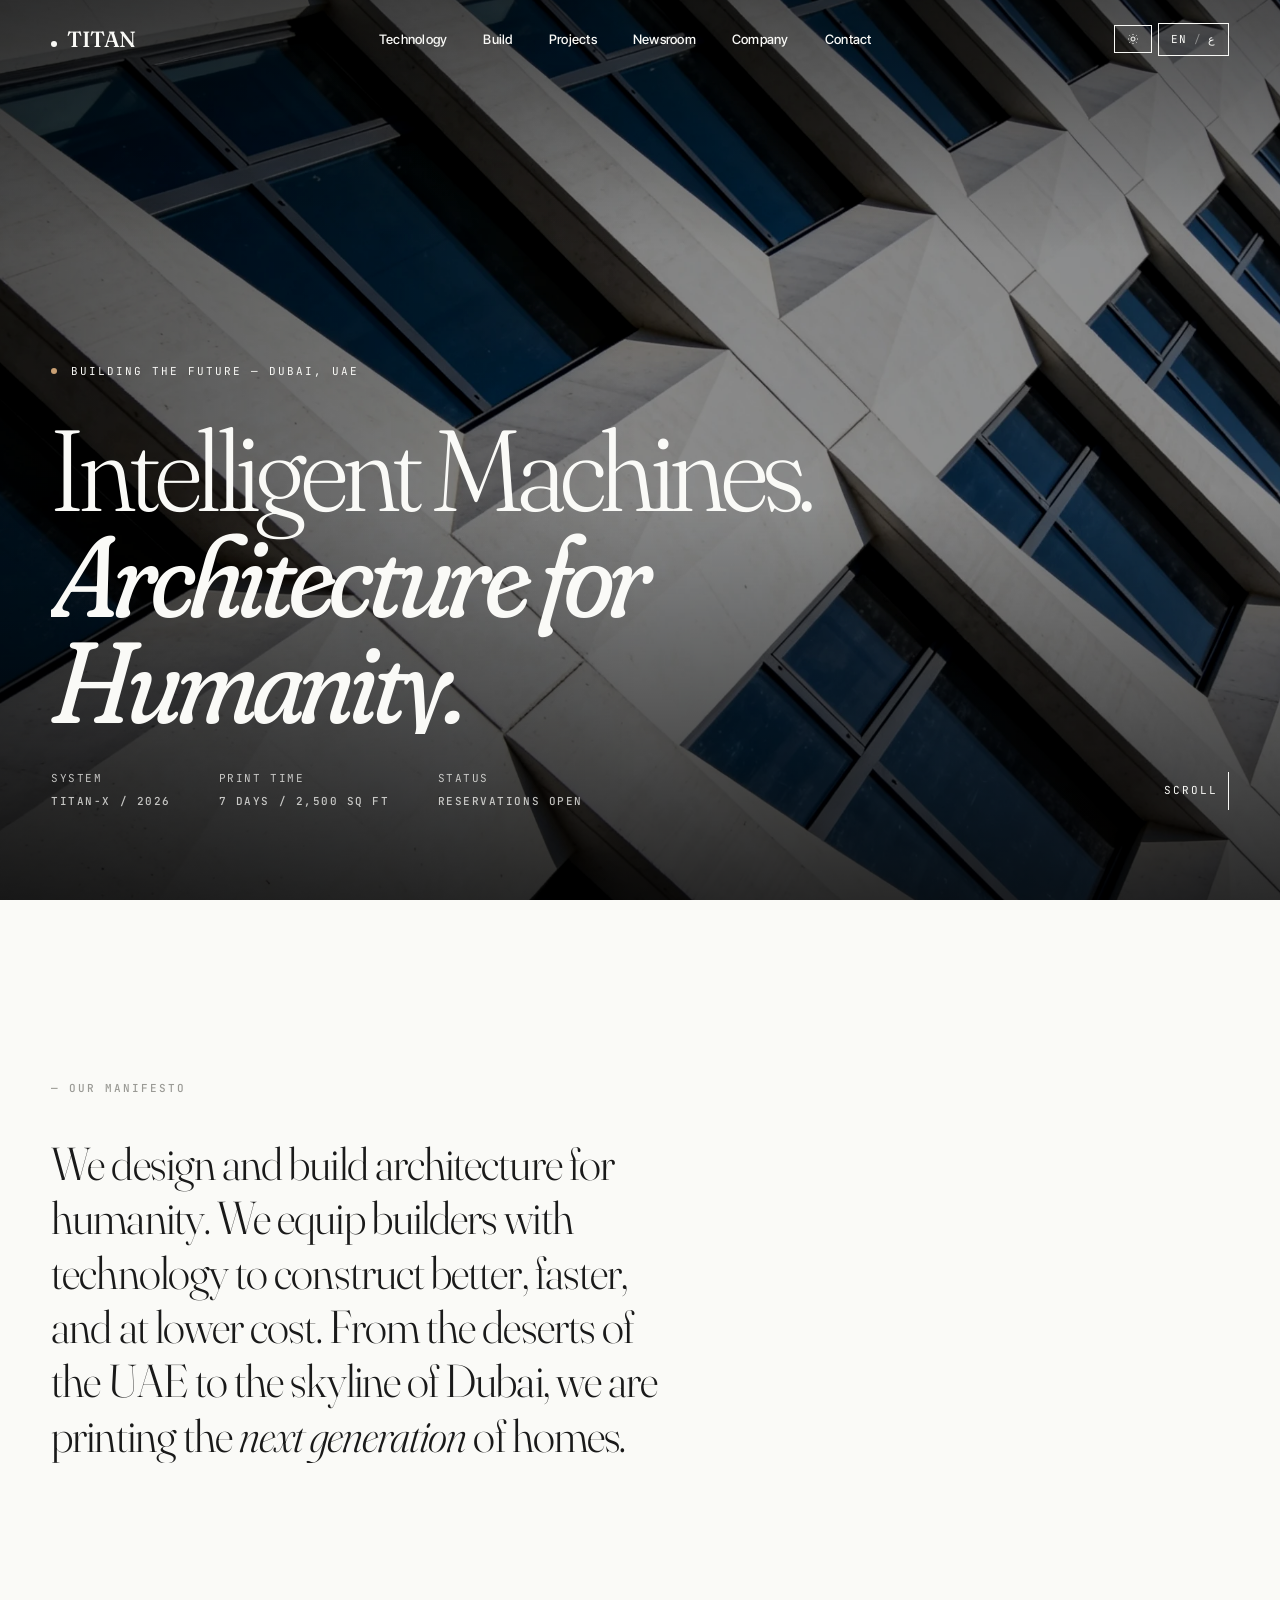
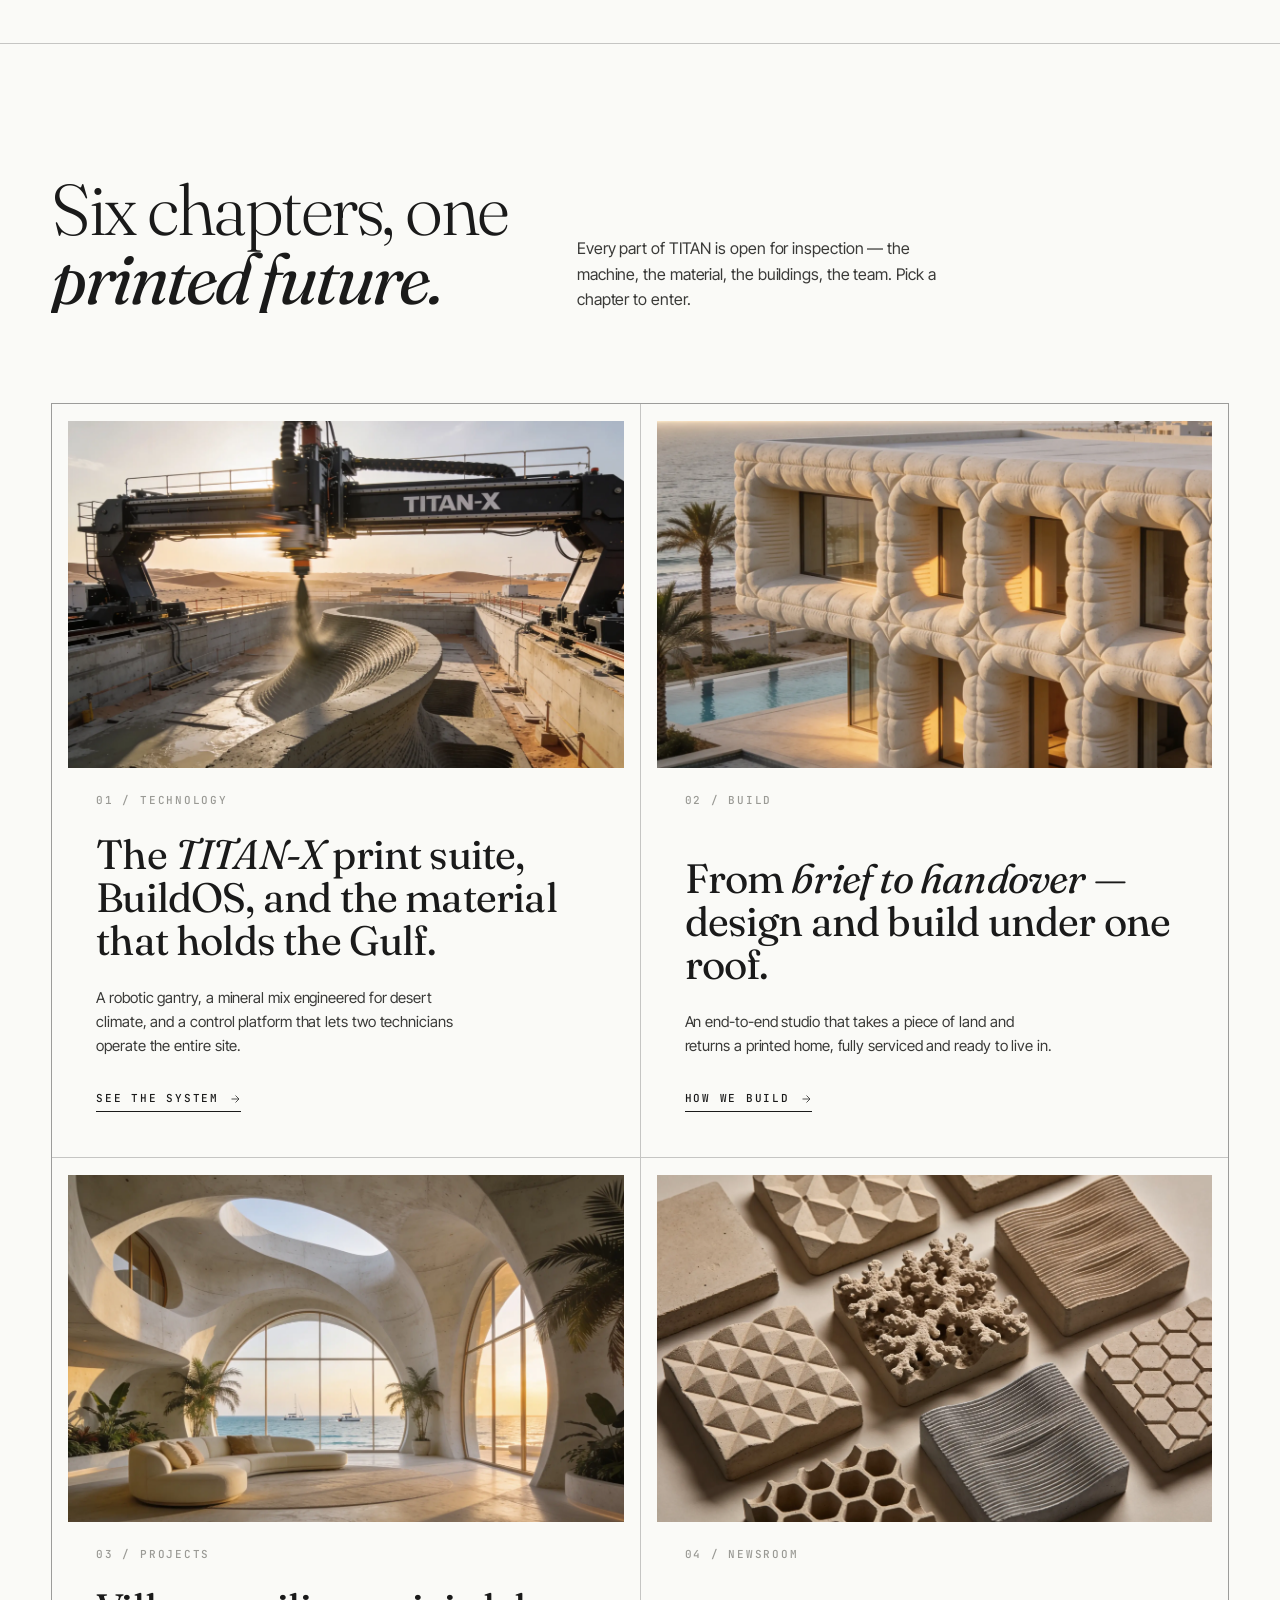
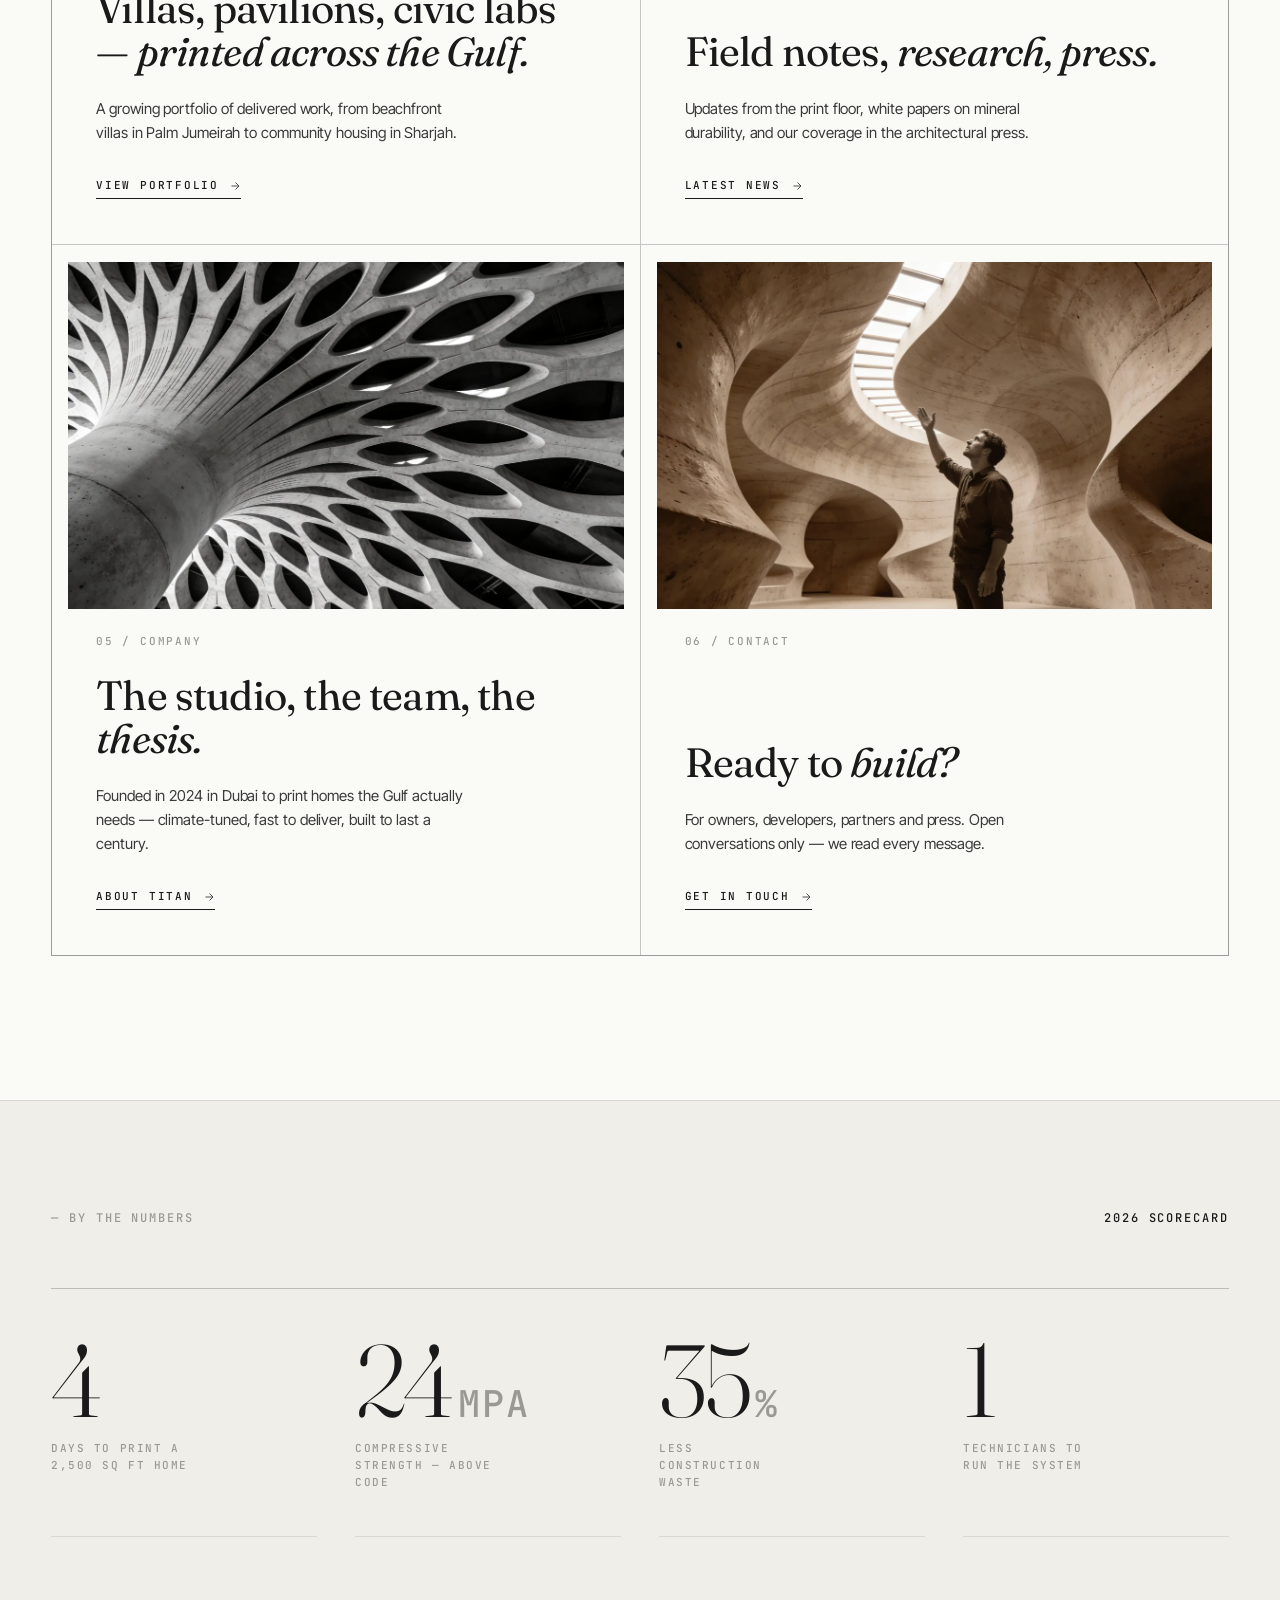
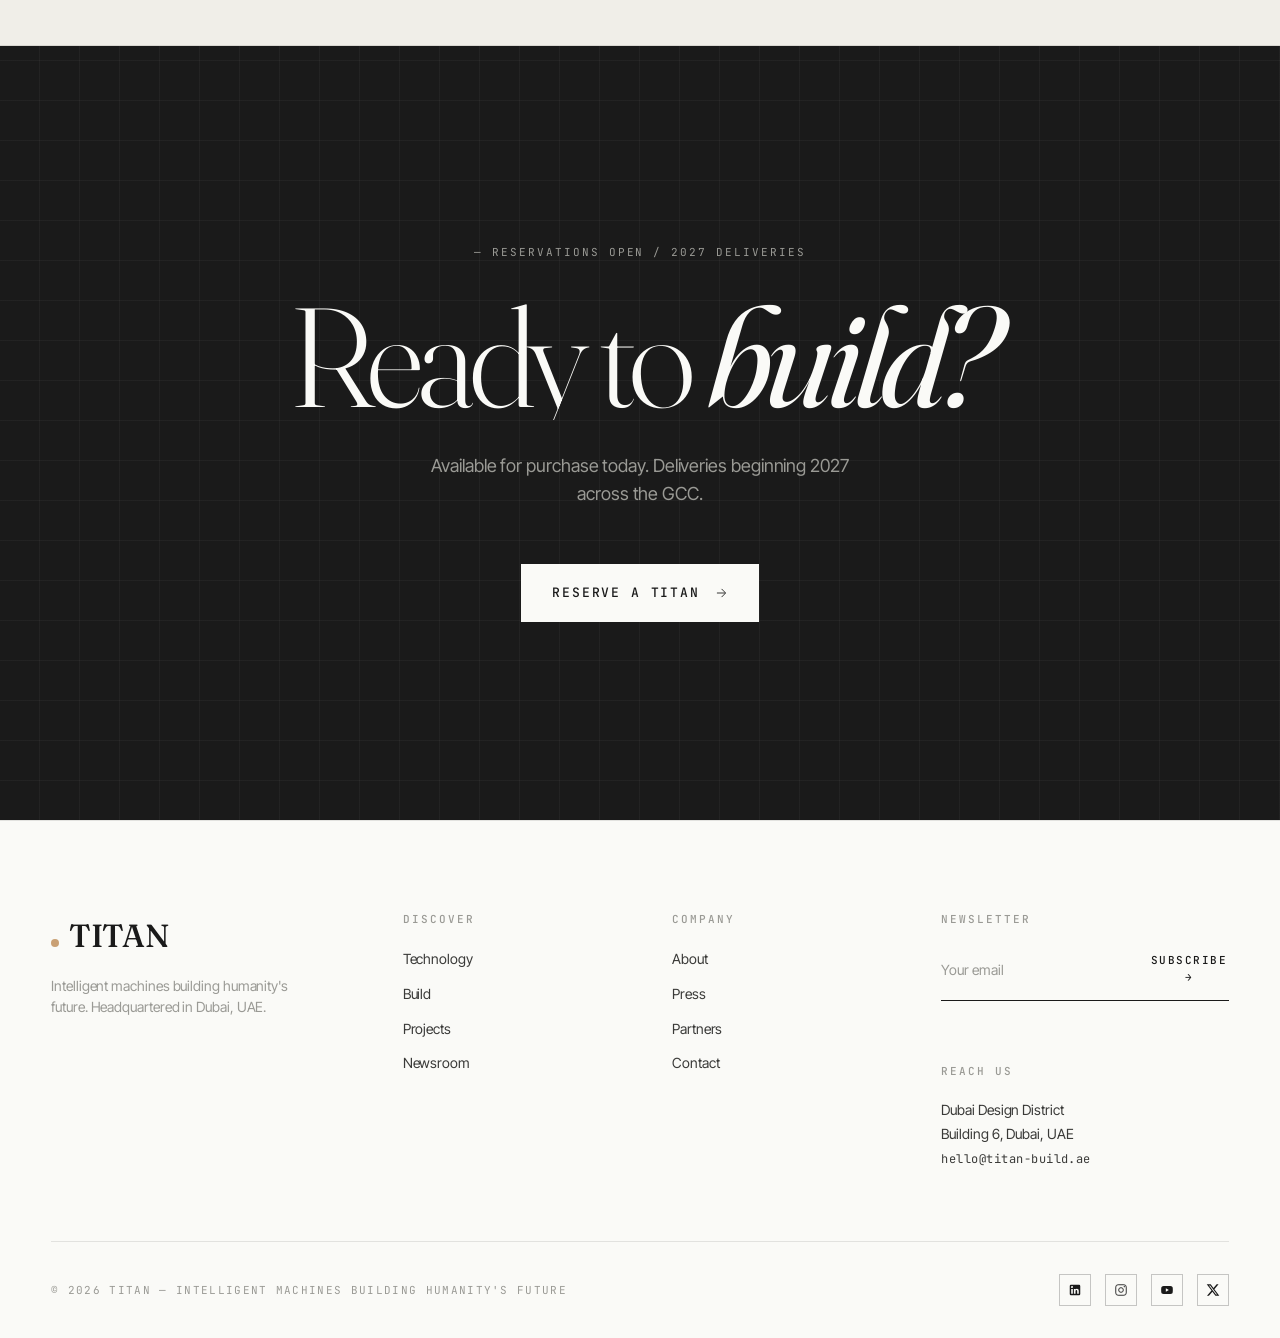
<file: index.html>
<!doctype html>
<html lang="en" dir="ltr">
<head>
<meta charset="utf-8">
<meta name="viewport" content="width=device-width,initial-scale=1">
<title>TITAN — Intelligent Machines for Architecture, Dubai</title>
<meta name="description" content="TITAN designs and prints intelligent architecture for the Gulf. Robotic construction, mineral materials, delivered in days.">
<link rel="preconnect" href="https://fonts.googleapis.com">
<link rel="preconnect" href="https://fonts.gstatic.com" crossorigin>
<link href="https://fonts.googleapis.com/css2?family=Fraunces:opsz,wght@9..144,300;9..144,400;9..144,500;9..144,600&family=Inter+Tight:wght@300;400;500;600;700&family=JetBrains+Mono:wght@400;500&family=Noto+Naskh+Arabic:wght@400;500;600;700&display=swap" rel="stylesheet">
<link rel="stylesheet" href="assets/shared.css">
<style>
/* HOME-SPECIFIC */
.hero{
  position:relative;
  height:100vh;min-height:680px;
  overflow:hidden;
  background:#0A0A0A;
  color:#FAFAF7;
}
.hero-media{position:absolute;inset:0;z-index:1;overflow:hidden}
.hero-media img{
  width:100%;height:100%;object-fit:cover;
  transform:scale(1.04);
  transition:transform 14s linear;
  filter:brightness(0.55) contrast(1.05);
}
.hero.is-loaded .hero-media img{transform:scale(1.12)}
.hero-media::after{
  content:"";position:absolute;inset:0;pointer-events:none;
  background:
    linear-gradient(180deg, rgba(0,0,0,0.45) 0%, rgba(0,0,0,0) 28%, rgba(0,0,0,0) 55%, rgba(0,0,0,0.7) 100%),
    linear-gradient(90deg, rgba(0,0,0,0.4) 0%, rgba(0,0,0,0) 50%);
  z-index:2;
}
.hero-content{
  position:relative;z-index:3;height:100%;
  max-width:var(--maxw);margin:0 auto;
  padding:0 var(--pad-x);
  display:flex;flex-direction:column;justify-content:flex-end;
  padding-bottom:clamp(60px,10vh,100px);
}
.hero-eyebrow{
  display:flex;align-items:center;gap:14px;
  margin-bottom:clamp(20px,4vh,40px);opacity:0.85;
}
.hero-eyebrow .dot{
  width:6px;height:6px;border-radius:50%;background:#C9A074;
  animation:pulse 2.4s var(--ease) infinite;
}
@keyframes pulse{0%,100%{opacity:1;transform:scale(1)}50%{opacity:0.4;transform:scale(0.8)}}
.hero-headline{
  font-size:clamp(48px,9vw,140px);
  font-weight:300;letter-spacing:-0.045em;line-height:0.92;
  max-width:14ch;margin-bottom:clamp(24px,4vh,40px);
  font-variation-settings:"opsz" 144,"SOFT" 50;
}
.hero-headline em{font-style:italic;font-weight:400;font-variation-settings:"opsz" 144,"SOFT" 100}
.hero-foot{display:flex;justify-content:space-between;align-items:flex-end;gap:20px;flex-wrap:wrap}
.hero-meta{display:flex;gap:clamp(20px,4vw,48px);font-family:var(--font-mono);font-size:11px;text-transform:uppercase;letter-spacing:0.14em;opacity:0.75}
.hero-meta-item{display:flex;flex-direction:column;gap:6px}
.hero-meta-item b{color:#FAFAF7;font-weight:500;opacity:1}
.scroll-cue{font-family:var(--font-mono);font-size:11px;text-transform:uppercase;letter-spacing:0.18em;opacity:0.6;display:flex;align-items:center;gap:10px}
.scroll-cue::after{content:"";width:1px;height:38px;background:currentColor;animation:scrollLine 2.2s var(--ease) infinite;transform-origin:top}
@keyframes scrollLine{0%{transform:scaleY(0);transform-origin:top}50%{transform:scaleY(1);transform-origin:top}51%{transform:scaleY(1);transform-origin:bottom}100%{transform:scaleY(0);transform-origin:bottom}}

/* INTRO STATEMENT */
.intro{padding:clamp(120px,20vh,200px) var(--pad-x);max-width:var(--maxw);margin:0 auto}
.intro-text{
  font-family:var(--font-display);font-weight:300;
  font-size:clamp(28px,3.6vw,52px);
  line-height:1.18;letter-spacing:-0.02em;
  max-width:24ch;
  font-variation-settings:"opsz" 144;
}
.intro-text em{font-style:italic;color:var(--ink)}
html[lang="ar"] .intro-text{font-family:var(--font-ar);font-weight:400;line-height:1.55;letter-spacing:0}

/* NAV CARDS — overview of all sections */
.nav-cards{padding:clamp(60px,10vh,120px) var(--pad-x) clamp(120px,16vh,200px);max-width:var(--maxw);margin:0 auto}
.nav-cards-head{display:grid;grid-template-columns:1fr 1.4fr;gap:60px;align-items:end;margin-bottom:clamp(60px,10vh,90px)}
@media (max-width:880px){.nav-cards-head{grid-template-columns:1fr;gap:24px}}
.nav-cards-grid{display:grid;grid-template-columns:repeat(2,1fr);gap:1px;background:var(--line-strong);border:1px solid var(--line-strong)}
@media (max-width:880px){.nav-cards-grid{grid-template-columns:1fr}}
.nav-card{
  display:block;background:var(--bg);
  padding:clamp(36px,5vh,56px) clamp(28px,4vw,44px);
  min-height:380px;
  display:flex;flex-direction:column;gap:24px;
  position:relative;overflow:hidden;
  transition:background .4s var(--ease);
}
.nav-card:hover{background:var(--bg-2)}
.nav-card-img{
  aspect-ratio:16/10;overflow:hidden;background:var(--bg-3);
  margin:0 -28px;margin-top:-28px;
}
.nav-card-img img{width:100%;height:100%;object-fit:cover;transition:transform 1.4s var(--ease)}
.nav-card:hover .nav-card-img img{transform:scale(1.04)}
.nav-card-num{font-family:var(--font-mono);font-size:11px;letter-spacing:0.16em;color:var(--muted);font-weight:500;text-transform:uppercase}
.nav-card h3{
  font-family:var(--font-display);font-weight:400;
  font-size:clamp(28px,3.2vw,42px);line-height:1.05;letter-spacing:-0.02em;
  margin-top:auto;
}
.nav-card h3 em{font-style:italic}
.nav-card p{font-size:15px;color:var(--ink-soft);line-height:1.6;max-width:42ch}
.nav-card .go{
  display:inline-flex;align-items:center;gap:10px;
  font-family:var(--font-mono);font-size:11px;letter-spacing:0.16em;
  font-weight:500;text-transform:uppercase;
  border-bottom:1px solid var(--ink);padding-bottom:4px;
  align-self:flex-start;margin-top:8px;
  transition:gap .3s var(--ease);
}
.nav-card:hover .go{gap:16px}
.nav-card .go svg{width:12px;height:12px}
html[dir="rtl"] .nav-card .go svg{transform:scaleX(-1)}

/* STATS BAND */
.stats-band{
  padding:clamp(80px,12vh,140px) var(--pad-x);
  background:var(--bg-2);
  border-top:1px solid var(--line);
  border-bottom:1px solid var(--line);
}
.stats-inner{max-width:var(--maxw);margin:0 auto}
.stats-row{display:grid;grid-template-columns:repeat(4,1fr);gap:clamp(20px,3vw,60px);border-top:1px solid var(--line-strong)}
@media (max-width:880px){.stats-row{grid-template-columns:repeat(2,1fr)}}
.stat-cell{padding:clamp(36px,5vh,56px) 0;border-bottom:1px solid var(--line)}
.stat-num{
  font-family:var(--font-display);font-weight:300;
  font-size:clamp(56px,8vw,108px);line-height:0.9;letter-spacing:-0.04em;
  margin-bottom:14px;display:flex;align-items:baseline;gap:6px;
}
.stat-num .unit{font-size:0.36em;font-family:var(--font-mono);font-weight:500;letter-spacing:0.06em;color:var(--muted);text-transform:uppercase}
.stat-label{font-family:var(--font-mono);font-size:11px;letter-spacing:0.14em;text-transform:uppercase;color:var(--muted);max-width:20ch;font-weight:500}

/* CTA BAND */
.cta-band{
  padding:clamp(120px,22vh,240px) var(--pad-x);
  background:var(--ink);color:var(--bg);
  text-align:center;position:relative;overflow:hidden;
}
.cta-band::before{
  content:"";position:absolute;inset:0;pointer-events:none;
  background-image:
    repeating-linear-gradient(0deg, transparent 0 39px, rgba(244,242,237,0.04) 39px 40px),
    repeating-linear-gradient(90deg, transparent 0 39px, rgba(244,242,237,0.04) 39px 40px);
}
.cta-inner{position:relative;z-index:2;max-width:var(--maxw);margin:0 auto}
.cta-eyebrow{font-family:var(--font-mono);font-size:11px;letter-spacing:0.18em;text-transform:uppercase;color:var(--muted);margin-bottom:32px}
.cta-band h2{
  font-family:var(--font-display);font-weight:300;
  font-size:clamp(56px,11vw,160px);line-height:0.9;letter-spacing:-0.045em;
  margin-bottom:32px;font-variation-settings:"opsz" 144;
}
.cta-band h2 em{font-style:italic;font-weight:400}
.cta-band p{font-size:18px;color:var(--muted);max-width:42ch;margin:0 auto 56px;line-height:1.55}
.cta-band .btn{background:var(--bg);color:var(--ink);border-color:var(--bg)}
.cta-band .btn:hover{background:transparent;color:var(--bg)}
</style>
</head>
<body>

<!-- NAV (shared structure) -->
<nav class="nav on-dark" id="nav">
  <a href="index.html" class="brand">
    <span class="brand-dot"></span>
    <span data-i18n="brand">TITAN</span>
  </a>
  <div class="nav-links">
    <a href="technology.html" data-i18n="nav.tech">Technology</a>
    <a href="build.html" data-i18n="nav.build">Build</a>
    <a href="projects.html" data-i18n="nav.projects">Projects</a>
    <a href="newsroom.html" data-i18n="nav.newsroom">Newsroom</a>
    <a href="company.html" data-i18n="nav.company">Company</a>
    <a href="contact.html" data-i18n="nav.contact">Contact</a>
  </div>
  <div class="nav-controls">
    <button class="ctl" id="themeToggle" aria-label="Toggle theme">
      <svg id="themeIcon" viewBox="0 0 24 24" fill="none" stroke="currentColor" stroke-width="2" style="width:12px;height:12px">
        <circle cx="12" cy="12" r="4"/>
        <path d="M12 2v2M12 20v2M4.93 4.93l1.41 1.41M17.66 17.66l1.41 1.41M2 12h2M20 12h2M4.93 19.07l1.41-1.41M17.66 6.34l1.41-1.41"/>
      </svg>
    </button>
    <button class="ctl" id="langToggle">
      <span id="langCurrent">EN</span><span style="opacity:.4">/</span><span id="langOther">ع</span>
    </button>
    <button class="ctl menu-btn" id="menuBtn"><span data-i18n="nav.menu">Menu</span></button>
  </div>
</nav>

<!-- MOBILE MENU -->
<div class="mobile-menu" id="mobileMenu">
  <div class="mobile-menu-top">
    <a href="index.html" class="brand"><span class="brand-dot"></span><span data-i18n="brand">TITAN</span></a>
    <button class="ctl" id="menuClose"><span data-i18n="nav.close">Close</span></button>
  </div>
  <nav class="mobile-menu-links">
    <a href="technology.html"><span class="num">01</span><span data-i18n="nav.tech">Technology</span></a>
    <a href="build.html"><span class="num">02</span><span data-i18n="nav.build">Build</span></a>
    <a href="projects.html"><span class="num">03</span><span data-i18n="nav.projects">Projects</span></a>
    <a href="newsroom.html"><span class="num">04</span><span data-i18n="nav.newsroom">Newsroom</span></a>
    <a href="company.html"><span class="num">05</span><span data-i18n="nav.company">Company</span></a>
    <a href="contact.html"><span class="num">06</span><span data-i18n="nav.contact">Contact</span></a>
  </nav>
</div>

<!-- HERO -->
<section class="hero" id="hero">
  <div class="hero-media">
    <img src="images/hero.webp" alt="">
  </div>
  <div class="hero-content">
    <div class="hero-eyebrow reveal">
      <span class="dot"></span>
      <span class="mono" style="font-size:11px;letter-spacing:0.18em;text-transform:uppercase" data-i18n="home.hero.eyebrow">Building the Future — Dubai, UAE</span>
    </div>
    <h1 class="hero-headline display reveal-line"><span data-i18n="home.hero.title">Intelligent Machines.<br><em>Architecture for Humanity.</em></span></h1>
    <div class="hero-foot">
      <div class="hero-meta">
        <div class="hero-meta-item reveal reveal-delay-1">
          <span data-i18n="home.hero.m1.label">SYSTEM</span>
          <b data-i18n="home.hero.m1.value">TITAN-X / 2026</b>
        </div>
        <div class="hero-meta-item reveal reveal-delay-2">
          <span data-i18n="home.hero.m2.label">PRINT TIME</span>
          <b data-i18n="home.hero.m2.value">7 DAYS / 2,500 SQ FT</b>
        </div>
        <div class="hero-meta-item reveal reveal-delay-3">
          <span data-i18n="home.hero.m3.label">STATUS</span>
          <b data-i18n="home.hero.m3.value">RESERVATIONS OPEN</b>
        </div>
      </div>
      <div class="scroll-cue reveal reveal-delay-4">
        <span data-i18n="home.hero.scroll">Scroll</span>
      </div>
    </div>
  </div>
</section>

<!-- INTRO STATEMENT -->
<section class="intro">
  <div class="reveal" style="margin-bottom:40px">
    <div class="eyebrow" data-i18n="home.intro.eyebrow">— OUR MANIFESTO</div>
  </div>
  <p class="intro-text reveal-line">
    <span data-i18n="home.intro.body">We design and build architecture for humanity. We equip builders with technology to construct better, faster, and at lower cost. From the deserts of the UAE to the skyline of Dubai, we are printing the <em>next generation</em> of homes.</span>
  </p>
</section>

<div class="divider"></div>

<!-- SECTION OVERVIEW CARDS -->
<section class="nav-cards">
  <div class="nav-cards-head">
    <div>
      <div class="eyebrow reveal" style="margin-bottom:24px" data-i18n="home.cards.num">— EXPLORE THE WORK</div>
      <h2 class="section-title reveal-line"><span data-i18n="home.cards.title">Six chapters, one <em>printed future.</em></span></h2>
    </div>
    <div class="reveal reveal-delay-1" style="max-width:42ch;align-self:flex-end">
      <p style="color:var(--ink-soft);font-size:16px;line-height:1.6" data-i18n="home.cards.desc">Every part of TITAN is open for inspection — the machine, the material, the buildings, the team. Pick a chapter to enter.</p>
    </div>
  </div>

  <div class="nav-cards-grid">
    <a href="technology.html" class="nav-card reveal">
      <div class="nav-card-img"><img src="images/system.webp" alt=""></div>
      <span class="nav-card-num">01 / <span data-i18n="nav.tech">Technology</span></span>
      <h3><span data-i18n="home.card1.title">The <em>TITAN-X</em> print suite, BuildOS, and the material that holds the Gulf.</span></h3>
      <p data-i18n="home.card1.desc">A robotic gantry, a mineral mix engineered for desert climate, and a control platform that lets two technicians operate the entire site.</p>
      <span class="go"><span data-i18n="home.card1.cta">See the System</span><svg viewBox="0 0 24 24" fill="none" stroke="currentColor" stroke-width="1.5"><path d="M5 12h14M13 5l7 7-7 7"/></svg></span>
    </a>

    <a href="build.html" class="nav-card reveal reveal-delay-1">
      <div class="nav-card-img"><img src="images/project_3.webp" alt=""></div>
      <span class="nav-card-num">02 / <span data-i18n="nav.build">Build</span></span>
      <h3><span data-i18n="home.card2.title">From <em>brief to handover</em> — design and build under one roof.</span></h3>
      <p data-i18n="home.card2.desc">An end-to-end studio that takes a piece of land and returns a printed home, fully serviced and ready to live in.</p>
      <span class="go"><span data-i18n="home.card2.cta">How We Build</span><svg viewBox="0 0 24 24" fill="none" stroke="currentColor" stroke-width="1.5"><path d="M5 12h14M13 5l7 7-7 7"/></svg></span>
    </a>

    <a href="projects.html" class="nav-card reveal reveal-delay-2">
      <div class="nav-card-img"><img src="images/project_2.webp" alt=""></div>
      <span class="nav-card-num">03 / <span data-i18n="nav.projects">Projects</span></span>
      <h3><span data-i18n="home.card3.title">Villas, pavilions, civic labs — <em>printed across the Gulf.</em></span></h3>
      <p data-i18n="home.card3.desc">A growing portfolio of delivered work, from beachfront villas in Palm Jumeirah to community housing in Sharjah.</p>
      <span class="go"><span data-i18n="home.card3.cta">View Portfolio</span><svg viewBox="0 0 24 24" fill="none" stroke="currentColor" stroke-width="1.5"><path d="M5 12h14M13 5l7 7-7 7"/></svg></span>
    </a>

    <a href="newsroom.html" class="nav-card reveal reveal-delay-3">
      <div class="nav-card-img"><img src="images/detail_2.webp" alt=""></div>
      <span class="nav-card-num">04 / <span data-i18n="nav.newsroom">Newsroom</span></span>
      <h3><span data-i18n="home.card4.title">Field notes, <em>research, press.</em></span></h3>
      <p data-i18n="home.card4.desc">Updates from the print floor, white papers on mineral durability, and our coverage in the architectural press.</p>
      <span class="go"><span data-i18n="home.card4.cta">Latest News</span><svg viewBox="0 0 24 24" fill="none" stroke="currentColor" stroke-width="1.5"><path d="M5 12h14M13 5l7 7-7 7"/></svg></span>
    </a>

    <a href="company.html" class="nav-card reveal reveal-delay-4">
      <div class="nav-card-img"><img src="images/project_5.webp" alt=""></div>
      <span class="nav-card-num">05 / <span data-i18n="nav.company">Company</span></span>
      <h3><span data-i18n="home.card5.title">The studio, the team, the <em>thesis.</em></span></h3>
      <p data-i18n="home.card5.desc">Founded in 2024 in Dubai to print homes the Gulf actually needs — climate-tuned, fast to deliver, built to last a century.</p>
      <span class="go"><span data-i18n="home.card5.cta">About TITAN</span><svg viewBox="0 0 24 24" fill="none" stroke="currentColor" stroke-width="1.5"><path d="M5 12h14M13 5l7 7-7 7"/></svg></span>
    </a>

    <a href="contact.html" class="nav-card reveal">
      <div class="nav-card-img"><img src="images/detail_3.webp" alt=""></div>
      <span class="nav-card-num">06 / <span data-i18n="nav.contact">Contact</span></span>
      <h3><span data-i18n="home.card6.title">Ready to <em>build?</em></span></h3>
      <p data-i18n="home.card6.desc">For owners, developers, partners and press. Open conversations only — we read every message.</p>
      <span class="go"><span data-i18n="home.card6.cta">Get in Touch</span><svg viewBox="0 0 24 24" fill="none" stroke="currentColor" stroke-width="1.5"><path d="M5 12h14M13 5l7 7-7 7"/></svg></span>
    </a>
  </div>
</section>

<!-- STATS BAND -->
<section class="stats-band">
  <div class="stats-inner">
    <div class="section-head" style="margin-bottom:60px">
      <span class="num reveal" data-i18n="home.stats.num">— BY THE NUMBERS</span>
      <span class="label reveal" data-i18n="home.stats.label">2026 SCORECARD</span>
    </div>
    <div class="stats-row" data-counters>
      <div class="stat-cell reveal">
        <div class="stat-num"><span class="counter" data-to="7">0</span></div>
        <div class="stat-label" data-i18n="home.stats.l1">Days to print a 2,500 sq ft home</div>
      </div>
      <div class="stat-cell reveal reveal-delay-1">
        <div class="stat-num"><span class="counter" data-to="40">0</span><span class="unit">MPa</span></div>
        <div class="stat-label" data-i18n="home.stats.l2">Compressive strength — above code</div>
      </div>
      <div class="stat-cell reveal reveal-delay-2">
        <div class="stat-num"><span class="counter" data-to="60">0</span><span class="unit">%</span></div>
        <div class="stat-label" data-i18n="home.stats.l3">Less construction waste</div>
      </div>
      <div class="stat-cell reveal reveal-delay-3">
        <div class="stat-num"><span class="counter" data-to="2">0</span></div>
        <div class="stat-label" data-i18n="home.stats.l4">Technicians to run the system</div>
      </div>
    </div>
  </div>
</section>

<!-- CTA -->
<section class="cta-band">
  <div class="cta-inner">
    <div class="cta-eyebrow reveal" data-i18n="home.cta.eyebrow">— RESERVATIONS OPEN / 2027 DELIVERIES</div>
    <h2 class="reveal-line"><span data-i18n="home.cta.title">Ready to <em>build?</em></span></h2>
    <p class="reveal reveal-delay-1" data-i18n="home.cta.desc">Available for purchase today. Deliveries beginning 2027 across the GCC.</p>
    <div class="reveal reveal-delay-2">
      <a href="contact.html" class="btn">
        <span data-i18n="home.cta.btn">Reserve a TITAN</span>
        <svg viewBox="0 0 24 24" fill="none" stroke="currentColor" stroke-width="1.5"><path d="M5 12h14M13 5l7 7-7 7"/></svg>
      </a>
    </div>
  </div>
</section>

<!-- FOOTER (shared structure) -->
<footer class="footer">
  <div class="footer-inner">
    <div class="footer-top">
      <div>
        <div class="footer-brand"><span class="brand-dot"></span><span data-i18n="brand">TITAN</span></div>
        <p class="footer-tagline" data-i18n="footer.tagline">Intelligent machines building humanity's future. Headquartered in Dubai, UAE.</p>
      </div>
      <div class="footer-col">
        <h4 data-i18n="footer.col1">Discover</h4>
        <ul>
          <li><a href="technology.html" data-i18n="footer.l1">Technology</a></li>
          <li><a href="build.html" data-i18n="footer.l2">Build</a></li>
          <li><a href="projects.html" data-i18n="footer.l3">Projects</a></li>
          <li><a href="newsroom.html" data-i18n="footer.l4">Newsroom</a></li>
        </ul>
      </div>
      <div class="footer-col">
        <h4 data-i18n="footer.col2">Company</h4>
        <ul>
          <li><a href="company.html" data-i18n="footer.l5">About</a></li>
          <li><a href="newsroom.html" data-i18n="footer.l6">Press</a></li>
          <li><a href="contact.html#partners" data-i18n="footer.l7">Partners</a></li>
          <li><a href="contact.html" data-i18n="footer.l8">Contact</a></li>
        </ul>
      </div>
      <div class="footer-col">
        <h4 data-i18n="footer.newsletter">Newsletter</h4>
        <form class="newsletter" id="newsletterForm">
          <input type="email" id="nlEmail" placeholder="Your email" data-i18n-attr="placeholder" data-i18n="footer.email">
          <button type="submit" data-i18n="footer.subscribe">Subscribe →</button>
        </form>
        <div class="newsletter-status" id="nlStatus"></div>
        <h4 style="margin-top:24px" data-i18n="footer.contact">Reach Us</h4>
        <p style="font-size:14px;color:var(--ink-soft);line-height:1.7">
          <span data-i18n="footer.addr">Dubai Design District<br>Building 6, Dubai, UAE</span><br>
          <span class="mono" style="font-size:12px">hello@titan-build.ae</span>
        </p>
      </div>
    </div>
    <div class="footer-bottom">
      <span class="footer-copy">© 2026 TITAN — <span data-i18n="footer.copy">INTELLIGENT MACHINES BUILDING HUMANITY'S FUTURE</span></span>
      <div class="footer-social">
        <a href="#" aria-label="LinkedIn"><svg viewBox="0 0 24 24" fill="currentColor"><path d="M19 3a2 2 0 0 1 2 2v14a2 2 0 0 1-2 2H5a2 2 0 0 1-2-2V5a2 2 0 0 1 2-2h14m-.5 15.5v-5.3a3.26 3.26 0 0 0-3.26-3.26c-.85 0-1.84.52-2.32 1.3v-1.11h-2.79v8.37h2.79v-4.93c0-.77.62-1.4 1.39-1.4a1.4 1.4 0 0 1 1.4 1.4v4.93h2.79M6.88 8.56a1.68 1.68 0 0 0 1.68-1.68c0-.93-.75-1.69-1.68-1.69a1.69 1.69 0 0 0-1.69 1.69c0 .93.76 1.68 1.69 1.68m1.39 9.94v-8.37H5.5v8.37h2.77z"/></svg></a>
        <a href="#" aria-label="Instagram"><svg viewBox="0 0 24 24" fill="none" stroke="currentColor" stroke-width="1.5"><rect x="3" y="3" width="18" height="18" rx="4"/><circle cx="12" cy="12" r="4"/><circle cx="17.5" cy="6.5" r="0.5" fill="currentColor"/></svg></a>
        <a href="#" aria-label="YouTube"><svg viewBox="0 0 24 24" fill="currentColor"><path d="M21.58 7.19c-.23-.86-.91-1.54-1.77-1.77C18.25 5 12 5 12 5s-6.25 0-7.81.42c-.86.23-1.54.91-1.77 1.77C2 8.75 2 12 2 12s0 3.25.42 4.81c.23.86.91 1.54 1.77 1.77C5.75 19 12 19 12 19s6.25 0 7.81-.42c.86-.23 1.54-.91 1.77-1.77C22 15.25 22 12 22 12s0-3.25-.42-4.81M10 15V9l5.2 3-5.2 3z"/></svg></a>
        <a href="#" aria-label="X"><svg viewBox="0 0 24 24" fill="currentColor"><path d="M18.244 2.25h3.308l-7.227 8.26 8.502 11.24H16.17l-5.214-6.817L4.99 21.75H1.68l7.73-8.835L1.254 2.25H8.08l4.713 6.231zm-1.161 17.52h1.833L7.084 4.126H5.117z"/></svg></a>
      </div>
    </div>
  </div>
</footer>

<script src="assets/i18n-shared.js"></script>
<script>
// HOME-page-specific i18n
Object.assign(window.I18N.en, {
  "home.hero.eyebrow":"Building the Future — Dubai, UAE",
  "home.hero.title":"Intelligent Machines.<br><em>Architecture for Humanity.</em>",
  "home.hero.m1.label":"SYSTEM","home.hero.m1.value":"TITAN-X / 2026",
  "home.hero.m2.label":"PRINT TIME","home.hero.m2.value":"7 DAYS / 2,500 SQ FT",
  "home.hero.m3.label":"STATUS","home.hero.m3.value":"RESERVATIONS OPEN",
  "home.hero.scroll":"Scroll",
  "home.intro.eyebrow":"— OUR MANIFESTO",
  "home.intro.body":"We design and build architecture for humanity. We equip builders with technology to construct better, faster, and at lower cost. From the deserts of the UAE to the skyline of Dubai, we are printing the <em>next generation</em> of homes.",
  "home.cards.num":"— EXPLORE THE WORK",
  "home.cards.title":"Six chapters, one <em>printed future.</em>",
  "home.cards.desc":"Every part of TITAN is open for inspection — the machine, the material, the buildings, the team. Pick a chapter to enter.",
  "home.card1.title":"The <em>TITAN-X</em> print suite, BuildOS, and the material that holds the Gulf.",
  "home.card1.desc":"A robotic gantry, a mineral mix engineered for desert climate, and a control platform that lets two technicians operate the entire site.",
  "home.card1.cta":"See the System",
  "home.card2.title":"From <em>brief to handover</em> — design and build under one roof.",
  "home.card2.desc":"An end-to-end studio that takes a piece of land and returns a printed home, fully serviced and ready to live in.",
  "home.card2.cta":"How We Build",
  "home.card3.title":"Villas, pavilions, civic labs — <em>printed across the Gulf.</em>",
  "home.card3.desc":"A growing portfolio of delivered work, from beachfront villas in Palm Jumeirah to community housing in Sharjah.",
  "home.card3.cta":"View Portfolio",
  "home.card4.title":"Field notes, <em>research, press.</em>",
  "home.card4.desc":"Updates from the print floor, white papers on mineral durability, and our coverage in the architectural press.",
  "home.card4.cta":"Latest News",
  "home.card5.title":"The studio, the team, the <em>thesis.</em>",
  "home.card5.desc":"Founded in 2024 in Dubai to print homes the Gulf actually needs — climate-tuned, fast to deliver, built to last a century.",
  "home.card5.cta":"About TITAN",
  "home.card6.title":"Ready to <em>build?</em>",
  "home.card6.desc":"For owners, developers, partners and press. Open conversations only — we read every message.",
  "home.card6.cta":"Get in Touch",
  "home.stats.num":"— BY THE NUMBERS",
  "home.stats.label":"2026 SCORECARD",
  "home.stats.l1":"Days to print a 2,500 sq ft home",
  "home.stats.l2":"Compressive strength — above code",
  "home.stats.l3":"Less construction waste",
  "home.stats.l4":"Technicians to run the system",
  "home.cta.eyebrow":"— RESERVATIONS OPEN / 2027 DELIVERIES",
  "home.cta.title":"Ready to <em>build?</em>",
  "home.cta.desc":"Available for purchase today. Deliveries beginning 2027 across the GCC.",
  "home.cta.btn":"Reserve a TITAN"
});
Object.assign(window.I18N.ar, {
  "home.hero.eyebrow":"نبني المستقبل — دبي، الإمارات",
  "home.hero.title":"آلاتٌ ذكيّة.<br><em>عمارةٌ للإنسانية.</em>",
  "home.hero.m1.label":"النظام","home.hero.m1.value":"تيتان-إكس / ٢٠٢٦",
  "home.hero.m2.label":"زمن الطباعة","home.hero.m2.value":"٧ أيام / ٢٥٠٠ قدم²",
  "home.hero.m3.label":"الحالة","home.hero.m3.value":"الحجوزات مفتوحة",
  "home.hero.scroll":"تمرير",
  "home.intro.eyebrow":"— بياننا",
  "home.intro.body":"نُصمّم ونبني عمارةً للإنسانية. ونُجهّز البنّائين بالتقنية لبناءٍ أفضل، وأسرع، وأقلّ تكلفة. من صحاري الإمارات إلى أفق دبي، نطبع <em>الجيل القادم</em> من المنازل.",
  "home.cards.num":"— استكشف العمل",
  "home.cards.title":"ستّة فصول، <em>مستقبلٌ مطبوع</em> واحد.",
  "home.cards.desc":"كل جزء من تيتان مفتوحٌ للتفقّد — الآلة، المادّة، المباني، الفريق. اختر فصلًا للدخول.",
  "home.card1.title":"مجموعة <em>تيتان-إكس</em> للطباعة، وBuildOS، والمادّة التي تحتمل الخليج.",
  "home.card1.desc":"رافعةٌ روبوتية، خلطةٌ معدنية مُهندَسة لمناخ الصحراء، ومنصّةٌ تتيح لفنّيَّين تشغيل الموقع كاملًا.",
  "home.card1.cta":"اطّلع على النظام",
  "home.card2.title":"من <em>الفكرة إلى التسليم</em> — تصميمٌ وبناءٌ تحت سقف واحد.",
  "home.card2.desc":"استوديوهٌ متكامل يأخذ قطعة أرض ويُعيدها منزلًا مطبوعًا، مُجهّزًا بالكامل وجاهزًا للسكن.",
  "home.card2.cta":"كيف نبني",
  "home.card3.title":"فلل، أجنحة، مختبرات مدنية — <em>مطبوعةٌ عبر الخليج.</em>",
  "home.card3.desc":"محفظةٌ متنامية من الأعمال المُسلَّمة، من فلل نخلة جميرا إلى الإسكان المجتمعي في الشارقة.",
  "home.card3.cta":"اطّلع على المعرض",
  "home.card4.title":"ملاحظات الميدان، <em>الأبحاث، الصحافة.</em>",
  "home.card4.desc":"تحديثاتٌ من أرض الطباعة، أوراقٌ بحثية حول متانة المعدن، وتغطيتنا في الصحافة المعمارية.",
  "home.card4.cta":"آخر الأخبار",
  "home.card5.title":"الاستوديو، الفريق، <em>الفكرة.</em>",
  "home.card5.desc":"تأسّست عام ٢٠٢٤ في دبي لطباعة منازل يحتاجها الخليج فعلًا — مُحسَّنة للمناخ، سريعة التسليم، مبنيةً لتدوم قرنًا.",
  "home.card5.cta":"عن تيتان",
  "home.card6.title":"جاهزٌ <em>للبناء؟</em>",
  "home.card6.desc":"للملّاك، المطوّرين، الشركاء والصحافة. محادثاتٌ مفتوحة فقط — نقرأ كل رسالة.",
  "home.card6.cta":"تواصل معنا",
  "home.stats.num":"— بالأرقام",
  "home.stats.label":"كشف ٢٠٢٦",
  "home.stats.l1":"يومًا لطباعة منزل ٢٥٠٠ قدم²",
  "home.stats.l2":"قوة الانضغاط — فوق الكود",
  "home.stats.l3":"أقلّ من نفايات البناء",
  "home.stats.l4":"فنّيًّا لتشغيل النظام",
  "home.cta.eyebrow":"— الحجوزات مفتوحة / تسليم ٢٠٢٧",
  "home.cta.title":"جاهزٌ <em>للبناء؟</em>",
  "home.cta.desc":"متاحٌ للشراء اليوم. التسليمات تبدأ ٢٠٢٧ عبر الخليج.",
  "home.cta.btn":"احجز تيتان"
});
// hero zoom on load
requestAnimationFrame(()=>document.getElementById('hero').classList.add('is-loaded'));
</script>
<script src="assets/shared.js"></script>
</body>
</html>
</file>
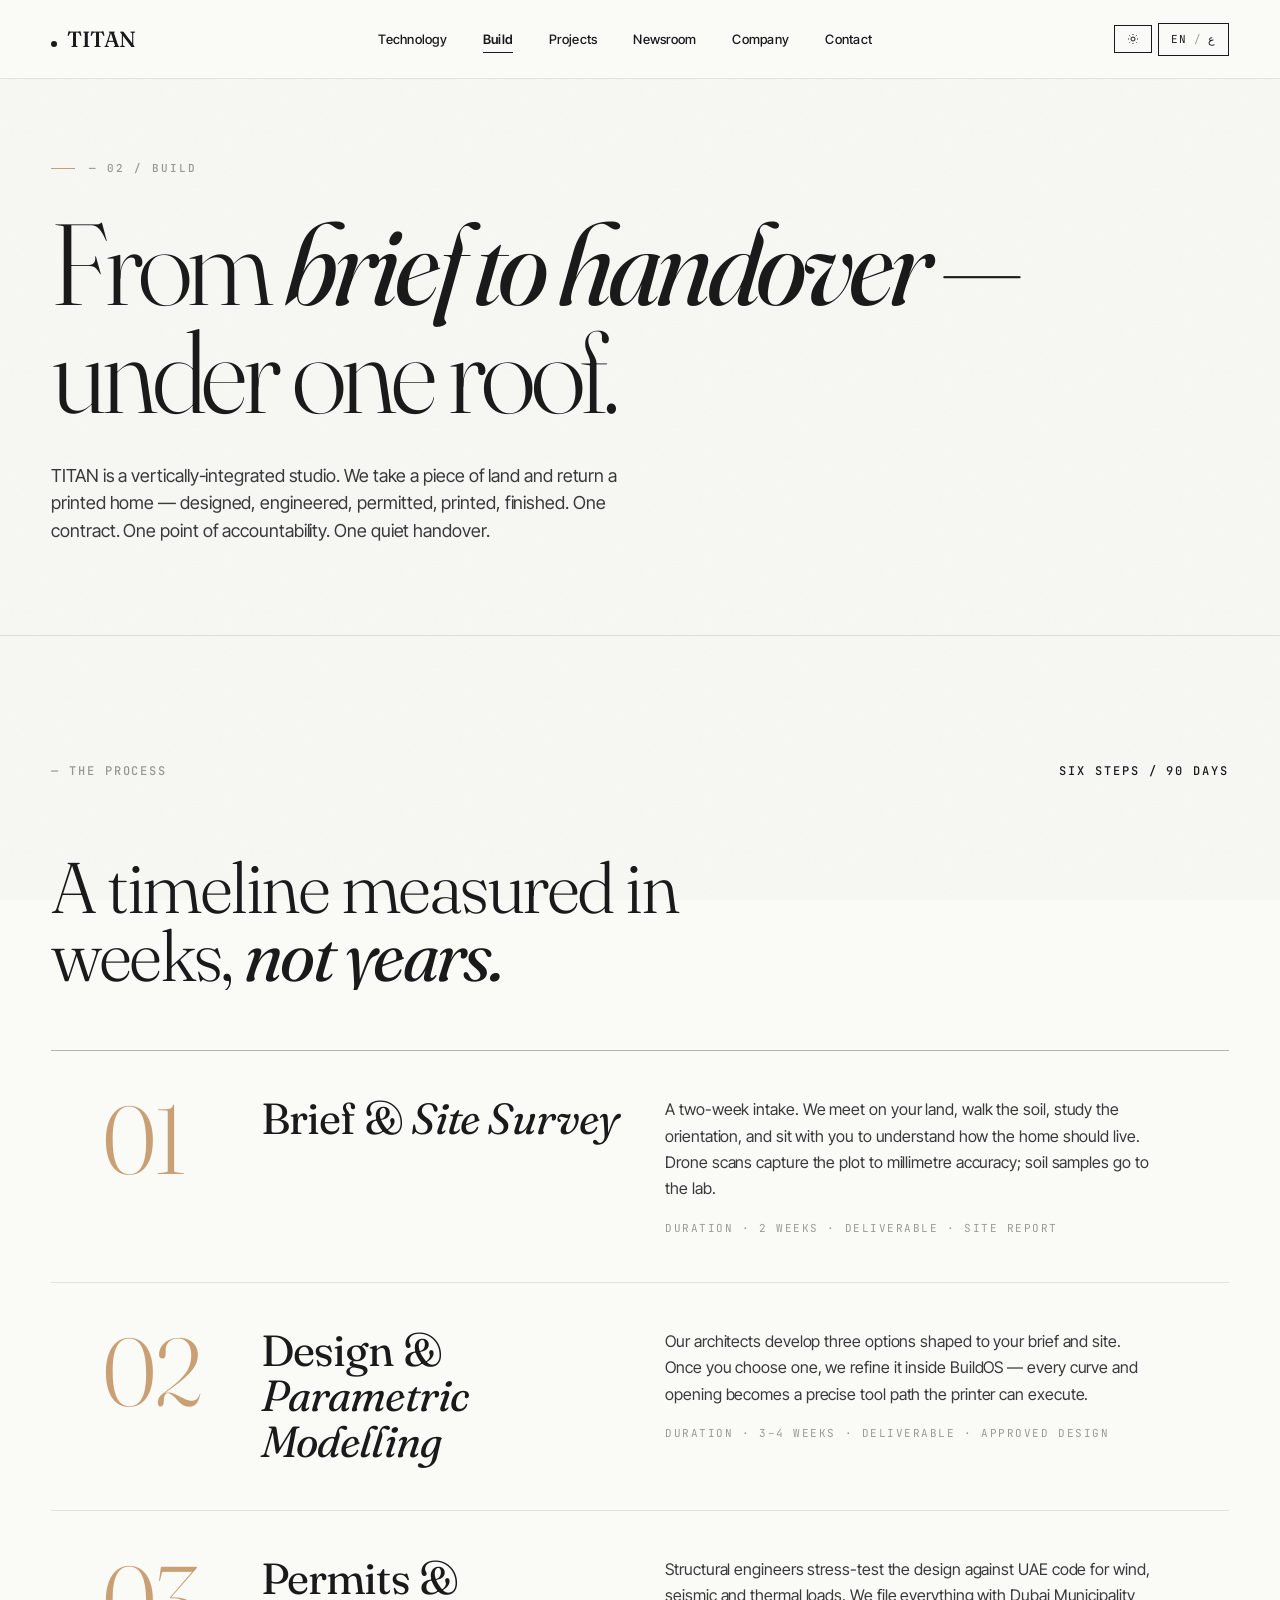
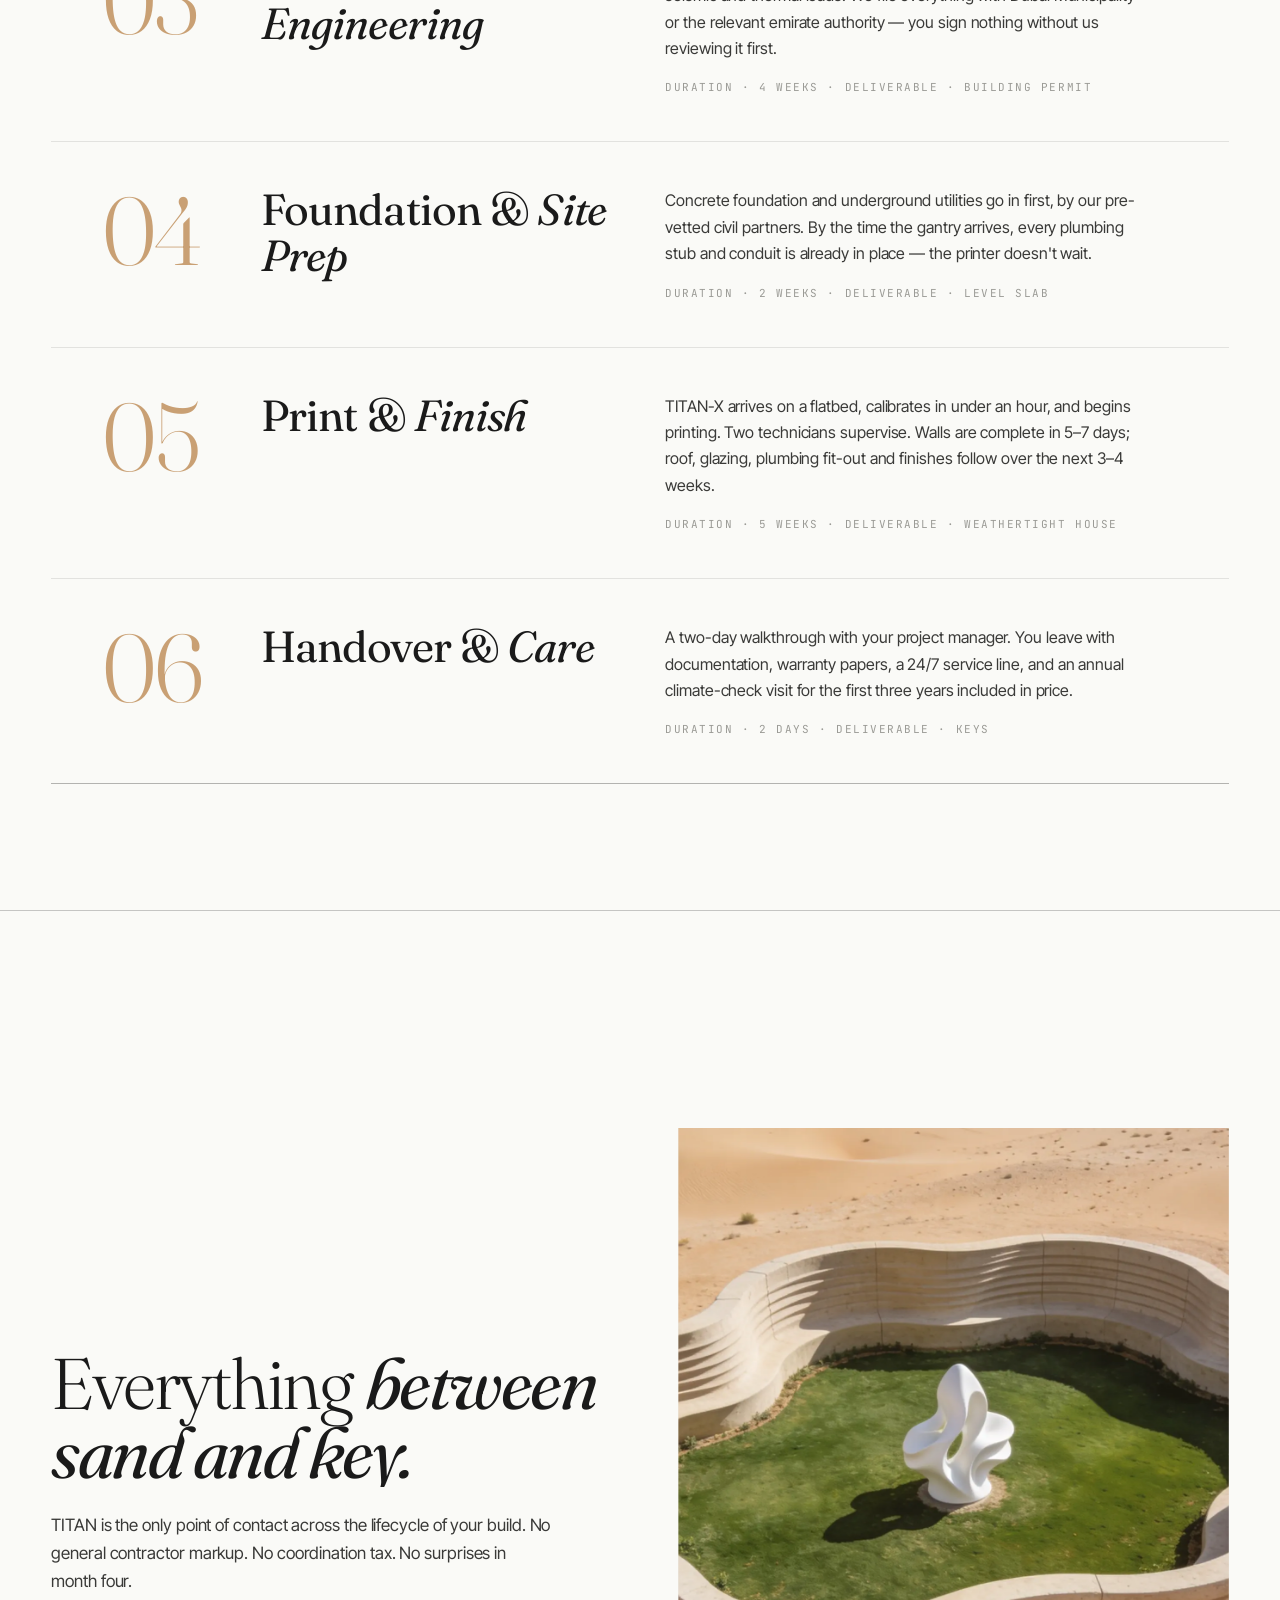
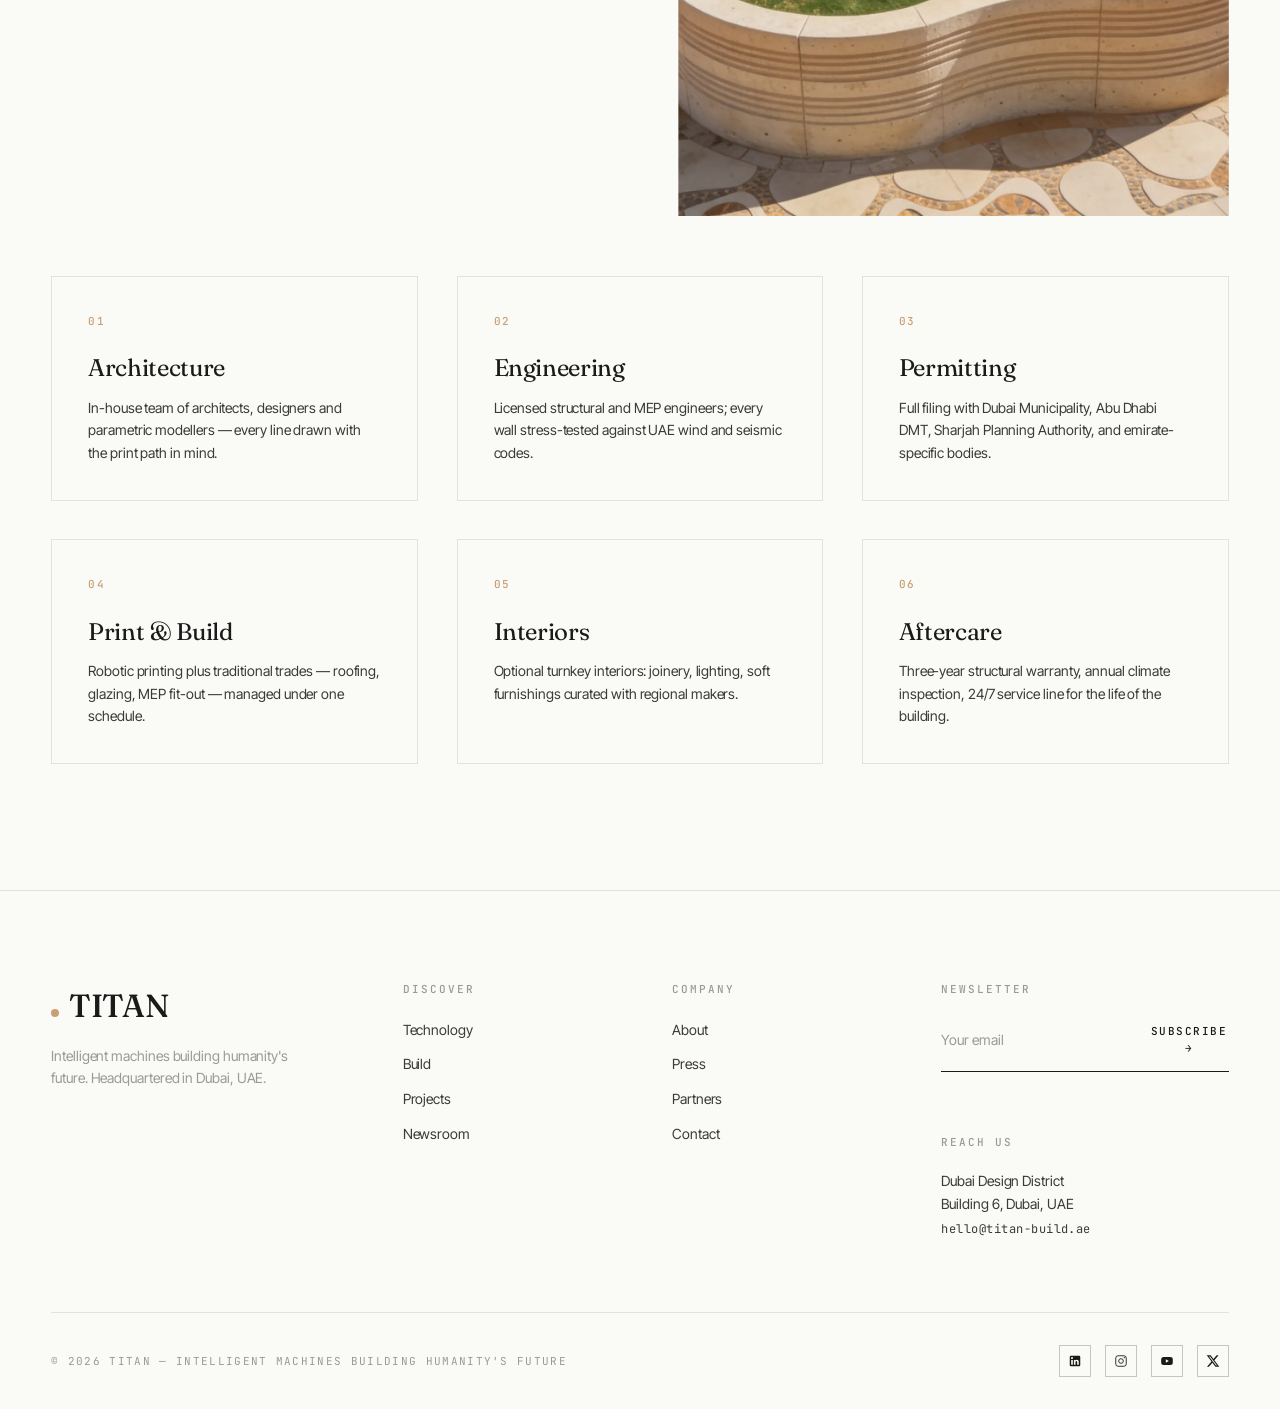
<file: build.html>
<!doctype html>
<html lang="en" dir="ltr">
<head>
<meta charset="utf-8">
<meta name="viewport" content="width=device-width,initial-scale=1">
<title>Build — TITAN</title>
<meta name="description" content="From brief to handover: design and build with TITAN — one team, one process.">
<link rel="preconnect" href="https://fonts.googleapis.com"><link rel="preconnect" href="https://fonts.gstatic.com" crossorigin>
<link href="https://fonts.googleapis.com/css2?family=Fraunces:opsz,wght@9..144,300;9..144,400;9..144,500;9..144,600&family=Inter+Tight:wght@300;400;500;600;700&family=JetBrains+Mono:wght@400;500&family=Noto+Naskh+Arabic:wght@400;500;600;700&display=swap" rel="stylesheet">
<link rel="stylesheet" href="assets/shared.css">
<style>
.process-steps{display:grid;grid-template-columns:1fr;gap:1px;background:var(--line);border-top:1px solid var(--line-strong);border-bottom:1px solid var(--line-strong);margin-top:60px}
.step{background:var(--bg);padding:clamp(40px,5vh,64px) clamp(28px,4vw,56px);display:grid;grid-template-columns:120px 1fr 1.4fr;gap:clamp(20px,3vw,60px);align-items:start;transition:background .4s var(--ease)}
.step:hover{background:var(--bg-2)}
@media (max-width:880px){.step{grid-template-columns:1fr;gap:18px}}
.step-num{font-family:var(--font-display);font-weight:300;font-size:clamp(56px,8vw,96px);line-height:0.9;letter-spacing:-0.04em;color:var(--warm)}
.step-title{font-family:var(--font-display);font-weight:400;font-size:clamp(28px,3.4vw,44px);line-height:1.05;letter-spacing:-0.02em}
.step-title em{font-style:italic}
.step-body p{font-size:16px;color:var(--ink-soft);line-height:1.65;margin-bottom:14px;max-width:54ch}
.step-meta{font-family:var(--font-mono);font-size:11px;letter-spacing:0.14em;text-transform:uppercase;color:var(--muted);margin-top:18px}
.services-grid{display:grid;grid-template-columns:repeat(3,1fr);gap:clamp(20px,3vw,40px);margin-top:60px}
@media (max-width:880px){.services-grid{grid-template-columns:1fr}}
.service{padding:36px;border:1px solid var(--line);background:var(--bg);transition:border-color .3s,background .3s}
.service:hover{border-color:var(--line-strong);background:var(--bg-2)}
.service-num{font-family:var(--font-mono);font-size:11px;letter-spacing:0.14em;color:var(--warm);margin-bottom:24px;font-weight:500}
.service h3{font-family:var(--font-display);font-weight:400;font-size:24px;letter-spacing:-0.015em;margin-bottom:14px;line-height:1.2}
.service p{font-size:14px;color:var(--ink-soft);line-height:1.6}
.dual{display:grid;grid-template-columns:1fr 1fr;gap:clamp(40px,6vw,80px);align-items:center}
@media (max-width:880px){.dual{grid-template-columns:1fr}}
.dual-img{aspect-ratio:4/5;overflow:hidden;background:var(--bg-2)}
.dual-img img{width:100%;height:100%;object-fit:cover}
</style>
</head>
<body data-nav-solid>

<nav class="nav" id="nav">
  <a href="index.html" class="brand"><span class="brand-dot"></span><span data-i18n="brand">TITAN</span></a>
  <div class="nav-links">
    <a href="technology.html" data-i18n="nav.tech">Technology</a>
    <a href="build.html" data-i18n="nav.build">Build</a>
    <a href="projects.html" data-i18n="nav.projects">Projects</a>
    <a href="newsroom.html" data-i18n="nav.newsroom">Newsroom</a>
    <a href="company.html" data-i18n="nav.company">Company</a>
    <a href="contact.html" data-i18n="nav.contact">Contact</a>
  </div>
  <div class="nav-controls">
    <button class="ctl" id="themeToggle"><svg id="themeIcon" viewBox="0 0 24 24" fill="none" stroke="currentColor" stroke-width="2" style="width:12px;height:12px"><circle cx="12" cy="12" r="4"/><path d="M12 2v2M12 20v2M4.93 4.93l1.41 1.41M17.66 17.66l1.41 1.41M2 12h2M20 12h2M4.93 19.07l1.41-1.41M17.66 6.34l1.41-1.41"/></svg></button>
    <button class="ctl" id="langToggle"><span id="langCurrent">EN</span><span style="opacity:.4">/</span><span id="langOther">ع</span></button>
    <button class="ctl menu-btn" id="menuBtn"><span data-i18n="nav.menu">Menu</span></button>
  </div>
</nav>

<div class="mobile-menu" id="mobileMenu">
  <div class="mobile-menu-top">
    <a href="index.html" class="brand"><span class="brand-dot"></span><span data-i18n="brand">TITAN</span></a>
    <button class="ctl" id="menuClose"><span data-i18n="nav.close">Close</span></button>
  </div>
  <nav class="mobile-menu-links">
    <a href="technology.html"><span class="num">01</span><span data-i18n="nav.tech">Technology</span></a>
    <a href="build.html"><span class="num">02</span><span data-i18n="nav.build">Build</span></a>
    <a href="projects.html"><span class="num">03</span><span data-i18n="nav.projects">Projects</span></a>
    <a href="newsroom.html"><span class="num">04</span><span data-i18n="nav.newsroom">Newsroom</span></a>
    <a href="company.html"><span class="num">05</span><span data-i18n="nav.company">Company</span></a>
    <a href="contact.html"><span class="num">06</span><span data-i18n="nav.contact">Contact</span></a>
  </nav>
</div>

<section class="page-hero">
  <div class="page-hero-eyebrow reveal" data-i18n="build.eyebrow">— 02 / BUILD</div>
  <h1 class="reveal-line"><span data-i18n="build.title">From <em>brief to handover</em> — under one roof.</span></h1>
  <p class="page-hero-lede reveal reveal-delay-1" data-i18n="build.lede">TITAN is a vertically-integrated studio. We take a piece of land and return a printed home — designed, engineered, permitted, printed, finished. One contract. One point of accountability. One quiet handover.</p>
</section>

<section class="section">
  <div class="section-head">
    <span class="num reveal" data-i18n="build.proc.num">— THE PROCESS</span>
    <span class="label reveal" data-i18n="build.proc.label">SIX STEPS / 90 DAYS</span>
  </div>
  <h2 class="section-title reveal-line" style="max-width:18ch"><span data-i18n="build.proc.h2">A timeline measured in weeks, <em>not years.</em></span></h2>

  <div class="process-steps">
    <div class="step reveal">
      <div class="step-num">01</div>
      <div class="step-title" data-i18n="build.s1.title">Brief &amp; <em>Site Survey</em></div>
      <div class="step-body">
        <p data-i18n="build.s1.p">A two-week intake. We meet on your land, walk the soil, study the orientation, and sit with you to understand how the home should live. Drone scans capture the plot to millimetre accuracy; soil samples go to the lab.</p>
        <div class="step-meta" data-i18n="build.s1.meta">DURATION · 2 WEEKS &nbsp;·&nbsp; DELIVERABLE · SITE REPORT</div>
      </div>
    </div>
    <div class="step reveal">
      <div class="step-num">02</div>
      <div class="step-title" data-i18n="build.s2.title">Design &amp; <em>Parametric Modelling</em></div>
      <div class="step-body">
        <p data-i18n="build.s2.p">Our architects develop three options shaped to your brief and site. Once you choose one, we refine it inside BuildOS — every curve and opening becomes a precise tool path the printer can execute.</p>
        <div class="step-meta" data-i18n="build.s2.meta">DURATION · 3–4 WEEKS &nbsp;·&nbsp; DELIVERABLE · APPROVED DESIGN</div>
      </div>
    </div>
    <div class="step reveal">
      <div class="step-num">03</div>
      <div class="step-title" data-i18n="build.s3.title">Permits &amp; <em>Engineering</em></div>
      <div class="step-body">
        <p data-i18n="build.s3.p">Structural engineers stress-test the design against UAE code for wind, seismic and thermal loads. We file everything with Dubai Municipality or the relevant emirate authority — you sign nothing without us reviewing it first.</p>
        <div class="step-meta" data-i18n="build.s3.meta">DURATION · 4 WEEKS &nbsp;·&nbsp; DELIVERABLE · BUILDING PERMIT</div>
      </div>
    </div>
    <div class="step reveal">
      <div class="step-num">04</div>
      <div class="step-title" data-i18n="build.s4.title">Foundation &amp; <em>Site Prep</em></div>
      <div class="step-body">
        <p data-i18n="build.s4.p">Concrete foundation and underground utilities go in first, by our pre-vetted civil partners. By the time the gantry arrives, every plumbing stub and conduit is already in place — the printer doesn't wait.</p>
        <div class="step-meta" data-i18n="build.s4.meta">DURATION · 2 WEEKS &nbsp;·&nbsp; DELIVERABLE · LEVEL SLAB</div>
      </div>
    </div>
    <div class="step reveal">
      <div class="step-num">05</div>
      <div class="step-title" data-i18n="build.s5.title">Print &amp; <em>Finish</em></div>
      <div class="step-body">
        <p data-i18n="build.s5.p">TITAN-X arrives on a flatbed, calibrates in under an hour, and begins printing. Two technicians supervise. Walls are complete in 5–7 days; roof, glazing, plumbing fit-out and finishes follow over the next 3–4 weeks.</p>
        <div class="step-meta" data-i18n="build.s5.meta">DURATION · 5 WEEKS &nbsp;·&nbsp; DELIVERABLE · WEATHERTIGHT HOUSE</div>
      </div>
    </div>
    <div class="step reveal">
      <div class="step-num">06</div>
      <div class="step-title" data-i18n="build.s6.title">Handover &amp; <em>Care</em></div>
      <div class="step-body">
        <p data-i18n="build.s6.p">A two-day walkthrough with your project manager. You leave with documentation, warranty papers, a 24/7 service line, and an annual climate-check visit for the first three years included in price.</p>
        <div class="step-meta" data-i18n="build.s6.meta">DURATION · 2 DAYS &nbsp;·&nbsp; DELIVERABLE · KEYS</div>
      </div>
    </div>
  </div>
</section>

<div class="divider"></div>

<section class="section">
  <div class="section-head">
    <span class="num reveal" data-i18n="build.svc.num">— SERVICES</span>
    <span class="label reveal" data-i18n="build.svc.label">SCOPE OF WORK</span>
  </div>
  <div class="dual">
    <div>
      <h2 class="section-title reveal-line"><span data-i18n="build.svc.h2">Everything <em>between sand and key.</em></span></h2>
      <p class="reveal reveal-delay-1" style="font-size:17px;color:var(--ink-soft);margin-top:24px;max-width:50ch;line-height:1.65" data-i18n="build.svc.desc">TITAN is the only point of contact across the lifecycle of your build. No general contractor markup. No coordination tax. No surprises in month four.</p>
    </div>
    <div class="dual-img reveal-img"><img src="images/project_4.webp" alt=""></div>
  </div>

  <div class="services-grid">
    <div class="service reveal"><div class="service-num">01</div><h3 data-i18n="build.svc1.t">Architecture</h3><p data-i18n="build.svc1.p">In-house team of architects, designers and parametric modellers — every line drawn with the print path in mind.</p></div>
    <div class="service reveal reveal-delay-1"><div class="service-num">02</div><h3 data-i18n="build.svc2.t">Engineering</h3><p data-i18n="build.svc2.p">Licensed structural and MEP engineers; every wall stress-tested against UAE wind and seismic codes.</p></div>
    <div class="service reveal reveal-delay-2"><div class="service-num">03</div><h3 data-i18n="build.svc3.t">Permitting</h3><p data-i18n="build.svc3.p">Full filing with Dubai Municipality, Abu Dhabi DMT, Sharjah Planning Authority, and emirate-specific bodies.</p></div>
    <div class="service reveal"><div class="service-num">04</div><h3 data-i18n="build.svc4.t">Print &amp; Build</h3><p data-i18n="build.svc4.p">Robotic printing plus traditional trades — roofing, glazing, MEP fit-out — managed under one schedule.</p></div>
    <div class="service reveal reveal-delay-1"><div class="service-num">05</div><h3 data-i18n="build.svc5.t">Interiors</h3><p data-i18n="build.svc5.p">Optional turnkey interiors: joinery, lighting, soft furnishings curated with regional makers.</p></div>
    <div class="service reveal reveal-delay-2"><div class="service-num">06</div><h3 data-i18n="build.svc6.t">Aftercare</h3><p data-i18n="build.svc6.p">Three-year structural warranty, annual climate inspection, 24/7 service line for the life of the building.</p></div>
  </div>
</section>

<footer class="footer">
  <div class="footer-inner">
    <div class="footer-top">
      <div><div class="footer-brand"><span class="brand-dot"></span><span data-i18n="brand">TITAN</span></div><p class="footer-tagline" data-i18n="footer.tagline">Intelligent machines building humanity's future. Headquartered in Dubai, UAE.</p></div>
      <div class="footer-col"><h4 data-i18n="footer.col1">Discover</h4><ul><li><a href="technology.html" data-i18n="footer.l1">Technology</a></li><li><a href="build.html" data-i18n="footer.l2">Build</a></li><li><a href="projects.html" data-i18n="footer.l3">Projects</a></li><li><a href="newsroom.html" data-i18n="footer.l4">Newsroom</a></li></ul></div>
      <div class="footer-col"><h4 data-i18n="footer.col2">Company</h4><ul><li><a href="company.html" data-i18n="footer.l5">About</a></li><li><a href="newsroom.html" data-i18n="footer.l6">Press</a></li><li><a href="contact.html#partners" data-i18n="footer.l7">Partners</a></li><li><a href="contact.html" data-i18n="footer.l8">Contact</a></li></ul></div>
      <div class="footer-col">
        <h4 data-i18n="footer.newsletter">Newsletter</h4>
        <form class="newsletter" id="newsletterForm"><input type="email" id="nlEmail" placeholder="Your email" data-i18n-attr="placeholder" data-i18n="footer.email"><button type="submit" data-i18n="footer.subscribe">Subscribe →</button></form>
        <div class="newsletter-status" id="nlStatus"></div>
        <h4 style="margin-top:24px" data-i18n="footer.contact">Reach Us</h4>
        <p style="font-size:14px;color:var(--ink-soft);line-height:1.7"><span data-i18n="footer.addr">Dubai Design District<br>Building 6, Dubai, UAE</span><br><span class="mono" style="font-size:12px">hello@titan-build.ae</span></p>
      </div>
    </div>
    <div class="footer-bottom">
      <span class="footer-copy">© 2026 TITAN — <span data-i18n="footer.copy">INTELLIGENT MACHINES BUILDING HUMANITY'S FUTURE</span></span>
      <div class="footer-social">
        <a href="#" aria-label="LinkedIn"><svg viewBox="0 0 24 24" fill="currentColor"><path d="M19 3a2 2 0 0 1 2 2v14a2 2 0 0 1-2 2H5a2 2 0 0 1-2-2V5a2 2 0 0 1 2-2h14m-.5 15.5v-5.3a3.26 3.26 0 0 0-3.26-3.26c-.85 0-1.84.52-2.32 1.3v-1.11h-2.79v8.37h2.79v-4.93c0-.77.62-1.4 1.39-1.4a1.4 1.4 0 0 1 1.4 1.4v4.93h2.79M6.88 8.56a1.68 1.68 0 0 0 1.68-1.68c0-.93-.75-1.69-1.68-1.69a1.69 1.69 0 0 0-1.69 1.69c0 .93.76 1.68 1.69 1.68m1.39 9.94v-8.37H5.5v8.37h2.77z"/></svg></a>
        <a href="#" aria-label="Instagram"><svg viewBox="0 0 24 24" fill="none" stroke="currentColor" stroke-width="1.5"><rect x="3" y="3" width="18" height="18" rx="4"/><circle cx="12" cy="12" r="4"/><circle cx="17.5" cy="6.5" r="0.5" fill="currentColor"/></svg></a>
        <a href="#" aria-label="YouTube"><svg viewBox="0 0 24 24" fill="currentColor"><path d="M21.58 7.19c-.23-.86-.91-1.54-1.77-1.77C18.25 5 12 5 12 5s-6.25 0-7.81.42c-.86.23-1.54.91-1.77 1.77C2 8.75 2 12 2 12s0 3.25.42 4.81c.23.86.91 1.54 1.77 1.77C5.75 19 12 19 12 19s6.25 0 7.81-.42c.86-.23 1.54-.91 1.77-1.77C22 15.25 22 12 22 12s0-3.25-.42-4.81M10 15V9l5.2 3-5.2 3z"/></svg></a>
        <a href="#" aria-label="X"><svg viewBox="0 0 24 24" fill="currentColor"><path d="M18.244 2.25h3.308l-7.227 8.26 8.502 11.24H16.17l-5.214-6.817L4.99 21.75H1.68l7.73-8.835L1.254 2.25H8.08l4.713 6.231zm-1.161 17.52h1.833L7.084 4.126H5.117z"/></svg></a>
      </div>
    </div>
  </div>
</footer>

<script src="assets/i18n-shared.js"></script>
<script>
Object.assign(window.I18N.en, {
  "build.eyebrow":"— 02 / BUILD","build.title":"From <em>brief to handover</em> — under one roof.",
  "build.lede":"TITAN is a vertically-integrated studio. We take a piece of land and return a printed home — designed, engineered, permitted, printed, finished. One contract. One point of accountability. One quiet handover.",
  "build.proc.num":"— THE PROCESS","build.proc.label":"SIX STEPS / 90 DAYS",
  "build.proc.h2":"A timeline measured in weeks, <em>not years.</em>",
  "build.s1.title":"Brief &amp; <em>Site Survey</em>",
  "build.s1.p":"A two-week intake. We meet on your land, walk the soil, study the orientation, and sit with you to understand how the home should live. Drone scans capture the plot to millimetre accuracy; soil samples go to the lab.",
  "build.s1.meta":"DURATION · 2 WEEKS  ·  DELIVERABLE · SITE REPORT",
  "build.s2.title":"Design &amp; <em>Parametric Modelling</em>",
  "build.s2.p":"Our architects develop three options shaped to your brief and site. Once you choose one, we refine it inside BuildOS — every curve and opening becomes a precise tool path the printer can execute.",
  "build.s2.meta":"DURATION · 3–4 WEEKS  ·  DELIVERABLE · APPROVED DESIGN",
  "build.s3.title":"Permits &amp; <em>Engineering</em>",
  "build.s3.p":"Structural engineers stress-test the design against UAE code for wind, seismic and thermal loads. We file everything with Dubai Municipality or the relevant emirate authority — you sign nothing without us reviewing it first.",
  "build.s3.meta":"DURATION · 4 WEEKS  ·  DELIVERABLE · BUILDING PERMIT",
  "build.s4.title":"Foundation &amp; <em>Site Prep</em>",
  "build.s4.p":"Concrete foundation and underground utilities go in first, by our pre-vetted civil partners. By the time the gantry arrives, every plumbing stub and conduit is already in place — the printer doesn't wait.",
  "build.s4.meta":"DURATION · 2 WEEKS  ·  DELIVERABLE · LEVEL SLAB",
  "build.s5.title":"Print &amp; <em>Finish</em>",
  "build.s5.p":"TITAN-X arrives on a flatbed, calibrates in under an hour, and begins printing. Two technicians supervise. Walls are complete in 5–7 days; roof, glazing, plumbing fit-out and finishes follow over the next 3–4 weeks.",
  "build.s5.meta":"DURATION · 5 WEEKS  ·  DELIVERABLE · WEATHERTIGHT HOUSE",
  "build.s6.title":"Handover &amp; <em>Care</em>",
  "build.s6.p":"A two-day walkthrough with your project manager. You leave with documentation, warranty papers, a 24/7 service line, and an annual climate-check visit for the first three years included in price.",
  "build.s6.meta":"DURATION · 2 DAYS  ·  DELIVERABLE · KEYS",
  "build.svc.num":"— SERVICES","build.svc.label":"SCOPE OF WORK",
  "build.svc.h2":"Everything <em>between sand and key.</em>",
  "build.svc.desc":"TITAN is the only point of contact across the lifecycle of your build. No general contractor markup. No coordination tax. No surprises in month four.",
  "build.svc1.t":"Architecture","build.svc1.p":"In-house team of architects, designers and parametric modellers — every line drawn with the print path in mind.",
  "build.svc2.t":"Engineering","build.svc2.p":"Licensed structural and MEP engineers; every wall stress-tested against UAE wind and seismic codes.",
  "build.svc3.t":"Permitting","build.svc3.p":"Full filing with Dubai Municipality, Abu Dhabi DMT, Sharjah Planning Authority, and emirate-specific bodies.",
  "build.svc4.t":"Print &amp; Build","build.svc4.p":"Robotic printing plus traditional trades — roofing, glazing, MEP fit-out — managed under one schedule.",
  "build.svc5.t":"Interiors","build.svc5.p":"Optional turnkey interiors: joinery, lighting, soft furnishings curated with regional makers.",
  "build.svc6.t":"Aftercare","build.svc6.p":"Three-year structural warranty, annual climate inspection, 24/7 service line for the life of the building."
});
Object.assign(window.I18N.ar, {
  "build.eyebrow":"— ٠٢ / البناء","build.title":"من <em>الفكرة إلى التسليم</em> — تحت سقف واحد.",
  "build.lede":"تيتان استوديوهٌ متكامل. نأخذ قطعة أرض ونعيدها منزلًا مطبوعًا — مصمَّمًا، مُهندَسًا، مُرخَّصًا، مطبوعًا، ومنتهيًا. عقدٌ واحد. مسؤوليةٌ واحدة. تسليمٌ هادئ.",
  "build.proc.num":"— العملية","build.proc.label":"ستّ خطوات / ٩٠ يومًا",
  "build.proc.h2":"جدولٌ زمني بالأسابيع، <em>لا بالسنوات.</em>",
  "build.s1.title":"التعريف و<em>مسح الموقع</em>",
  "build.s1.p":"استقبالٌ لأسبوعين. نلتقي على أرضك، نمشي التربة، ندرس التوجّه، ونجلس معك لفهم كيف يجب أن يعيش المنزل. مسحٌ بالطائرات المُسيَّرة يلتقط الموقع بدقّة ميليمتر؛ عيّنات التربة تذهب للمختبر.",
  "build.s1.meta":"المدّة · أسبوعان  ·  المُسلَّم · تقرير الموقع",
  "build.s2.title":"التصميم و<em>النمذجة البارامترية</em>",
  "build.s2.p":"يطوّر معماريّونا ثلاثة خيارات مُصاغة لطلبك وموقعك. بعد اختيارك، نُنقّحه داخل BuildOS — كل منحنى وفتحة تصبح مسار أداةٍ دقيق يُنفّذه الطابعة.",
  "build.s2.meta":"المدّة · ٣–٤ أسابيع  ·  المُسلَّم · تصميم مُعتمَد",
  "build.s3.title":"التراخيص و<em>الهندسة</em>",
  "build.s3.p":"يختبر المهندسون الإنشائيون التصميم وفق الكود الإماراتي لأحمال الرياح والزلازل والحرارة. نُقدّم كل شيء لبلدية دبي أو سلطة الإمارة المعنية — لا توقّع شيئًا قبل مراجعتنا.",
  "build.s3.meta":"المدّة · ٤ أسابيع  ·  المُسلَّم · رخصة البناء",
  "build.s4.title":"الأساس و<em>تجهيز الموقع</em>",
  "build.s4.p":"أساس الخرسانة والمرافق تحت الأرض تأتي أولًا، عبر شركاء مدنيين موثوقين. حين تصل الذراع، كل وصلة سباكة وقناة في مكانها — الطابعة لا تنتظر.",
  "build.s4.meta":"المدّة · أسبوعان  ·  المُسلَّم · بلاطة مستوية",
  "build.s5.title":"الطباعة و<em>التشطيب</em>",
  "build.s5.p":"تصل تيتان-إكس على شاحنة، تُعاير في أقل من ساعة، وتبدأ الطباعة. فنّيَّان يُشرفان. الجدران تكتمل في ٥–٧ أيام؛ السقف، الزجاج، السباكة والتشطيبات تتبع خلال ٣–٤ أسابيع.",
  "build.s5.meta":"المدّة · ٥ أسابيع  ·  المُسلَّم · بيت محكم",
  "build.s6.title":"التسليم و<em>الرعاية</em>",
  "build.s6.p":"جولةٌ ليومين مع مدير مشروعك. تُغادر بالوثائق، أوراق الضمان، خط خدمة ٢٤/٧، وزيارة فحص مناخي سنوية لثلاث سنوات ضمن السعر.",
  "build.s6.meta":"المدّة · يومان  ·  المُسلَّم · المفاتيح",
  "build.svc.num":"— الخدمات","build.svc.label":"نطاق العمل",
  "build.svc.h2":"كلّ ما <em>بين الرمل والمفتاح.</em>",
  "build.svc.desc":"تيتان نقطة التواصل الوحيدة عبر دورة حياة بنائك. لا هامش مقاول عام. لا ضريبة تنسيق. لا مفاجآت في الشهر الرابع.",
  "build.svc1.t":"العمارة","build.svc1.p":"فريق داخلي من المعماريين والمصمّمين والنمذجين البارامتريين — كل خط يُرسَم مع مسار الطباعة في الذهن.",
  "build.svc2.t":"الهندسة","build.svc2.p":"مهندسون إنشائيون و MEP مرخّصون؛ كل جدار يُختبر وفق أكواد الرياح والزلازل الإماراتية.",
  "build.svc3.t":"التراخيص","build.svc3.p":"تقديمٌ كامل لبلدية دبي، دائرة البلديات بأبوظبي، هيئة التخطيط بالشارقة، وجهات الإمارات.",
  "build.svc4.t":"الطباعة والبناء","build.svc4.p":"طباعة روبوتية مع الحرف التقليدية — التسقيف، الزجاج، تشطيب MEP — تحت جدول واحد.",
  "build.svc5.t":"الديكور","build.svc5.p":"ديكور داخلي اختياري شامل: نجارة، إضاءة، مفروشات منتقاة مع صنّاع المنطقة.",
  "build.svc6.t":"الرعاية","build.svc6.p":"ضمانٌ إنشائي لثلاث سنوات، فحصٌ مناخي سنوي، خط خدمة ٢٤/٧ مدى حياة المبنى."
});
</script>
<script src="assets/shared.js"></script>
</body>
</html>
</file>
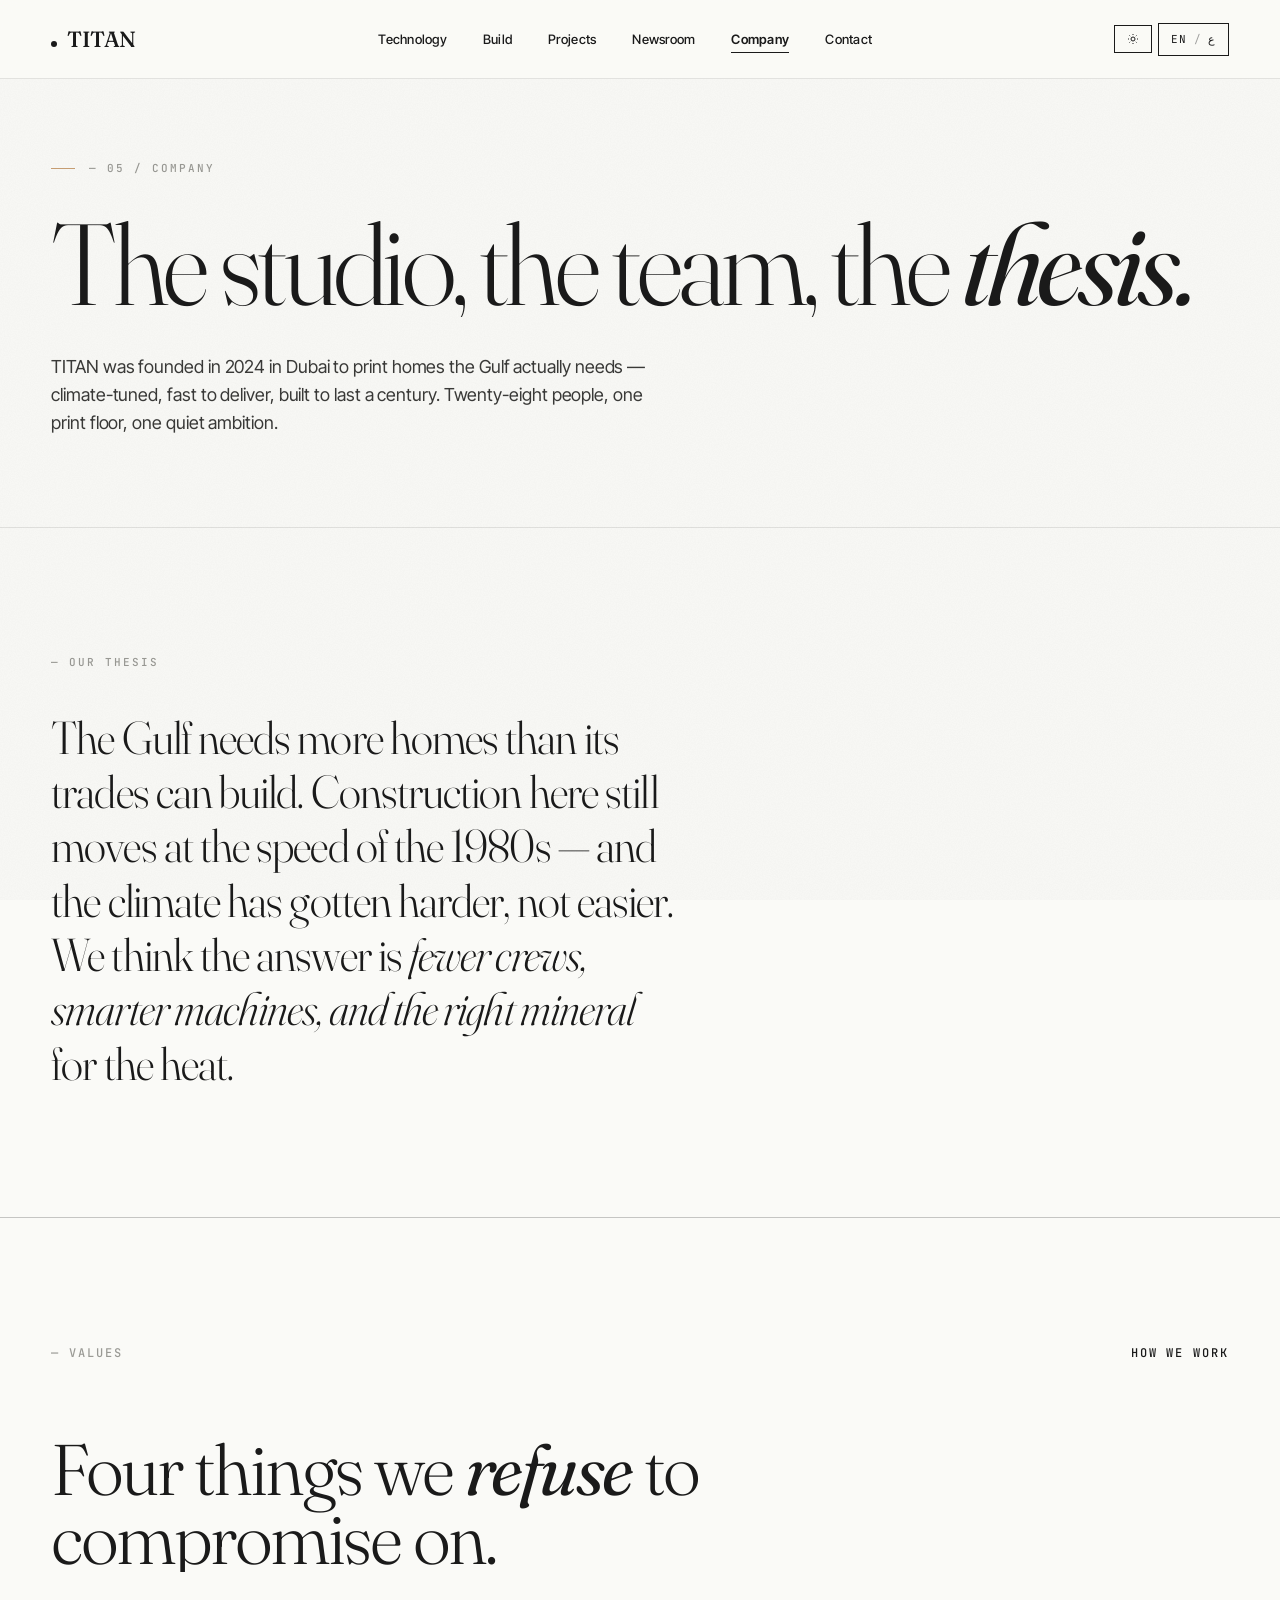
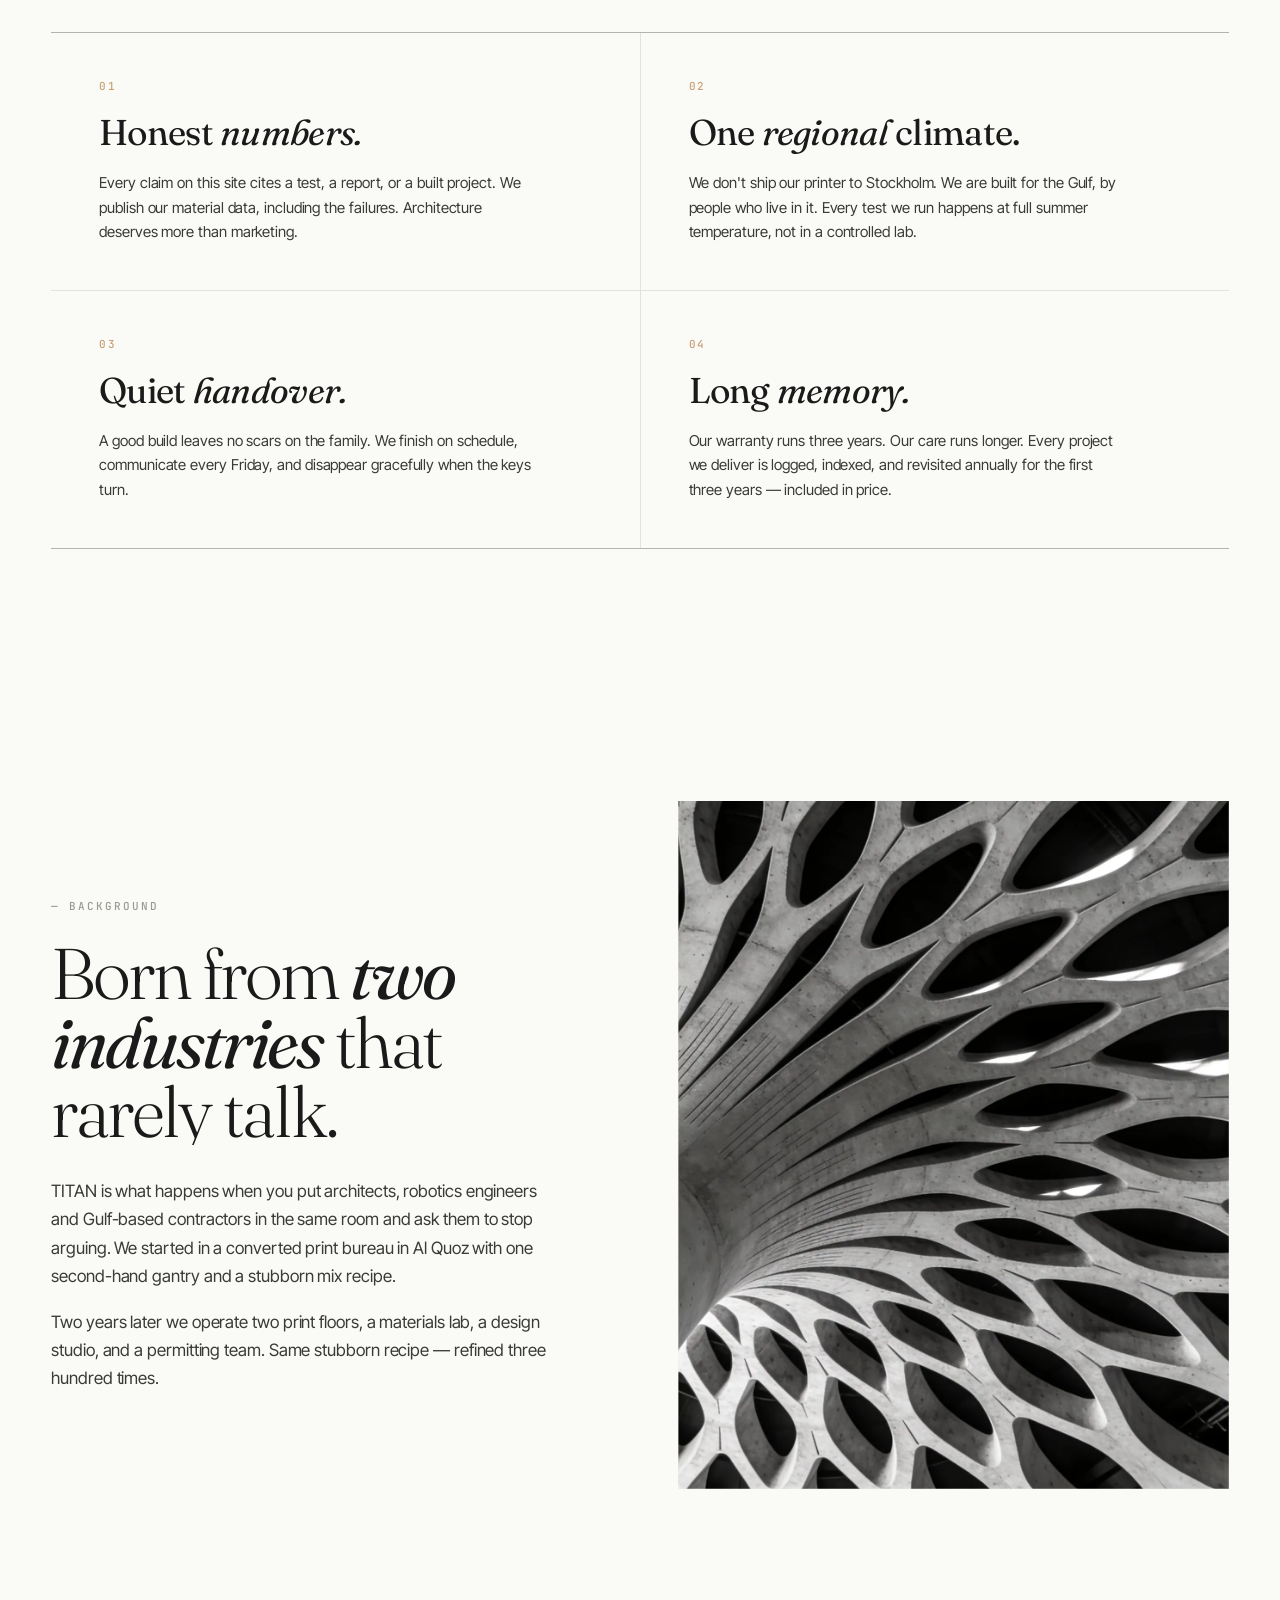
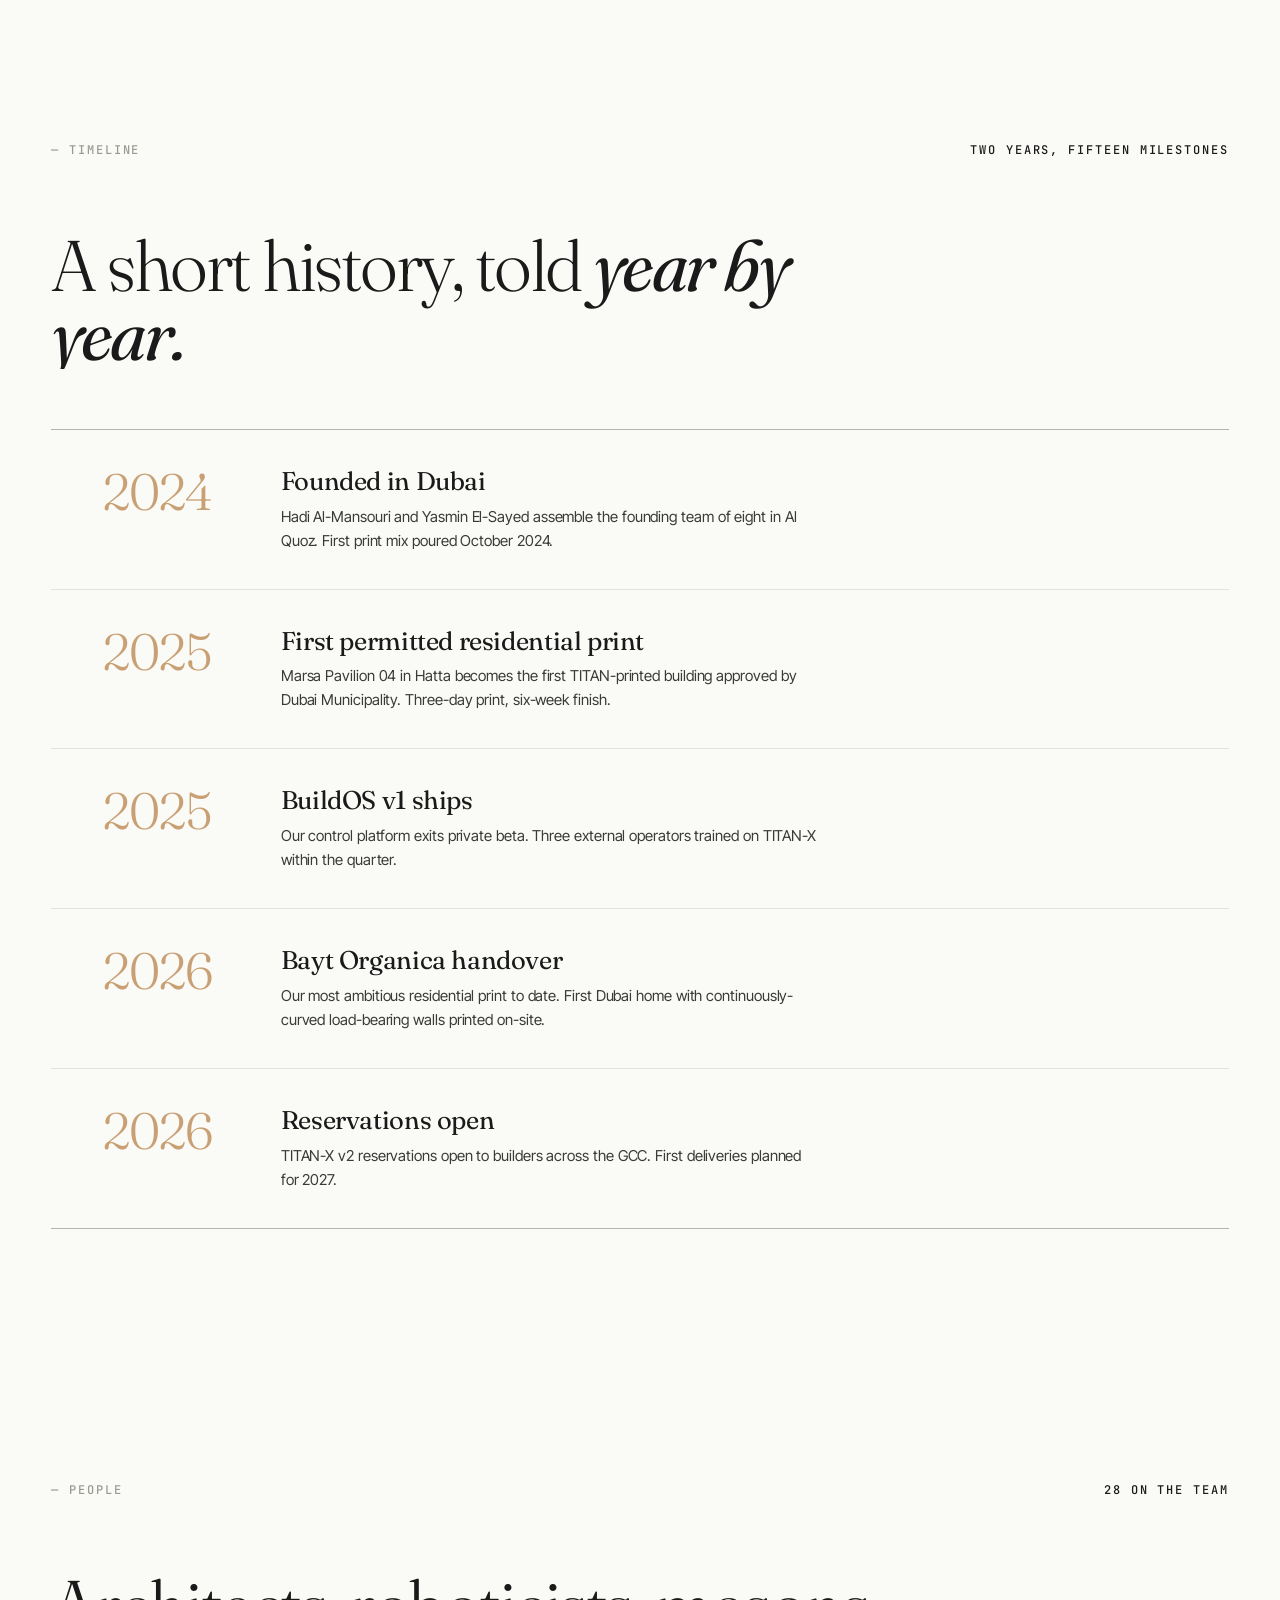
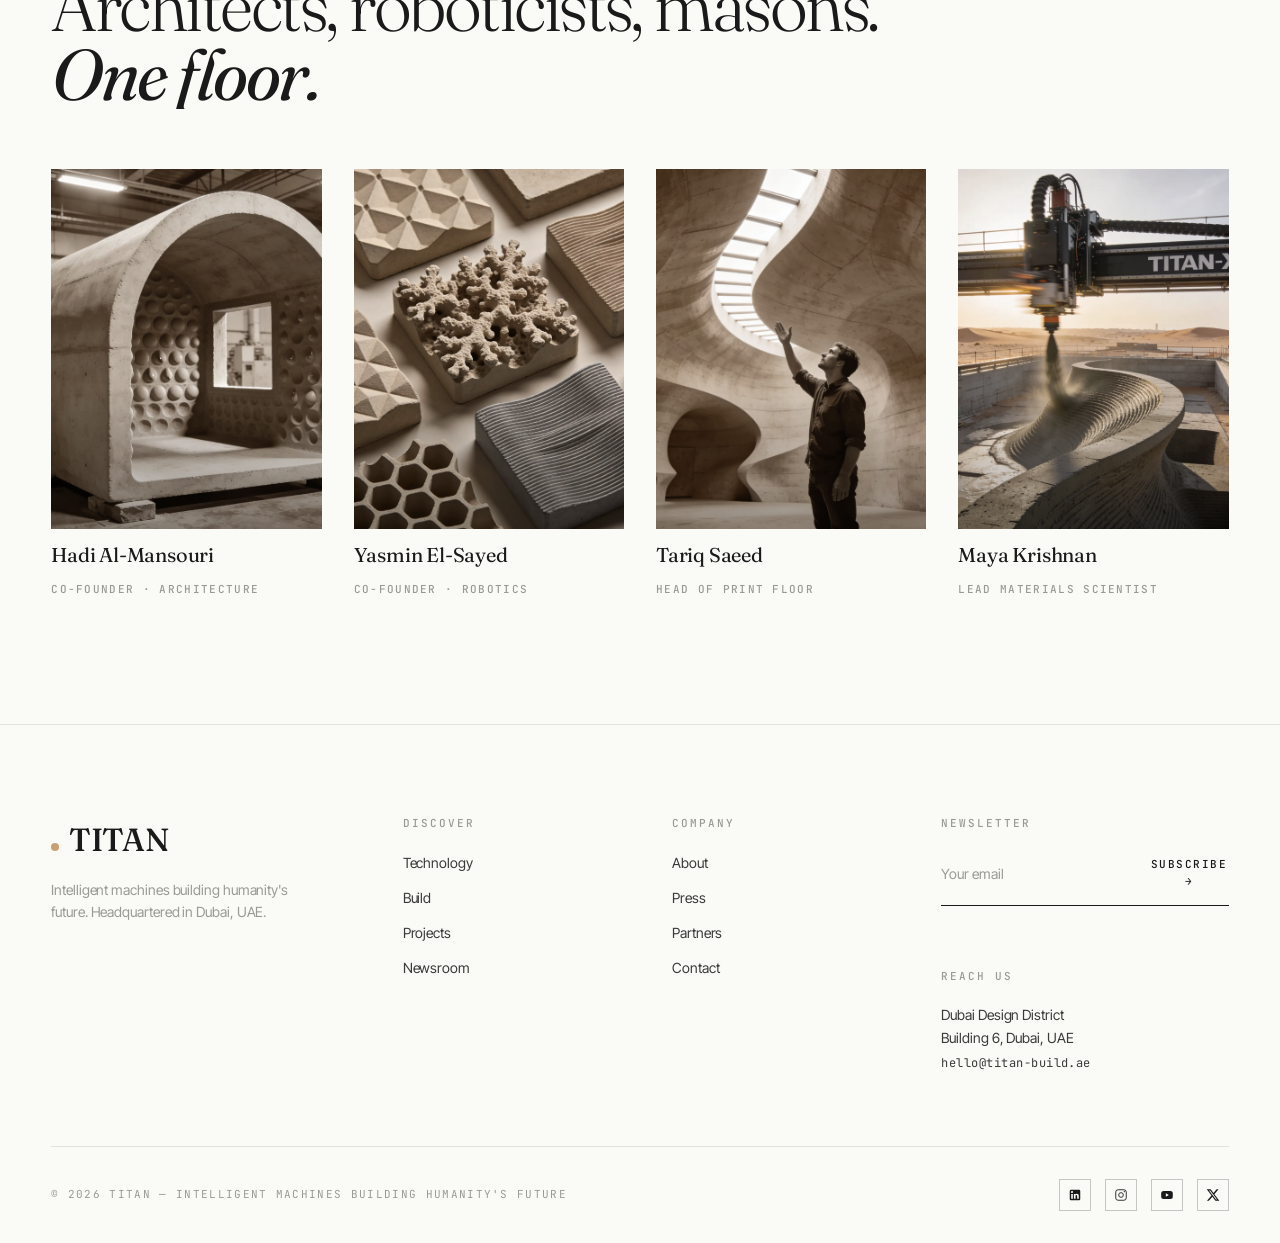
<file: company.html>
<!doctype html>
<html lang="en" dir="ltr">
<head>
<meta charset="utf-8">
<meta name="viewport" content="width=device-width,initial-scale=1">
<title>Company — TITAN</title>
<meta name="description" content="The studio, the team, the thesis behind TITAN.">
<link rel="preconnect" href="https://fonts.googleapis.com"><link rel="preconnect" href="https://fonts.gstatic.com" crossorigin>
<link href="https://fonts.googleapis.com/css2?family=Fraunces:opsz,wght@9..144,300;9..144,400;9..144,500;9..144,600&family=Inter+Tight:wght@300;400;500;600;700&family=JetBrains+Mono:wght@400;500&family=Noto+Naskh+Arabic:wght@400;500;600;700&display=swap" rel="stylesheet">
<link rel="stylesheet" href="assets/shared.css">
<style>
.manifesto{padding:clamp(80px,14vh,160px) var(--pad-x);max-width:var(--maxw);margin:0 auto}
.manifesto-text{font-family:var(--font-display);font-weight:300;font-size:clamp(28px,3.6vw,52px);line-height:1.18;letter-spacing:-0.02em;max-width:24ch;font-variation-settings:"opsz" 144}
.manifesto-text em{font-style:italic}
html[lang="ar"] .manifesto-text{font-family:var(--font-ar);font-weight:400;line-height:1.55;letter-spacing:0}

.timeline{display:grid;grid-template-columns:1fr;gap:1px;background:var(--line);border-top:1px solid var(--line-strong);border-bottom:1px solid var(--line-strong);margin-top:60px}
.tl-row{background:var(--bg);padding:clamp(28px,4vh,48px) clamp(28px,4vw,56px);display:grid;grid-template-columns:140px 1fr;gap:clamp(20px,3vw,48px);align-items:start;transition:background .4s var(--ease)}
.tl-row:hover{background:var(--bg-2)}
@media (max-width:720px){.tl-row{grid-template-columns:1fr;gap:8px}}
.tl-year{font-family:var(--font-display);font-weight:300;font-size:clamp(36px,4vw,56px);line-height:1;letter-spacing:-0.03em;color:var(--warm)}
.tl-body h3{font-family:var(--font-display);font-weight:400;font-size:clamp(20px,2vw,26px);letter-spacing:-0.015em;margin-bottom:8px;line-height:1.2}
.tl-body p{font-size:15px;color:var(--ink-soft);line-height:1.6;max-width:60ch}

.team-grid{display:grid;grid-template-columns:repeat(4,1fr);gap:clamp(20px,3vw,32px);margin-top:60px}
@media (max-width:1020px){.team-grid{grid-template-columns:repeat(2,1fr)}}
@media (max-width:540px){.team-grid{grid-template-columns:1fr}}
.team-card{display:flex;flex-direction:column;gap:14px}
.team-img{aspect-ratio:3/4;overflow:hidden;background:var(--bg-2);position:relative}
.team-img::after{content:"";position:absolute;inset:0;background:linear-gradient(180deg,transparent 60%,rgba(0,0,0,0.3))}
.team-img img{width:100%;height:100%;object-fit:cover;filter:grayscale(20%);transition:transform 1.4s var(--ease),filter .6s var(--ease)}
.team-card:hover .team-img img{transform:scale(1.04);filter:grayscale(0%)}
.team-name{font-family:var(--font-display);font-weight:400;font-size:20px;letter-spacing:-0.01em;line-height:1.2}
.team-role{font-family:var(--font-mono);font-size:11px;letter-spacing:0.12em;text-transform:uppercase;color:var(--muted);font-weight:500}

.values-grid{display:grid;grid-template-columns:repeat(2,1fr);gap:1px;background:var(--line);border-top:1px solid var(--line-strong);border-bottom:1px solid var(--line-strong);margin-top:60px}
@media (max-width:880px){.values-grid{grid-template-columns:1fr}}
.value{background:var(--bg);padding:clamp(36px,5vh,56px) clamp(28px,4vw,48px);display:flex;flex-direction:column;gap:18px;transition:background .4s var(--ease)}
.value:hover{background:var(--bg-2)}
.value-num{font-family:var(--font-mono);font-size:11px;letter-spacing:0.14em;color:var(--warm);font-weight:500}
.value h3{font-family:var(--font-display);font-weight:400;font-size:clamp(26px,2.8vw,36px);line-height:1.1;letter-spacing:-0.02em;max-width:18ch}
.value h3 em{font-style:italic}
.value p{font-size:15px;color:var(--ink-soft);line-height:1.65;max-width:48ch}

.dual{display:grid;grid-template-columns:1fr 1fr;gap:clamp(40px,6vw,80px);align-items:center}
@media (max-width:880px){.dual{grid-template-columns:1fr}}
.dual-img{aspect-ratio:4/5;overflow:hidden;background:var(--bg-2)}
.dual-img img{width:100%;height:100%;object-fit:cover}
</style>
</head>
<body data-nav-solid>

<nav class="nav" id="nav">
  <a href="index.html" class="brand"><span class="brand-dot"></span><span data-i18n="brand">TITAN</span></a>
  <div class="nav-links">
    <a href="technology.html" data-i18n="nav.tech">Technology</a>
    <a href="build.html" data-i18n="nav.build">Build</a>
    <a href="projects.html" data-i18n="nav.projects">Projects</a>
    <a href="newsroom.html" data-i18n="nav.newsroom">Newsroom</a>
    <a href="company.html" data-i18n="nav.company">Company</a>
    <a href="contact.html" data-i18n="nav.contact">Contact</a>
  </div>
  <div class="nav-controls">
    <button class="ctl" id="themeToggle"><svg id="themeIcon" viewBox="0 0 24 24" fill="none" stroke="currentColor" stroke-width="2" style="width:12px;height:12px"><circle cx="12" cy="12" r="4"/><path d="M12 2v2M12 20v2M4.93 4.93l1.41 1.41M17.66 17.66l1.41 1.41M2 12h2M20 12h2M4.93 19.07l1.41-1.41M17.66 6.34l1.41-1.41"/></svg></button>
    <button class="ctl" id="langToggle"><span id="langCurrent">EN</span><span style="opacity:.4">/</span><span id="langOther">ع</span></button>
    <button class="ctl menu-btn" id="menuBtn"><span data-i18n="nav.menu">Menu</span></button>
  </div>
</nav>

<div class="mobile-menu" id="mobileMenu">
  <div class="mobile-menu-top"><a href="index.html" class="brand"><span class="brand-dot"></span><span data-i18n="brand">TITAN</span></a><button class="ctl" id="menuClose"><span data-i18n="nav.close">Close</span></button></div>
  <nav class="mobile-menu-links">
    <a href="technology.html"><span class="num">01</span><span data-i18n="nav.tech">Technology</span></a>
    <a href="build.html"><span class="num">02</span><span data-i18n="nav.build">Build</span></a>
    <a href="projects.html"><span class="num">03</span><span data-i18n="nav.projects">Projects</span></a>
    <a href="newsroom.html"><span class="num">04</span><span data-i18n="nav.newsroom">Newsroom</span></a>
    <a href="company.html"><span class="num">05</span><span data-i18n="nav.company">Company</span></a>
    <a href="contact.html"><span class="num">06</span><span data-i18n="nav.contact">Contact</span></a>
  </nav>
</div>

<section class="page-hero">
  <div class="page-hero-eyebrow reveal" data-i18n="co.eyebrow">— 05 / COMPANY</div>
  <h1 class="reveal-line"><span data-i18n="co.title">The studio, the team, the <em>thesis.</em></span></h1>
  <p class="page-hero-lede reveal reveal-delay-1" data-i18n="co.lede">TITAN was founded in 2024 in Dubai to print homes the Gulf actually needs — climate-tuned, fast to deliver, built to last a century. Twenty-eight people, one print floor, one quiet ambition.</p>
</section>

<!-- MANIFESTO -->
<section class="manifesto">
  <div class="reveal" style="margin-bottom:40px"><div class="eyebrow" data-i18n="co.mf.eyebrow">— OUR THESIS</div></div>
  <p class="manifesto-text reveal-line"><span data-i18n="co.mf.body">The Gulf needs more homes than its trades can build. Construction here still moves at the speed of the 1980s — and the climate has gotten harder, not easier. We think the answer is <em>fewer crews, smarter machines, and the right mineral</em> for the heat.</span></p>
</section>

<div class="divider"></div>

<!-- VALUES -->
<section class="section">
  <div class="section-head">
    <span class="num reveal" data-i18n="co.val.num">— VALUES</span>
    <span class="label reveal" data-i18n="co.val.label">HOW WE WORK</span>
  </div>
  <h2 class="section-title reveal-line" style="max-width:18ch"><span data-i18n="co.val.h2">Four things we <em>refuse</em> to compromise on.</span></h2>

  <div class="values-grid">
    <div class="value reveal">
      <div class="value-num">01</div>
      <h3 data-i18n="co.v1.t">Honest <em>numbers.</em></h3>
      <p data-i18n="co.v1.p">Every claim on this site cites a test, a report, or a built project. We publish our material data, including the failures. Architecture deserves more than marketing.</p>
    </div>
    <div class="value reveal reveal-delay-1">
      <div class="value-num">02</div>
      <h3 data-i18n="co.v2.t">One <em>regional</em> climate.</h3>
      <p data-i18n="co.v2.p">We don't ship our printer to Stockholm. We are built for the Gulf, by people who live in it. Every test we run happens at full summer temperature, not in a controlled lab.</p>
    </div>
    <div class="value reveal reveal-delay-2">
      <div class="value-num">03</div>
      <h3 data-i18n="co.v3.t">Quiet <em>handover.</em></h3>
      <p data-i18n="co.v3.p">A good build leaves no scars on the family. We finish on schedule, communicate every Friday, and disappear gracefully when the keys turn.</p>
    </div>
    <div class="value reveal reveal-delay-3">
      <div class="value-num">04</div>
      <h3 data-i18n="co.v4.t">Long <em>memory.</em></h3>
      <p data-i18n="co.v4.p">Our warranty runs three years. Our care runs longer. Every project we deliver is logged, indexed, and revisited annually for the first three years — included in price.</p>
    </div>
  </div>
</section>

<!-- DUAL — BACKGROUND + IMAGE -->
<section class="section">
  <div class="dual">
    <div>
      <div class="eyebrow reveal" style="margin-bottom:24px" data-i18n="co.bg.num">— BACKGROUND</div>
      <h2 class="section-title reveal-line" style="margin-bottom:32px"><span data-i18n="co.bg.h2">Born from <em>two industries</em> that rarely talk.</span></h2>
      <p class="reveal reveal-delay-1" style="font-size:17px;color:var(--ink-soft);max-width:50ch;line-height:1.65;margin-bottom:18px" data-i18n="co.bg.p1">TITAN is what happens when you put architects, robotics engineers and Gulf-based contractors in the same room and ask them to stop arguing. We started in a converted print bureau in Al Quoz with one second-hand gantry and a stubborn mix recipe.</p>
      <p class="reveal reveal-delay-2" style="font-size:17px;color:var(--ink-soft);max-width:50ch;line-height:1.65" data-i18n="co.bg.p2">Two years later we operate two print floors, a materials lab, a design studio, and a permitting team. Same stubborn recipe — refined three hundred times.</p>
    </div>
    <div class="dual-img reveal-img"><img src="images/project_5.webp" alt=""></div>
  </div>
</section>

<!-- TIMELINE -->
<section class="section">
  <div class="section-head">
    <span class="num reveal" data-i18n="co.tl.num">— TIMELINE</span>
    <span class="label reveal" data-i18n="co.tl.label">TWO YEARS, FIFTEEN MILESTONES</span>
  </div>
  <h2 class="section-title reveal-line" style="max-width:20ch"><span data-i18n="co.tl.h2">A short history, told <em>year by year.</em></span></h2>

  <div class="timeline">
    <div class="tl-row reveal"><div class="tl-year">2024</div><div class="tl-body"><h3 data-i18n="co.tl.y24.t">Founded in Dubai</h3><p data-i18n="co.tl.y24.p">Hadi Al-Mansouri and Yasmin El-Sayed assemble the founding team of eight in Al Quoz. First print mix poured October 2024.</p></div></div>
    <div class="tl-row reveal"><div class="tl-year">2025</div><div class="tl-body"><h3 data-i18n="co.tl.y25a.t">First permitted residential print</h3><p data-i18n="co.tl.y25a.p">Marsa Pavilion 04 in Hatta becomes the first TITAN-printed building approved by Dubai Municipality. Three-day print, six-week finish.</p></div></div>
    <div class="tl-row reveal"><div class="tl-year">2025</div><div class="tl-body"><h3 data-i18n="co.tl.y25b.t">BuildOS v1 ships</h3><p data-i18n="co.tl.y25b.p">Our control platform exits private beta. Three external operators trained on TITAN-X within the quarter.</p></div></div>
    <div class="tl-row reveal"><div class="tl-year">2026</div><div class="tl-body"><h3 data-i18n="co.tl.y26a.t">Bayt Organica handover</h3><p data-i18n="co.tl.y26a.p">Our most ambitious residential print to date. First Dubai home with continuously-curved load-bearing walls printed on-site.</p></div></div>
    <div class="tl-row reveal"><div class="tl-year">2026</div><div class="tl-body"><h3 data-i18n="co.tl.y26b.t">Reservations open</h3><p data-i18n="co.tl.y26b.p">TITAN-X v2 reservations open to builders across the GCC. First deliveries planned for 2027.</p></div></div>
  </div>
</section>

<!-- TEAM -->
<section class="section">
  <div class="section-head">
    <span class="num reveal" data-i18n="co.team.num">— PEOPLE</span>
    <span class="label reveal" data-i18n="co.team.label">28 ON THE TEAM</span>
  </div>
  <h2 class="section-title reveal-line" style="max-width:20ch"><span data-i18n="co.team.h2">Architects, roboticists, masons. <em>One floor.</em></span></h2>

  <div class="team-grid">
    <div class="team-card reveal">
      <div class="team-img"><img src="images/detail_1.webp" alt=""></div>
      <div class="team-name" data-i18n="co.t1.n">Hadi Al-Mansouri</div>
      <div class="team-role" data-i18n="co.t1.r">CO-FOUNDER · ARCHITECTURE</div>
    </div>
    <div class="team-card reveal reveal-delay-1">
      <div class="team-img"><img src="images/detail_2.webp" alt=""></div>
      <div class="team-name" data-i18n="co.t2.n">Yasmin El-Sayed</div>
      <div class="team-role" data-i18n="co.t2.r">CO-FOUNDER · ROBOTICS</div>
    </div>
    <div class="team-card reveal reveal-delay-2">
      <div class="team-img"><img src="images/detail_3.webp" alt=""></div>
      <div class="team-name" data-i18n="co.t3.n">Tariq Saeed</div>
      <div class="team-role" data-i18n="co.t3.r">HEAD OF PRINT FLOOR</div>
    </div>
    <div class="team-card reveal reveal-delay-3">
      <div class="team-img"><img src="images/system.webp" alt=""></div>
      <div class="team-name" data-i18n="co.t4.n">Maya Krishnan</div>
      <div class="team-role" data-i18n="co.t4.r">LEAD MATERIALS SCIENTIST</div>
    </div>
  </div>
</section>

<footer class="footer">
  <div class="footer-inner">
    <div class="footer-top">
      <div><div class="footer-brand"><span class="brand-dot"></span><span data-i18n="brand">TITAN</span></div><p class="footer-tagline" data-i18n="footer.tagline">Intelligent machines building humanity's future. Headquartered in Dubai, UAE.</p></div>
      <div class="footer-col"><h4 data-i18n="footer.col1">Discover</h4><ul><li><a href="technology.html" data-i18n="footer.l1">Technology</a></li><li><a href="build.html" data-i18n="footer.l2">Build</a></li><li><a href="projects.html" data-i18n="footer.l3">Projects</a></li><li><a href="newsroom.html" data-i18n="footer.l4">Newsroom</a></li></ul></div>
      <div class="footer-col"><h4 data-i18n="footer.col2">Company</h4><ul><li><a href="company.html" data-i18n="footer.l5">About</a></li><li><a href="newsroom.html" data-i18n="footer.l6">Press</a></li><li><a href="contact.html#partners" data-i18n="footer.l7">Partners</a></li><li><a href="contact.html" data-i18n="footer.l8">Contact</a></li></ul></div>
      <div class="footer-col">
        <h4 data-i18n="footer.newsletter">Newsletter</h4>
        <form class="newsletter" id="newsletterForm"><input type="email" id="nlEmail" placeholder="Your email" data-i18n-attr="placeholder" data-i18n="footer.email"><button type="submit" data-i18n="footer.subscribe">Subscribe →</button></form>
        <div class="newsletter-status" id="nlStatus"></div>
        <h4 style="margin-top:24px" data-i18n="footer.contact">Reach Us</h4>
        <p style="font-size:14px;color:var(--ink-soft);line-height:1.7"><span data-i18n="footer.addr">Dubai Design District<br>Building 6, Dubai, UAE</span><br><span class="mono" style="font-size:12px">hello@titan-build.ae</span></p>
      </div>
    </div>
    <div class="footer-bottom">
      <span class="footer-copy">© 2026 TITAN — <span data-i18n="footer.copy">INTELLIGENT MACHINES BUILDING HUMANITY'S FUTURE</span></span>
      <div class="footer-social">
        <a href="#" aria-label="LinkedIn"><svg viewBox="0 0 24 24" fill="currentColor"><path d="M19 3a2 2 0 0 1 2 2v14a2 2 0 0 1-2 2H5a2 2 0 0 1-2-2V5a2 2 0 0 1 2-2h14m-.5 15.5v-5.3a3.26 3.26 0 0 0-3.26-3.26c-.85 0-1.84.52-2.32 1.3v-1.11h-2.79v8.37h2.79v-4.93c0-.77.62-1.4 1.39-1.4a1.4 1.4 0 0 1 1.4 1.4v4.93h2.79M6.88 8.56a1.68 1.68 0 0 0 1.68-1.68c0-.93-.75-1.69-1.68-1.69a1.69 1.69 0 0 0-1.69 1.69c0 .93.76 1.68 1.69 1.68m1.39 9.94v-8.37H5.5v8.37h2.77z"/></svg></a>
        <a href="#" aria-label="Instagram"><svg viewBox="0 0 24 24" fill="none" stroke="currentColor" stroke-width="1.5"><rect x="3" y="3" width="18" height="18" rx="4"/><circle cx="12" cy="12" r="4"/><circle cx="17.5" cy="6.5" r="0.5" fill="currentColor"/></svg></a>
        <a href="#" aria-label="YouTube"><svg viewBox="0 0 24 24" fill="currentColor"><path d="M21.58 7.19c-.23-.86-.91-1.54-1.77-1.77C18.25 5 12 5 12 5s-6.25 0-7.81.42c-.86.23-1.54.91-1.77 1.77C2 8.75 2 12 2 12s0 3.25.42 4.81c.23.86.91 1.54 1.77 1.77C5.75 19 12 19 12 19s6.25 0 7.81-.42c.86-.23 1.54-.91 1.77-1.77C22 15.25 22 12 22 12s0-3.25-.42-4.81M10 15V9l5.2 3-5.2 3z"/></svg></a>
        <a href="#" aria-label="X"><svg viewBox="0 0 24 24" fill="currentColor"><path d="M18.244 2.25h3.308l-7.227 8.26 8.502 11.24H16.17l-5.214-6.817L4.99 21.75H1.68l7.73-8.835L1.254 2.25H8.08l4.713 6.231zm-1.161 17.52h1.833L7.084 4.126H5.117z"/></svg></a>
      </div>
    </div>
  </div>
</footer>

<script src="assets/i18n-shared.js"></script>
<script>
Object.assign(window.I18N.en,{
  "co.eyebrow":"— 05 / COMPANY","co.title":"The studio, the team, the <em>thesis.</em>",
  "co.lede":"TITAN was founded in 2024 in Dubai to print homes the Gulf actually needs — climate-tuned, fast to deliver, built to last a century. Twenty-eight people, one print floor, one quiet ambition.",
  "co.mf.eyebrow":"— OUR THESIS",
  "co.mf.body":"The Gulf needs more homes than its trades can build. Construction here still moves at the speed of the 1980s — and the climate has gotten harder, not easier. We think the answer is <em>fewer crews, smarter machines, and the right mineral</em> for the heat.",
  "co.val.num":"— VALUES","co.val.label":"HOW WE WORK",
  "co.val.h2":"Four things we <em>refuse</em> to compromise on.",
  "co.v1.t":"Honest <em>numbers.</em>","co.v1.p":"Every claim on this site cites a test, a report, or a built project. We publish our material data, including the failures. Architecture deserves more than marketing.",
  "co.v2.t":"One <em>regional</em> climate.","co.v2.p":"We don't ship our printer to Stockholm. We are built for the Gulf, by people who live in it. Every test we run happens at full summer temperature, not in a controlled lab.",
  "co.v3.t":"Quiet <em>handover.</em>","co.v3.p":"A good build leaves no scars on the family. We finish on schedule, communicate every Friday, and disappear gracefully when the keys turn.",
  "co.v4.t":"Long <em>memory.</em>","co.v4.p":"Our warranty runs three years. Our care runs longer. Every project we deliver is logged, indexed, and revisited annually for the first three years — included in price.",
  "co.bg.num":"— BACKGROUND","co.bg.h2":"Born from <em>two industries</em> that rarely talk.",
  "co.bg.p1":"TITAN is what happens when you put architects, robotics engineers and Gulf-based contractors in the same room and ask them to stop arguing. We started in a converted print bureau in Al Quoz with one second-hand gantry and a stubborn mix recipe.",
  "co.bg.p2":"Two years later we operate two print floors, a materials lab, a design studio, and a permitting team. Same stubborn recipe — refined three hundred times.",
  "co.tl.num":"— TIMELINE","co.tl.label":"TWO YEARS, FIFTEEN MILESTONES",
  "co.tl.h2":"A short history, told <em>year by year.</em>",
  "co.tl.y24.t":"Founded in Dubai","co.tl.y24.p":"Hadi Al-Mansouri and Yasmin El-Sayed assemble the founding team of eight in Al Quoz. First print mix poured October 2024.",
  "co.tl.y25a.t":"First permitted residential print","co.tl.y25a.p":"Marsa Pavilion 04 in Hatta becomes the first TITAN-printed building approved by Dubai Municipality. Three-day print, six-week finish.",
  "co.tl.y25b.t":"BuildOS v1 ships","co.tl.y25b.p":"Our control platform exits private beta. Three external operators trained on TITAN-X within the quarter.",
  "co.tl.y26a.t":"Bayt Organica handover","co.tl.y26a.p":"Our most ambitious residential print to date. First Dubai home with continuously-curved load-bearing walls printed on-site.",
  "co.tl.y26b.t":"Reservations open","co.tl.y26b.p":"TITAN-X v2 reservations open to builders across the GCC. First deliveries planned for 2027.",
  "co.team.num":"— PEOPLE","co.team.label":"28 ON THE TEAM",
  "co.team.h2":"Architects, roboticists, masons. <em>One floor.</em>",
  "co.t1.n":"Hadi Al-Mansouri","co.t1.r":"CO-FOUNDER · ARCHITECTURE",
  "co.t2.n":"Yasmin El-Sayed","co.t2.r":"CO-FOUNDER · ROBOTICS",
  "co.t3.n":"Tariq Saeed","co.t3.r":"HEAD OF PRINT FLOOR",
  "co.t4.n":"Maya Krishnan","co.t4.r":"LEAD MATERIALS SCIENTIST"
});
Object.assign(window.I18N.ar,{
  "co.eyebrow":"— ٠٥ / الشركة","co.title":"الاستوديو، الفريق، <em>الفكرة.</em>",
  "co.lede":"تأسّست تيتان عام ٢٠٢٤ في دبي لطباعة منازل يحتاجها الخليج فعلًا — مُحسَّنة للمناخ، سريعة التسليم، مبنيةً لتدوم قرنًا. ثمانية وعشرون شخصًا، أرض طباعةٍ واحدة، طموحٌ هادئ واحد.",
  "co.mf.eyebrow":"— فكرتنا",
  "co.mf.body":"الخليج يحتاج منازل أكثر ممّا تستطيع حِرَفه أن تبنيه. البناء هنا ما زال يتحرّك بسرعة الثمانينيات — والمناخ صار أصعب، لا أسهل. نعتقد أن الجواب هو <em>فِرَقٌ أقلّ، آلاتٌ أذكى، والمعدن الصحيح</em> لهذه الحرارة.",
  "co.val.num":"— القيم","co.val.label":"كيف نعمل",
  "co.val.h2":"أربعة أشياء <em>نرفض</em> التنازل عنها.",
  "co.v1.t":"أرقامٌ <em>صادقة.</em>","co.v1.p":"كل ادّعاء على هذا الموقع يستشهد باختبار أو تقرير أو مشروع منجَز. ننشر بيانات موادّنا، بما فيها الإخفاقات. العمارة تستحقّ أكثر من التسويق.",
  "co.v2.t":"مناخٌ <em>إقليميٌّ</em> واحد.","co.v2.p":"لا نشحن طابعتنا إلى ستوكهولم. مبنيون للخليج، بأيدي من يعيشون فيه. كل اختبار نُجريه يحدث في حرارة الصيف الكاملة، لا في مختبرٍ مُتحكَّم به.",
  "co.v3.t":"تسليمٌ <em>هادئ.</em>","co.v3.p":"البناء الجيّد لا يترك ندوبًا على العائلة. ننهي في الموعد، نتواصل كل جمعة، ونختفي بلطف حين تدور المفاتيح.",
  "co.v4.t":"ذاكرةٌ <em>طويلة.</em>","co.v4.p":"ضماننا ثلاث سنوات. ورعايتنا أطول. كل مشروع نسلّمه يُسجَّل، يُفهرَس، ويُراجَع سنويًا لأول ثلاث سنوات — ضمن السعر.",
  "co.bg.num":"— الخلفية","co.bg.h2":"وُلِدت من <em>صناعتين</em> نادرًا ما تتحدّثان.",
  "co.bg.p1":"تيتان ما يحدث حين تضع المعماريين، مهندسي الروبوتات، ومقاولي الخليج في غرفةٍ واحدة وتطلب منهم التوقّف عن الجدال. بدأنا في بيرو طباعةٍ مُحوَّل بالقوز بذراعٍ مستعملة ووصفة خلطة عنيدة.",
  "co.bg.p2":"بعد سنتين نُشغّل أرضي طباعة، مختبر مواد، استوديو تصميم، وفريق تراخيص. الوصفة العنيدة نفسها — مُنقّحة ثلاثمئة مرّة.",
  "co.tl.num":"— الخطّ الزمني","co.tl.label":"سنتان، خمسة عشر معلَمًا",
  "co.tl.h2":"تاريخٌ قصير، يُحكى <em>عامًا بعد عام.</em>",
  "co.tl.y24.t":"تأسيس في دبي","co.tl.y24.p":"يُجمّع هادي المنصوري وياسمين السيّد فريق التأسيس من ثمانية أشخاص في القوز. أوّل خلطة طباعة سُكِبت أكتوبر ٢٠٢٤.",
  "co.tl.y25a.t":"أوّل طباعة سكنية مرخّصة","co.tl.y25a.p":"جناح مارسا ٠٤ في حتا يصبح أول مبنىً من تيتان معتمد من بلدية دبي. طباعة ثلاثة أيام، تشطيب ستّة أسابيع.",
  "co.tl.y25b.t":"إصدار BuildOS الأول","co.tl.y25b.p":"منصّتنا تخرج من الإصدار الخاص. ثلاثة مُشغّلين خارجيين تدرّبوا على تيتان-إكس خلال الربع.",
  "co.tl.y26a.t":"تسليم بيت أورجانيكا","co.tl.y26a.p":"أكثر طباعة سكنية طموحًا حتى الآن. أوّل منزل في دبي بجدران حاملة منحنية باستمرار مطبوعة في الموقع.",
  "co.tl.y26b.t":"فتح الحجوزات","co.tl.y26b.p":"حجوزات تيتان-إكس الإصدار الثاني مفتوحة للبنّائين عبر دول الخليج. أوّل التسليمات مخطّطة لـ٢٠٢٧.",
  "co.team.num":"— الناس","co.team.label":"٢٨ في الفريق",
  "co.team.h2":"معماريّون، مهندسو روبوتات، بنّاؤون. <em>أرضٌ واحدة.</em>",
  "co.t1.n":"هادي المنصوري","co.t1.r":"مؤسّس مشارك · العمارة",
  "co.t2.n":"ياسمين السيّد","co.t2.r":"مؤسّسة مشاركة · الروبوتات",
  "co.t3.n":"طارق سعيد","co.t3.r":"رئيس أرض الطباعة",
  "co.t4.n":"مايا كريشنان","co.t4.r":"رئيسة علماء المواد"
});
</script>
<script src="assets/shared.js"></script>
</body>
</html>
</file>
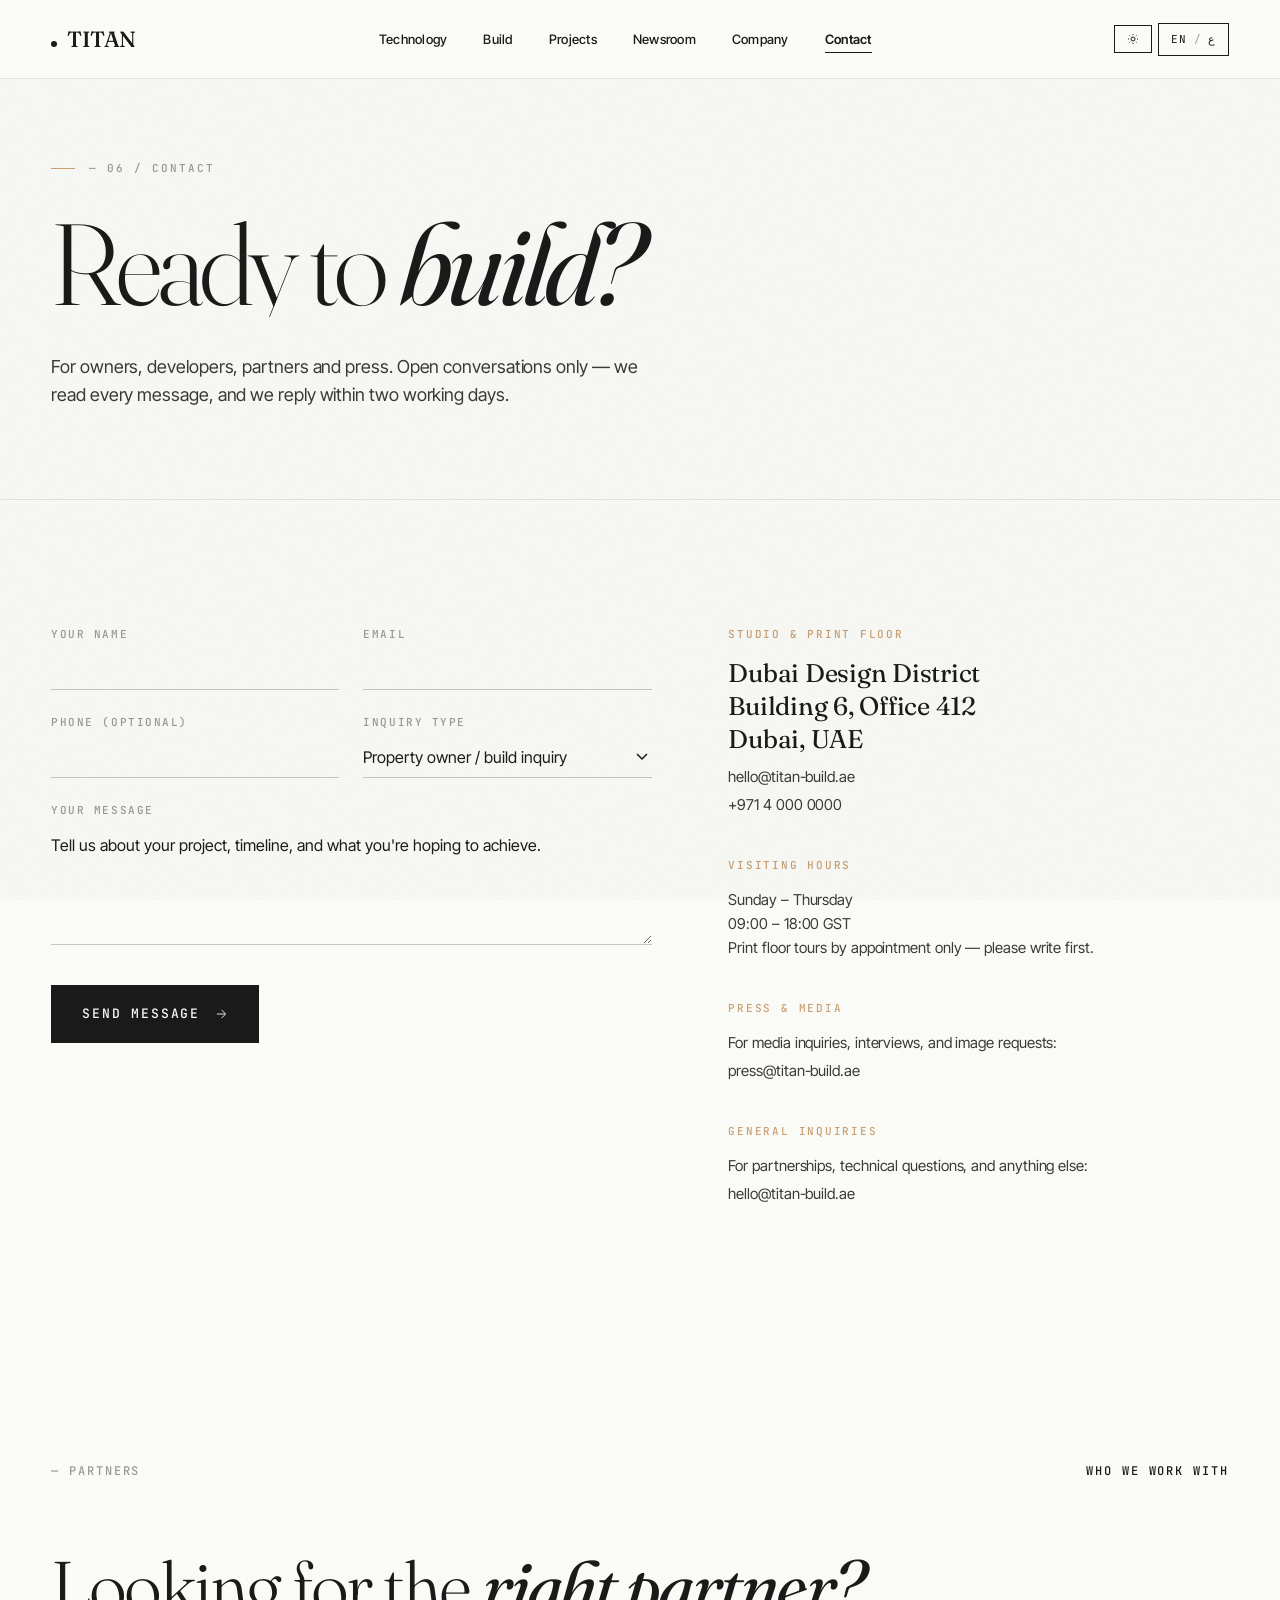
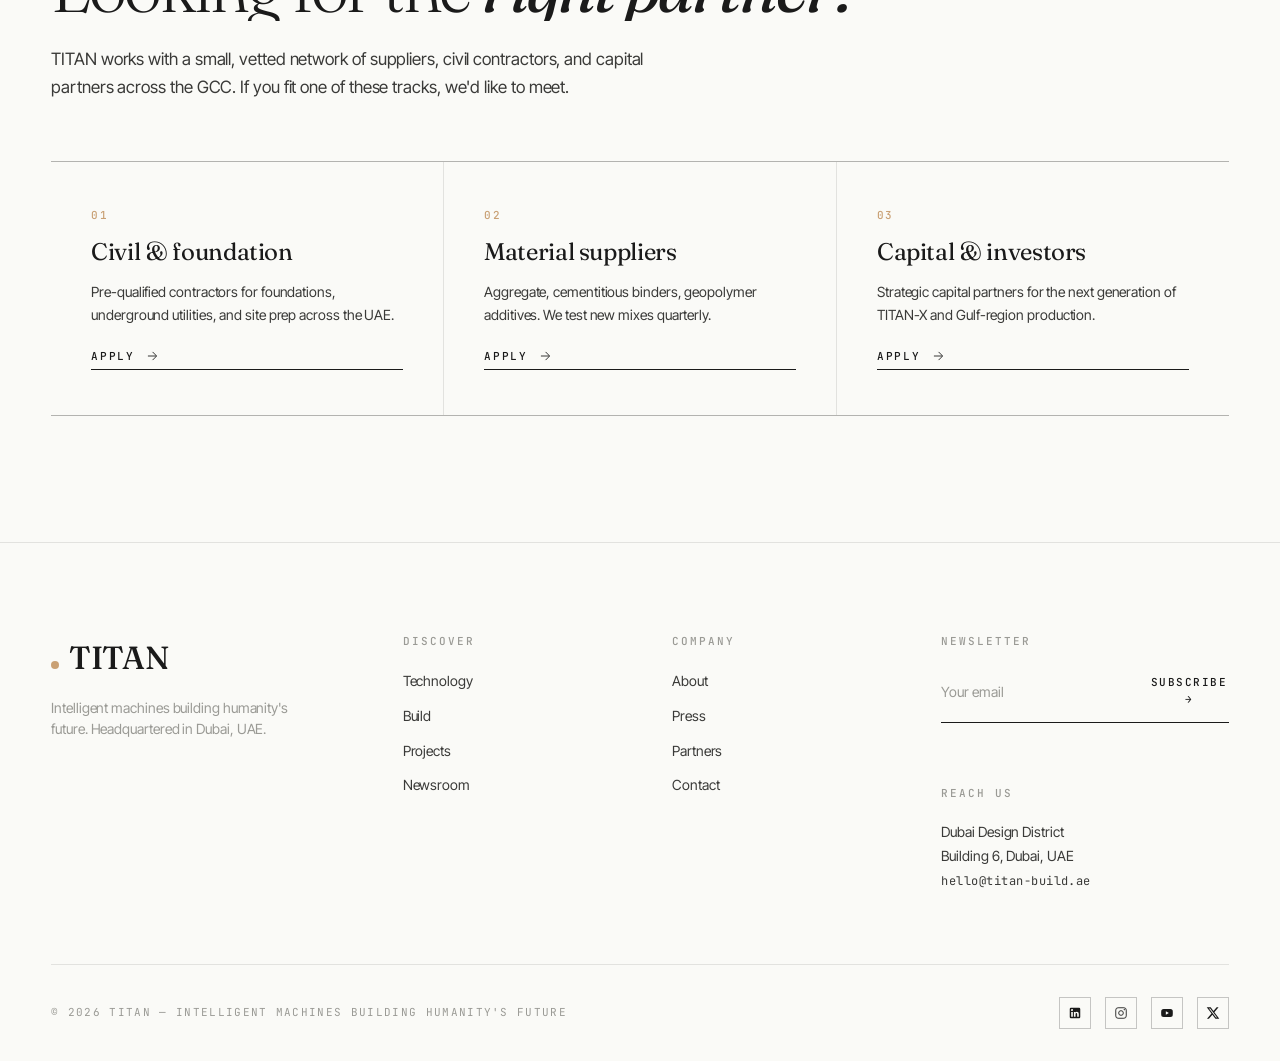
<file: contact.html>
<!doctype html>
<html lang="en" dir="ltr">
<head>
<meta charset="utf-8">
<meta name="viewport" content="width=device-width,initial-scale=1">
<title>Contact — TITAN</title>
<meta name="description" content="For owners, developers, partners and press — get in touch with TITAN.">
<link rel="preconnect" href="https://fonts.googleapis.com"><link rel="preconnect" href="https://fonts.gstatic.com" crossorigin>
<link href="https://fonts.googleapis.com/css2?family=Fraunces:opsz,wght@9..144,300;9..144,400;9..144,500;9..144,600&family=Inter+Tight:wght@300;400;500;600;700&family=JetBrains+Mono:wght@400;500&family=Noto+Naskh+Arabic:wght@400;500;600;700&display=swap" rel="stylesheet">
<link rel="stylesheet" href="assets/shared.css">
<style>
.contact-grid{display:grid;grid-template-columns:1.2fr 1fr;gap:clamp(40px,6vw,100px);align-items:start}
@media (max-width:880px){.contact-grid{grid-template-columns:1fr}}

/* form */
.cform{display:flex;flex-direction:column;gap:24px}
.cform-row{display:grid;grid-template-columns:1fr 1fr;gap:24px}
@media (max-width:640px){.cform-row{grid-template-columns:1fr}}
.cform-field{display:flex;flex-direction:column;gap:6px}
.cform-label{font-family:var(--font-mono);font-size:11px;letter-spacing:0.14em;text-transform:uppercase;color:var(--muted);font-weight:500}
.cform input,.cform select,.cform textarea{
  font-family:var(--font-body);font-size:16px;color:var(--ink);
  background:transparent;border:0;border-bottom:1px solid var(--line-strong);
  padding:10px 0;outline:0;transition:border-color .25s;
}
html[lang="ar"] .cform input,html[lang="ar"] .cform select,html[lang="ar"] .cform textarea{font-family:var(--font-ar)}
.cform input:focus,.cform select:focus,.cform textarea:focus{border-bottom-color:var(--ink)}
.cform textarea{resize:vertical;min-height:120px;font-family:var(--font-body)}
html[lang="ar"] .cform textarea{font-family:var(--font-ar)}
.cform select{appearance:none;-webkit-appearance:none;background-image:url("data:image/svg+xml;utf8,<svg xmlns='http://www.w3.org/2000/svg' width='12' height='8' viewBox='0 0 12 8' fill='none' stroke='%231A1A1A' stroke-width='1.5'><path d='M1 1l5 5 5-5'/></svg>");background-repeat:no-repeat;background-position:right 4px center;padding-right:24px}
html[dir="rtl"] .cform select{background-position:left 4px center;padding-left:24px;padding-right:0}
.cform-submit{margin-top:16px;align-self:flex-start}
.cform-status{font-family:var(--font-mono);font-size:11px;letter-spacing:0.12em;text-transform:uppercase;color:var(--muted);margin-top:8px;min-height:14px}

/* contact info column */
.cinfo{display:flex;flex-direction:column;gap:36px}
.cinfo-block h3{font-family:var(--font-mono);font-size:11px;letter-spacing:0.16em;text-transform:uppercase;color:var(--warm);margin-bottom:14px;font-weight:500}
.cinfo-block p,.cinfo-block a{font-size:15px;color:var(--ink-soft);line-height:1.6;display:block;margin-bottom:4px}
.cinfo-block a:hover{color:var(--ink)}
.cinfo-block .big{font-family:var(--font-display);font-weight:400;font-size:clamp(22px,2vw,28px);color:var(--ink);letter-spacing:-0.01em;line-height:1.3;margin-bottom:8px}

/* partners */
.partners-grid{display:grid;grid-template-columns:repeat(3,1fr);gap:1px;background:var(--line);border-top:1px solid var(--line-strong);border-bottom:1px solid var(--line-strong);margin-top:60px}
@media (max-width:880px){.partners-grid{grid-template-columns:1fr}}
.partner{background:var(--bg);padding:clamp(36px,5vh,56px) clamp(28px,4vw,40px);display:flex;flex-direction:column;gap:14px;transition:background .4s var(--ease)}
.partner:hover{background:var(--bg-2)}
.partner-num{font-family:var(--font-mono);font-size:11px;letter-spacing:0.14em;color:var(--warm);font-weight:500}
.partner h3{font-family:var(--font-display);font-weight:400;font-size:24px;letter-spacing:-0.015em;line-height:1.2}
.partner p{font-size:14px;color:var(--ink-soft);line-height:1.6;margin-bottom:8px}
.partner .link-arrow{font-size:11px;margin-top:auto}
</style>
</head>
<body data-nav-solid>

<nav class="nav" id="nav">
  <a href="index.html" class="brand"><span class="brand-dot"></span><span data-i18n="brand">TITAN</span></a>
  <div class="nav-links">
    <a href="technology.html" data-i18n="nav.tech">Technology</a>
    <a href="build.html" data-i18n="nav.build">Build</a>
    <a href="projects.html" data-i18n="nav.projects">Projects</a>
    <a href="newsroom.html" data-i18n="nav.newsroom">Newsroom</a>
    <a href="company.html" data-i18n="nav.company">Company</a>
    <a href="contact.html" data-i18n="nav.contact">Contact</a>
  </div>
  <div class="nav-controls">
    <button class="ctl" id="themeToggle"><svg id="themeIcon" viewBox="0 0 24 24" fill="none" stroke="currentColor" stroke-width="2" style="width:12px;height:12px"><circle cx="12" cy="12" r="4"/><path d="M12 2v2M12 20v2M4.93 4.93l1.41 1.41M17.66 17.66l1.41 1.41M2 12h2M20 12h2M4.93 19.07l1.41-1.41M17.66 6.34l1.41-1.41"/></svg></button>
    <button class="ctl" id="langToggle"><span id="langCurrent">EN</span><span style="opacity:.4">/</span><span id="langOther">ع</span></button>
    <button class="ctl menu-btn" id="menuBtn"><span data-i18n="nav.menu">Menu</span></button>
  </div>
</nav>

<div class="mobile-menu" id="mobileMenu">
  <div class="mobile-menu-top"><a href="index.html" class="brand"><span class="brand-dot"></span><span data-i18n="brand">TITAN</span></a><button class="ctl" id="menuClose"><span data-i18n="nav.close">Close</span></button></div>
  <nav class="mobile-menu-links">
    <a href="technology.html"><span class="num">01</span><span data-i18n="nav.tech">Technology</span></a>
    <a href="build.html"><span class="num">02</span><span data-i18n="nav.build">Build</span></a>
    <a href="projects.html"><span class="num">03</span><span data-i18n="nav.projects">Projects</span></a>
    <a href="newsroom.html"><span class="num">04</span><span data-i18n="nav.newsroom">Newsroom</span></a>
    <a href="company.html"><span class="num">05</span><span data-i18n="nav.company">Company</span></a>
    <a href="contact.html"><span class="num">06</span><span data-i18n="nav.contact">Contact</span></a>
  </nav>
</div>

<section class="page-hero">
  <div class="page-hero-eyebrow reveal" data-i18n="ct.eyebrow">— 06 / CONTACT</div>
  <h1 class="reveal-line"><span data-i18n="ct.title">Ready to <em>build?</em></span></h1>
  <p class="page-hero-lede reveal reveal-delay-1" data-i18n="ct.lede">For owners, developers, partners and press. Open conversations only — we read every message, and we reply within two working days.</p>
</section>

<section class="section">
  <div class="contact-grid">
    <!-- FORM -->
    <form class="cform reveal" id="contactForm">
      <div class="cform-row">
        <div class="cform-field">
          <label class="cform-label" data-i18n="ct.f.name">YOUR NAME</label>
          <input type="text" name="name" required>
        </div>
        <div class="cform-field">
          <label class="cform-label" data-i18n="ct.f.email">EMAIL</label>
          <input type="email" name="email" required>
        </div>
      </div>
      <div class="cform-row">
        <div class="cform-field">
          <label class="cform-label" data-i18n="ct.f.phone">PHONE (OPTIONAL)</label>
          <input type="tel" name="phone">
        </div>
        <div class="cform-field">
          <label class="cform-label" data-i18n="ct.f.type">INQUIRY TYPE</label>
          <select name="type" required>
            <option value="owner" data-i18n="ct.f.type1">Property owner / build inquiry</option>
            <option value="developer" data-i18n="ct.f.type2">Developer / multi-unit project</option>
            <option value="partner" data-i18n="ct.f.type3">Partnership / supplier</option>
            <option value="press" data-i18n="ct.f.type4">Press / media</option>
            <option value="careers" data-i18n="ct.f.type5">General inquiry</option>
          </select>
        </div>
      </div>
      <div class="cform-field">
        <label class="cform-label" data-i18n="ct.f.msg">YOUR MESSAGE</label>
        <textarea name="message" required placeholder="Tell us about your project, timeline, and what you're hoping to achieve." data-i18n-attr="placeholder" data-i18n="ct.f.msg.ph"></textarea>
      </div>
      <button type="submit" class="btn cform-submit">
        <span data-i18n="ct.f.submit">Send Message</span>
        <svg viewBox="0 0 24 24" fill="none" stroke="currentColor" stroke-width="1.5"><path d="M5 12h14M13 5l7 7-7 7"/></svg>
      </button>
      <div class="cform-status" id="cfStatus"></div>
    </form>

    <!-- INFO -->
    <aside class="cinfo">
      <div class="cinfo-block reveal">
        <h3 data-i18n="ct.i.studio">STUDIO &amp; PRINT FLOOR</h3>
        <p class="big" data-i18n="ct.i.studio.addr">Dubai Design District<br>Building 6, Office 412<br>Dubai, UAE</p>
        <a href="mailto:hello@titan-build.ae">hello@titan-build.ae</a>
        <a href="tel:+97140000000">+971 4 000 0000</a>
      </div>

      <div class="cinfo-block reveal reveal-delay-1">
        <h3 data-i18n="ct.i.hours">VISITING HOURS</h3>
        <p data-i18n="ct.i.hours.body">Sunday – Thursday<br>09:00 – 18:00 GST<br>Print floor tours by appointment only — please write first.</p>
      </div>

      <div class="cinfo-block reveal reveal-delay-2">
        <h3 data-i18n="ct.i.press">PRESS &amp; MEDIA</h3>
        <p data-i18n="ct.i.press.body">For media inquiries, interviews, and image requests:</p>
        <a href="mailto:press@titan-build.ae">press@titan-build.ae</a>
      </div>

      <div class="cinfo-block reveal reveal-delay-3">
        <h3 data-i18n="ct.i.gen">GENERAL INQUIRIES</h3>
        <p data-i18n="ct.i.gen.body">For partnerships, technical questions, and anything else:</p>
        <a href="mailto:hello@titan-build.ae">hello@titan-build.ae</a>
      </div>
    </aside>
  </div>
</section>

<!-- PARTNERS -->
<section class="section" id="partners">
  <div class="section-head">
    <span class="num reveal" data-i18n="ct.p.num">— PARTNERS</span>
    <span class="label reveal" data-i18n="ct.p.label">WHO WE WORK WITH</span>
  </div>
  <h2 class="section-title reveal-line" style="max-width:22ch"><span data-i18n="ct.p.h2">Looking for the <em>right partner?</em></span></h2>
  <p class="reveal reveal-delay-1" style="font-size:17px;color:var(--ink-soft);max-width:60ch;margin-top:24px;line-height:1.65" data-i18n="ct.p.desc">TITAN works with a small, vetted network of suppliers, civil contractors, and capital partners across the GCC. If you fit one of these tracks, we'd like to meet.</p>

  <div class="partners-grid">
    <div class="partner reveal">
      <div class="partner-num">01</div>
      <h3 data-i18n="ct.p1.t">Civil &amp; foundation</h3>
      <p data-i18n="ct.p1.p">Pre-qualified contractors for foundations, underground utilities, and site prep across the UAE.</p>
      <a href="mailto:partners@titan-build.ae?subject=Civil" class="link-arrow"><span data-i18n="ct.p.cta">Apply</span><svg viewBox="0 0 24 24" fill="none" stroke="currentColor" stroke-width="1.5"><path d="M5 12h14M13 5l7 7-7 7"/></svg></a>
    </div>
    <div class="partner reveal reveal-delay-1">
      <div class="partner-num">02</div>
      <h3 data-i18n="ct.p2.t">Material suppliers</h3>
      <p data-i18n="ct.p2.p">Aggregate, cementitious binders, geopolymer additives. We test new mixes quarterly.</p>
      <a href="mailto:partners@titan-build.ae?subject=Materials" class="link-arrow"><span data-i18n="ct.p.cta">Apply</span><svg viewBox="0 0 24 24" fill="none" stroke="currentColor" stroke-width="1.5"><path d="M5 12h14M13 5l7 7-7 7"/></svg></a>
    </div>
    <div class="partner reveal reveal-delay-2">
      <div class="partner-num">03</div>
      <h3 data-i18n="ct.p3.t">Capital &amp; investors</h3>
      <p data-i18n="ct.p3.p">Strategic capital partners for the next generation of TITAN-X and Gulf-region production.</p>
      <a href="mailto:partners@titan-build.ae?subject=Capital" class="link-arrow"><span data-i18n="ct.p.cta">Apply</span><svg viewBox="0 0 24 24" fill="none" stroke="currentColor" stroke-width="1.5"><path d="M5 12h14M13 5l7 7-7 7"/></svg></a>
    </div>
  </div>
</section>

<footer class="footer">
  <div class="footer-inner">
    <div class="footer-top">
      <div><div class="footer-brand"><span class="brand-dot"></span><span data-i18n="brand">TITAN</span></div><p class="footer-tagline" data-i18n="footer.tagline">Intelligent machines building humanity's future. Headquartered in Dubai, UAE.</p></div>
      <div class="footer-col"><h4 data-i18n="footer.col1">Discover</h4><ul><li><a href="technology.html" data-i18n="footer.l1">Technology</a></li><li><a href="build.html" data-i18n="footer.l2">Build</a></li><li><a href="projects.html" data-i18n="footer.l3">Projects</a></li><li><a href="newsroom.html" data-i18n="footer.l4">Newsroom</a></li></ul></div>
      <div class="footer-col"><h4 data-i18n="footer.col2">Company</h4><ul><li><a href="company.html" data-i18n="footer.l5">About</a></li><li><a href="newsroom.html" data-i18n="footer.l6">Press</a></li><li><a href="contact.html#partners" data-i18n="footer.l7">Partners</a></li><li><a href="contact.html" data-i18n="footer.l8">Contact</a></li></ul></div>
      <div class="footer-col">
        <h4 data-i18n="footer.newsletter">Newsletter</h4>
        <form class="newsletter" id="newsletterForm"><input type="email" id="nlEmail" placeholder="Your email" data-i18n-attr="placeholder" data-i18n="footer.email"><button type="submit" data-i18n="footer.subscribe">Subscribe →</button></form>
        <div class="newsletter-status" id="nlStatus"></div>
        <h4 style="margin-top:24px" data-i18n="footer.contact">Reach Us</h4>
        <p style="font-size:14px;color:var(--ink-soft);line-height:1.7"><span data-i18n="footer.addr">Dubai Design District<br>Building 6, Dubai, UAE</span><br><span class="mono" style="font-size:12px">hello@titan-build.ae</span></p>
      </div>
    </div>
    <div class="footer-bottom">
      <span class="footer-copy">© 2026 TITAN — <span data-i18n="footer.copy">INTELLIGENT MACHINES BUILDING HUMANITY'S FUTURE</span></span>
      <div class="footer-social">
        <a href="#" aria-label="LinkedIn"><svg viewBox="0 0 24 24" fill="currentColor"><path d="M19 3a2 2 0 0 1 2 2v14a2 2 0 0 1-2 2H5a2 2 0 0 1-2-2V5a2 2 0 0 1 2-2h14m-.5 15.5v-5.3a3.26 3.26 0 0 0-3.26-3.26c-.85 0-1.84.52-2.32 1.3v-1.11h-2.79v8.37h2.79v-4.93c0-.77.62-1.4 1.39-1.4a1.4 1.4 0 0 1 1.4 1.4v4.93h2.79M6.88 8.56a1.68 1.68 0 0 0 1.68-1.68c0-.93-.75-1.69-1.68-1.69a1.69 1.69 0 0 0-1.69 1.69c0 .93.76 1.68 1.69 1.68m1.39 9.94v-8.37H5.5v8.37h2.77z"/></svg></a>
        <a href="#" aria-label="Instagram"><svg viewBox="0 0 24 24" fill="none" stroke="currentColor" stroke-width="1.5"><rect x="3" y="3" width="18" height="18" rx="4"/><circle cx="12" cy="12" r="4"/><circle cx="17.5" cy="6.5" r="0.5" fill="currentColor"/></svg></a>
        <a href="#" aria-label="YouTube"><svg viewBox="0 0 24 24" fill="currentColor"><path d="M21.58 7.19c-.23-.86-.91-1.54-1.77-1.77C18.25 5 12 5 12 5s-6.25 0-7.81.42c-.86.23-1.54.91-1.77 1.77C2 8.75 2 12 2 12s0 3.25.42 4.81c.23.86.91 1.54 1.77 1.77C5.75 19 12 19 12 19s6.25 0 7.81-.42c.86-.23 1.54-.91 1.77-1.77C22 15.25 22 12 22 12s0-3.25-.42-4.81M10 15V9l5.2 3-5.2 3z"/></svg></a>
        <a href="#" aria-label="X"><svg viewBox="0 0 24 24" fill="currentColor"><path d="M18.244 2.25h3.308l-7.227 8.26 8.502 11.24H16.17l-5.214-6.817L4.99 21.75H1.68l7.73-8.835L1.254 2.25H8.08l4.713 6.231zm-1.161 17.52h1.833L7.084 4.126H5.117z"/></svg></a>
      </div>
    </div>
  </div>
</footer>

<script src="assets/i18n-shared.js"></script>
<script>
Object.assign(window.I18N.en,{
  "ct.eyebrow":"— 06 / CONTACT","ct.title":"Ready to <em>build?</em>",
  "ct.lede":"For owners, developers, partners and press. Open conversations only — we read every message, and we reply within two working days.",
  "ct.f.name":"YOUR NAME","ct.f.email":"EMAIL","ct.f.phone":"PHONE (OPTIONAL)","ct.f.type":"INQUIRY TYPE",
  "ct.f.type1":"Property owner / build inquiry","ct.f.type2":"Developer / multi-unit project","ct.f.type3":"Partnership / supplier","ct.f.type4":"Press / media","ct.f.type5":"General inquiry",
  "ct.f.msg":"YOUR MESSAGE","ct.f.msg.ph":"Tell us about your project, timeline, and what you're hoping to achieve.","ct.f.submit":"Send Message",
  "ct.f.success":"// MESSAGE SENT. WE'LL REPLY WITHIN 2 WORKING DAYS.",
  "ct.f.error":"// PLEASE FILL ALL REQUIRED FIELDS",
  "ct.i.studio":"STUDIO & PRINT FLOOR",
  "ct.i.studio.addr":"Dubai Design District<br>Building 6, Office 412<br>Dubai, UAE",
  "ct.i.hours":"VISITING HOURS","ct.i.hours.body":"Sunday – Thursday<br>09:00 – 18:00 GST<br>Print floor tours by appointment only — please write first.",
  "ct.i.press":"PRESS & MEDIA","ct.i.press.body":"For media inquiries, interviews, and image requests:",
  "ct.i.gen":"GENERAL INQUIRIES","ct.i.gen.body":"For partnerships, technical questions, and anything else:",
  "ct.p.num":"— PARTNERS","ct.p.label":"WHO WE WORK WITH",
  "ct.p.h2":"Looking for the <em>right partner?</em>",
  "ct.p.desc":"TITAN works with a small, vetted network of suppliers, civil contractors, and capital partners across the GCC. If you fit one of these tracks, we'd like to meet.",
  "ct.p.cta":"Apply",
  "ct.p1.t":"Civil & foundation","ct.p1.p":"Pre-qualified contractors for foundations, underground utilities, and site prep across the UAE.",
  "ct.p2.t":"Material suppliers","ct.p2.p":"Aggregate, cementitious binders, geopolymer additives. We test new mixes quarterly.",
  "ct.p3.t":"Capital & investors","ct.p3.p":"Strategic capital partners for the next generation of TITAN-X and Gulf-region production."
});
Object.assign(window.I18N.ar,{
  "ct.eyebrow":"— ٠٦ / تواصل","ct.title":"جاهزٌ <em>للبناء؟</em>",
  "ct.lede":"للملّاك، المطوّرين، الشركاء والصحافة. محادثاتٌ مفتوحة فقط — نقرأ كل رسالة، ونردّ خلال يومَي عمل.",
  "ct.f.name":"اسمك","ct.f.email":"البريد الإلكتروني","ct.f.phone":"الهاتف (اختياري)","ct.f.type":"نوع الاستفسار",
  "ct.f.type1":"مالك عقار / استفسار بناء","ct.f.type2":"مطوّر / مشروع متعدّد الوحدات","ct.f.type3":"شراكة / مورّد","ct.f.type4":"صحافة / إعلام","ct.f.type5":"استفسار عام",
  "ct.f.msg":"رسالتك","ct.f.msg.ph":"أخبرنا عن مشروعك، جدولك الزمني، وما تأمل في تحقيقه.","ct.f.submit":"أرسل الرسالة",
  "ct.f.success":"// تمّ الإرسال. سنردّ خلال يومَي عمل.",
  "ct.f.error":"// يرجى ملء كل الحقول المطلوبة",
  "ct.i.studio":"الاستوديو وأرض الطباعة",
  "ct.i.studio.addr":"حيّ دبي للتصميم<br>مبنى ٦، مكتب ٤١٢<br>دبي، الإمارات",
  "ct.i.hours":"ساعات الزيارة","ct.i.hours.body":"الأحد – الخميس<br>٠٩:٠٠ – ١٨:٠٠ توقيت الخليج<br>جولات أرض الطباعة بموعد مسبق فقط — يُرجى الكتابة أولًا.",
  "ct.i.press":"الصحافة والإعلام","ct.i.press.body":"للاستفسارات الإعلامية، المقابلات، وطلبات الصور:",
  "ct.i.gen":"الاستفسارات العامة","ct.i.gen.body":"للشراكات، الأسئلة التقنية، وأي شيء آخر:",
  "ct.p.num":"— الشركاء","ct.p.label":"مع من نعمل",
  "ct.p.h2":"تبحث عن <em>الشريك المناسب؟</em>",
  "ct.p.desc":"تيتان تعمل مع شبكة صغيرة موثوقة من المورّدين، المقاولين المدنيين، وشركاء رأس المال عبر دول الخليج. إن كنت ضمن أحد هذه المسارات، نودّ لقاءك.",
  "ct.p.cta":"تقدّم",
  "ct.p1.t":"المدني والأساس","ct.p1.p":"مقاولون مُؤهَّلون مسبقًا للأسس، المرافق تحت الأرض، وتجهيز الموقع عبر الإمارات.",
  "ct.p2.t":"مورّدو المواد","ct.p2.p":"الركام، الموادّ الإسمنتية، إضافات الجيوبوليمر. نختبر خلطات جديدة فصليًا.",
  "ct.p3.t":"رأس المال والمستثمرون","ct.p3.p":"شركاء رأس مال استراتيجيون للجيل القادم من تيتان-إكس وإنتاج منطقة الخليج."
});
// contact form
document.getElementById('contactForm').addEventListener('submit',(e)=>{
  e.preventDefault();
  const status = document.getElementById('cfStatus');
  const dict = (window.I18N && window.I18N[document.documentElement.getAttribute('lang')||'en']) || {};
  const form = e.target;
  if(!form.name.value.trim() || !form.email.value.trim() || !form.message.value.trim()){
    status.textContent = dict['ct.f.error'] || '// PLEASE FILL ALL REQUIRED FIELDS';
    status.style.color = '#C2533A';
    return;
  }
  status.style.color = 'var(--ink)';
  status.textContent = dict['ct.f.success'] || '// MESSAGE SENT.';
  form.reset();
});
</script>
<script src="assets/shared.js"></script>
</body>
</html>
</file>
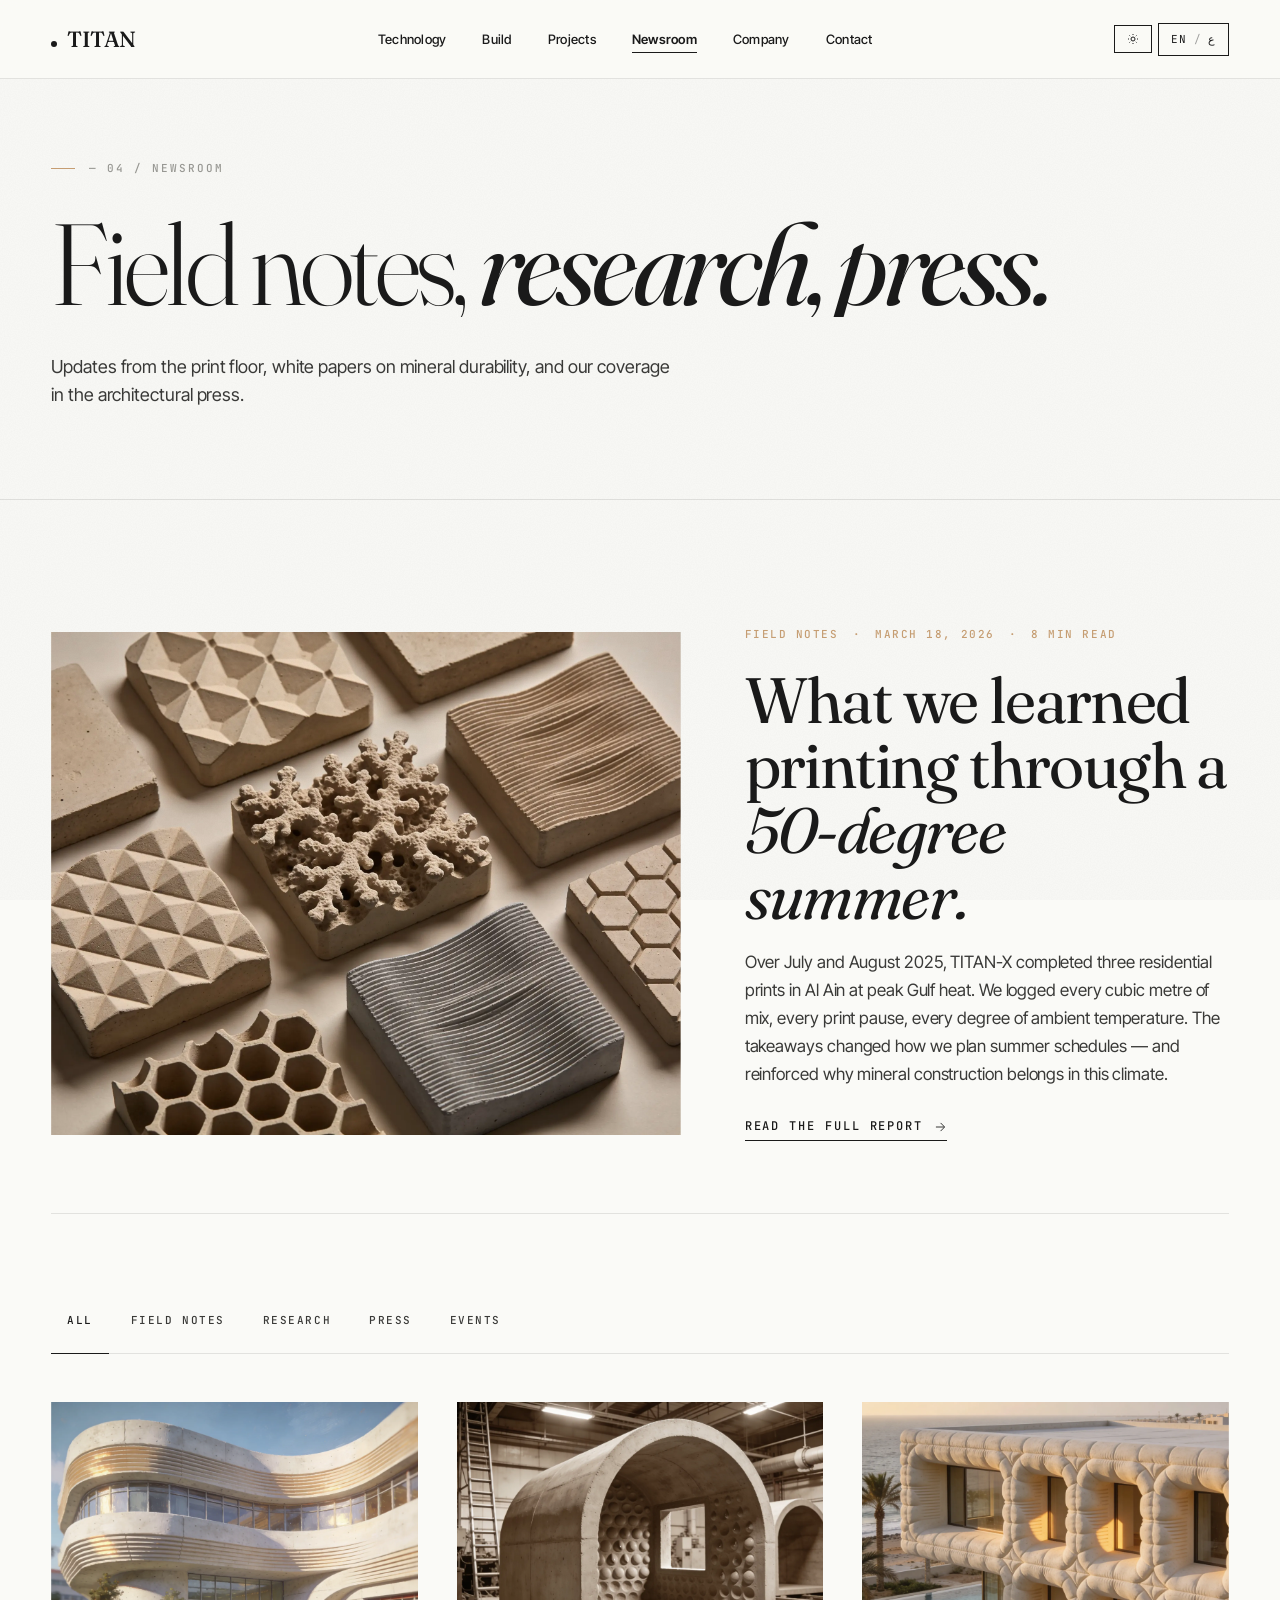
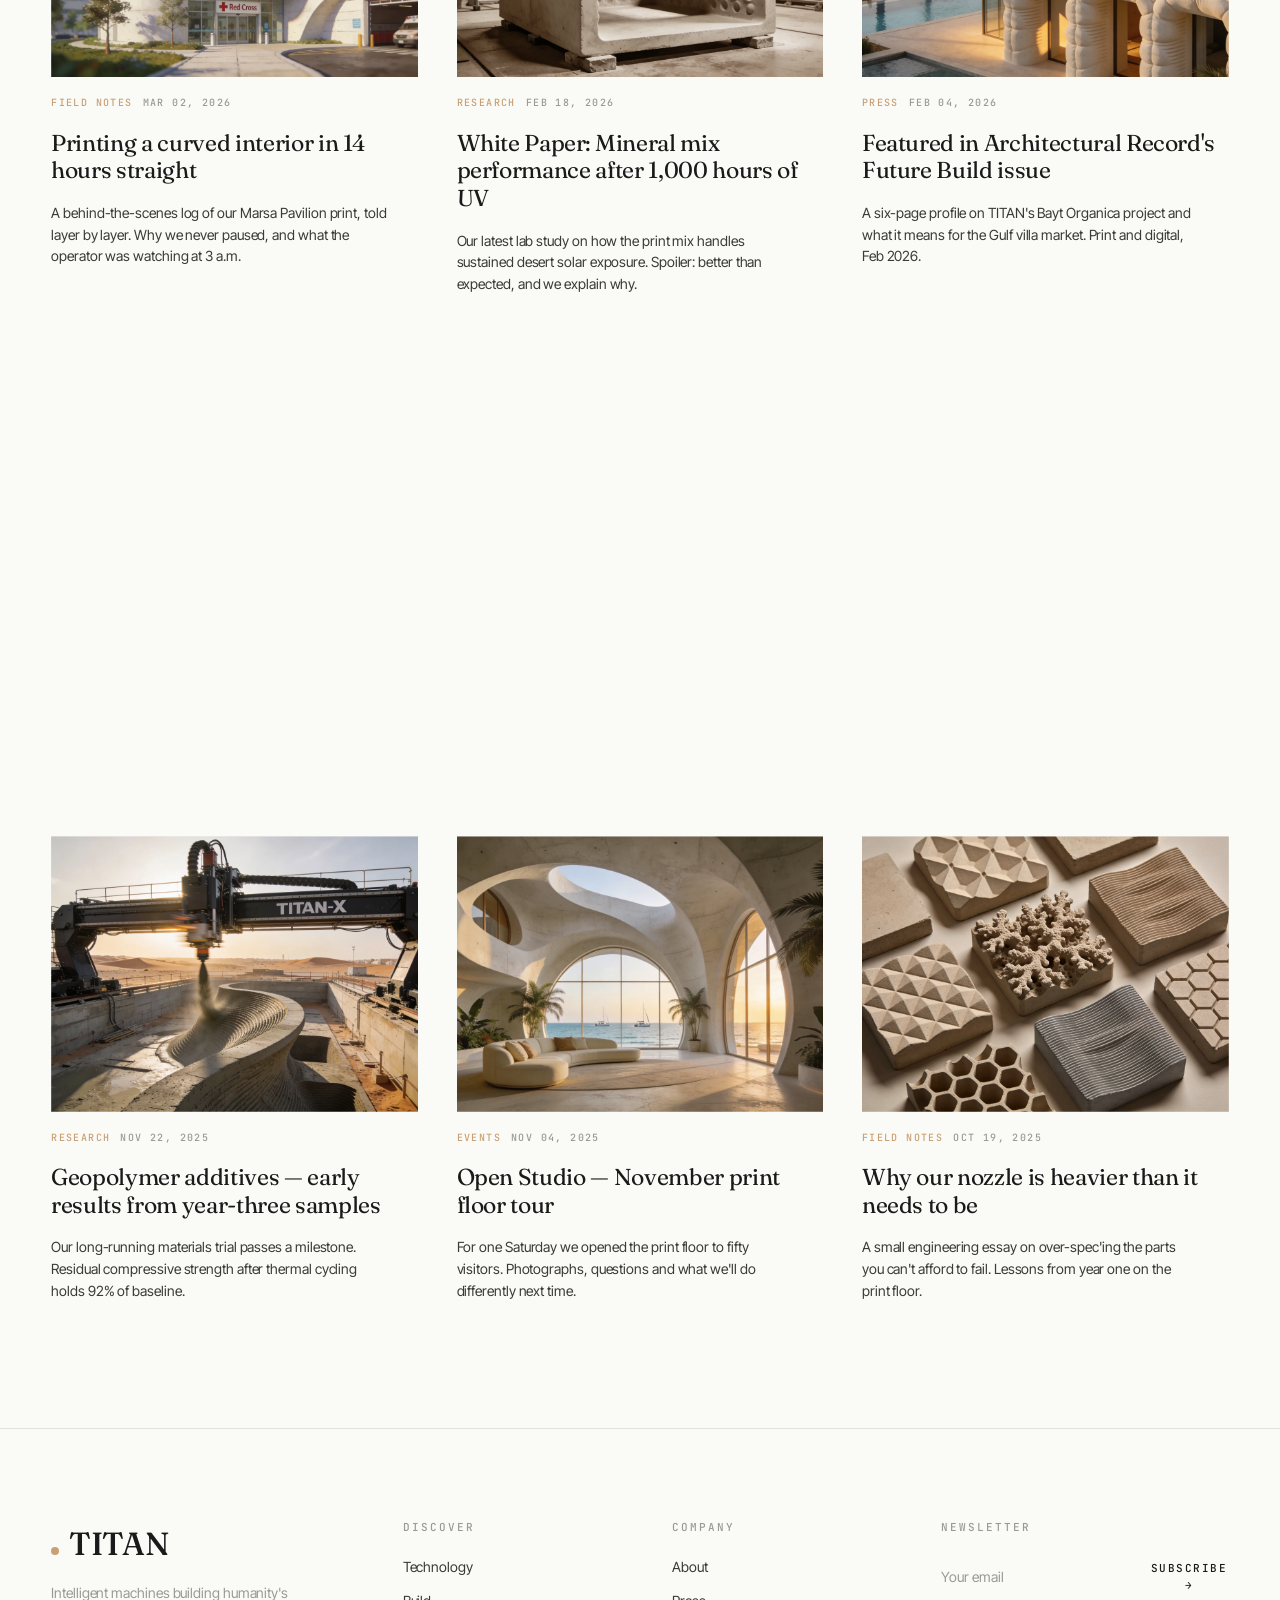
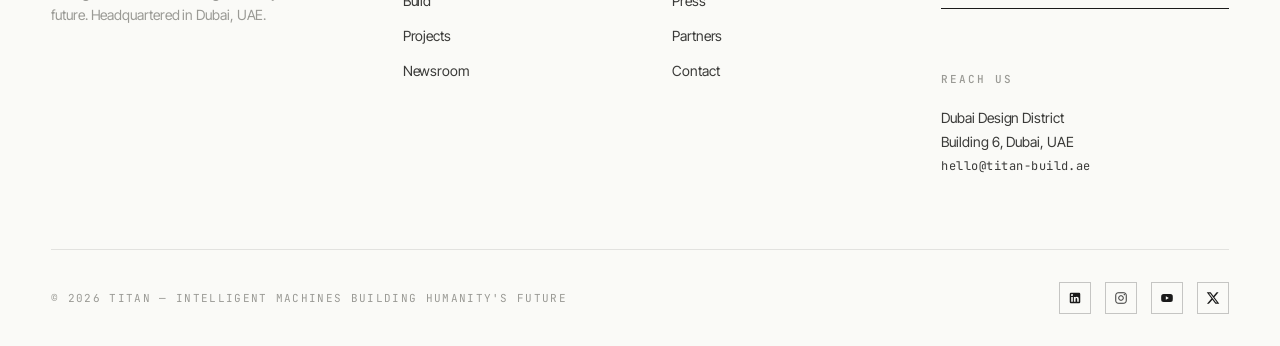
<file: newsroom.html>
<!doctype html>
<html lang="en" dir="ltr">
<head>
<meta charset="utf-8">
<meta name="viewport" content="width=device-width,initial-scale=1">
<title>Newsroom — TITAN</title>
<meta name="description" content="Field notes, research and press from the TITAN print floor.">
<link rel="preconnect" href="https://fonts.googleapis.com"><link rel="preconnect" href="https://fonts.gstatic.com" crossorigin>
<link href="https://fonts.googleapis.com/css2?family=Fraunces:opsz,wght@9..144,300;9..144,400;9..144,500;9..144,600&family=Inter+Tight:wght@300;400;500;600;700&family=JetBrains+Mono:wght@400;500&family=Noto+Naskh+Arabic:wght@400;500;600;700&display=swap" rel="stylesheet">
<link rel="stylesheet" href="assets/shared.css">
<style>
.news-featured{display:grid;grid-template-columns:1.3fr 1fr;gap:clamp(40px,5vw,80px);align-items:center;margin-bottom:clamp(60px,10vh,100px);padding-bottom:clamp(40px,8vh,80px);border-bottom:1px solid var(--line)}
@media (max-width:880px){.news-featured{grid-template-columns:1fr}}
.news-featured-img{aspect-ratio:5/4;overflow:hidden;background:var(--bg-2)}
.news-featured-img img{width:100%;height:100%;object-fit:cover}
.news-featured-meta{font-family:var(--font-mono);font-size:11px;letter-spacing:0.14em;text-transform:uppercase;color:var(--warm);margin-bottom:24px;font-weight:500;display:flex;gap:14px;flex-wrap:wrap}
.news-featured h2{font-family:var(--font-display);font-weight:400;font-size:clamp(36px,5vw,64px);line-height:1.02;letter-spacing:-0.025em;margin-bottom:20px}
.news-featured h2 em{font-style:italic}
.news-featured p{font-size:17px;color:var(--ink-soft);line-height:1.65;max-width:50ch;margin-bottom:24px}
.news-list{display:grid;grid-template-columns:repeat(3,1fr);gap:clamp(24px,3vw,40px)}
@media (max-width:1020px){.news-list{grid-template-columns:repeat(2,1fr)}}
@media (max-width:640px){.news-list{grid-template-columns:1fr}}
.news-item{display:flex;flex-direction:column;gap:18px;cursor:pointer}
.news-item-img{aspect-ratio:4/3;overflow:hidden;background:var(--bg-2)}
.news-item-img img{width:100%;height:100%;object-fit:cover;transition:transform 1.4s var(--ease)}
.news-item:hover .news-item-img img{transform:scale(1.04)}
.news-item-meta{font-family:var(--font-mono);font-size:10px;letter-spacing:0.14em;text-transform:uppercase;color:var(--muted);display:flex;gap:10px;font-weight:500}
.news-item-meta .cat{color:var(--warm)}
.news-item h3{font-family:var(--font-display);font-weight:400;font-size:clamp(20px,1.8vw,26px);line-height:1.2;letter-spacing:-0.015em}
.news-item p{font-size:14px;color:var(--ink-soft);line-height:1.55;max-width:42ch}
.cat-tabs{display:flex;gap:6px;margin-bottom:48px;flex-wrap:wrap;padding-bottom:24px;border-bottom:1px solid var(--line)}
.cat-tabs button{padding:8px 16px;border:0;background:transparent;color:var(--ink-soft);font-family:var(--font-mono);font-size:11px;letter-spacing:0.14em;text-transform:uppercase;font-weight:500;transition:color .25s,border-color .25s;border-bottom:1px solid transparent;margin-bottom:-25px;padding-bottom:24px}
.cat-tabs button:hover,.cat-tabs button.is-active{color:var(--ink);border-bottom-color:var(--ink)}
</style>
</head>
<body data-nav-solid>

<nav class="nav" id="nav">
  <a href="index.html" class="brand"><span class="brand-dot"></span><span data-i18n="brand">TITAN</span></a>
  <div class="nav-links">
    <a href="technology.html" data-i18n="nav.tech">Technology</a>
    <a href="build.html" data-i18n="nav.build">Build</a>
    <a href="projects.html" data-i18n="nav.projects">Projects</a>
    <a href="newsroom.html" data-i18n="nav.newsroom">Newsroom</a>
    <a href="company.html" data-i18n="nav.company">Company</a>
    <a href="contact.html" data-i18n="nav.contact">Contact</a>
  </div>
  <div class="nav-controls">
    <button class="ctl" id="themeToggle"><svg id="themeIcon" viewBox="0 0 24 24" fill="none" stroke="currentColor" stroke-width="2" style="width:12px;height:12px"><circle cx="12" cy="12" r="4"/><path d="M12 2v2M12 20v2M4.93 4.93l1.41 1.41M17.66 17.66l1.41 1.41M2 12h2M20 12h2M4.93 19.07l1.41-1.41M17.66 6.34l1.41-1.41"/></svg></button>
    <button class="ctl" id="langToggle"><span id="langCurrent">EN</span><span style="opacity:.4">/</span><span id="langOther">ع</span></button>
    <button class="ctl menu-btn" id="menuBtn"><span data-i18n="nav.menu">Menu</span></button>
  </div>
</nav>

<div class="mobile-menu" id="mobileMenu">
  <div class="mobile-menu-top"><a href="index.html" class="brand"><span class="brand-dot"></span><span data-i18n="brand">TITAN</span></a><button class="ctl" id="menuClose"><span data-i18n="nav.close">Close</span></button></div>
  <nav class="mobile-menu-links">
    <a href="technology.html"><span class="num">01</span><span data-i18n="nav.tech">Technology</span></a>
    <a href="build.html"><span class="num">02</span><span data-i18n="nav.build">Build</span></a>
    <a href="projects.html"><span class="num">03</span><span data-i18n="nav.projects">Projects</span></a>
    <a href="newsroom.html"><span class="num">04</span><span data-i18n="nav.newsroom">Newsroom</span></a>
    <a href="company.html"><span class="num">05</span><span data-i18n="nav.company">Company</span></a>
    <a href="contact.html"><span class="num">06</span><span data-i18n="nav.contact">Contact</span></a>
  </nav>
</div>

<section class="page-hero">
  <div class="page-hero-eyebrow reveal" data-i18n="news.eyebrow">— 04 / NEWSROOM</div>
  <h1 class="reveal-line"><span data-i18n="news.title">Field notes, <em>research, press.</em></span></h1>
  <p class="page-hero-lede reveal reveal-delay-1" data-i18n="news.lede">Updates from the print floor, white papers on mineral durability, and our coverage in the architectural press.</p>
</section>

<section class="section">
  <div class="news-featured">
    <div class="news-featured-img reveal-img"><img src="images/detail_2.webp" alt=""></div>
    <div>
      <div class="news-featured-meta reveal">
        <span class="cat" data-i18n="news.feat.cat">FIELD NOTES</span>
        <span>·</span>
        <span data-i18n="news.feat.date">MARCH 18, 2026</span>
        <span>·</span>
        <span data-i18n="news.feat.time">8 MIN READ</span>
      </div>
      <h2 class="reveal-line"><span data-i18n="news.feat.title">What we learned printing through a <em>50-degree summer.</em></span></h2>
      <p class="reveal reveal-delay-1" data-i18n="news.feat.desc">Over July and August 2025, TITAN-X completed three residential prints in Al Ain at peak Gulf heat. We logged every cubic metre of mix, every print pause, every degree of ambient temperature. The takeaways changed how we plan summer schedules — and reinforced why mineral construction belongs in this climate.</p>
      <a href="#" class="link-arrow"><span data-i18n="news.feat.cta">Read the full report</span><svg viewBox="0 0 24 24" fill="none" stroke="currentColor" stroke-width="1.5"><path d="M5 12h14M13 5l7 7-7 7"/></svg></a>
    </div>
  </div>

  <div class="cat-tabs">
    <button class="is-active" data-i18n="news.cat.all">All</button>
    <button data-i18n="news.cat.field">Field Notes</button>
    <button data-i18n="news.cat.research">Research</button>
    <button data-i18n="news.cat.press">Press</button>
    <button data-i18n="news.cat.events">Events</button>
  </div>

  <div class="news-list">
    <article class="news-item reveal">
      <div class="news-item-img reveal-img"><img src="images/project_1.webp" alt=""></div>
      <div class="news-item-meta"><span class="cat" data-i18n="news.cat.field">FIELD NOTES</span><span data-i18n="news.n1.date">MAR 02, 2026</span></div>
      <h3 data-i18n="news.n1.t">Printing a curved interior in 14 hours straight</h3>
      <p data-i18n="news.n1.p">A behind-the-scenes log of our Marsa Pavilion print, told layer by layer. Why we never paused, and what the operator was watching at 3 a.m.</p>
    </article>
    <article class="news-item reveal reveal-delay-1">
      <div class="news-item-img reveal-img"><img src="images/detail_1.webp" alt=""></div>
      <div class="news-item-meta"><span class="cat" data-i18n="news.cat.research">RESEARCH</span><span data-i18n="news.n2.date">FEB 18, 2026</span></div>
      <h3 data-i18n="news.n2.t">White Paper: Mineral mix performance after 1,000 hours of UV</h3>
      <p data-i18n="news.n2.p">Our latest lab study on how the print mix handles sustained desert solar exposure. Spoiler: better than expected, and we explain why.</p>
    </article>
    <article class="news-item reveal reveal-delay-2">
      <div class="news-item-img reveal-img"><img src="images/project_3.webp" alt=""></div>
      <div class="news-item-meta"><span class="cat" data-i18n="news.cat.press">PRESS</span><span data-i18n="news.n3.date">FEB 04, 2026</span></div>
      <h3 data-i18n="news.n3.t">Featured in Architectural Record's Future Build issue</h3>
      <p data-i18n="news.n3.p">A six-page profile on TITAN's Bayt Organica project and what it means for the Gulf villa market. Print and digital, Feb 2026.</p>
    </article>
    <article class="news-item reveal">
      <div class="news-item-img reveal-img"><img src="images/project_4.webp" alt=""></div>
      <div class="news-item-meta"><span class="cat" data-i18n="news.cat.events">EVENTS</span><span data-i18n="news.n4.date">JAN 28, 2026</span></div>
      <h3 data-i18n="news.n4.t">TITAN at Dubai Future Forum 2026</h3>
      <p data-i18n="news.n4.p">Our co-founder Hadi Al-Mansouri spoke on the panel "Building in the New Heat" — a 22-minute conversation about climate-tuned construction.</p>
    </article>
    <article class="news-item reveal reveal-delay-1">
      <div class="news-item-img reveal-img"><img src="images/detail_3.webp" alt=""></div>
      <div class="news-item-meta"><span class="cat" data-i18n="news.cat.field">FIELD NOTES</span><span data-i18n="news.n5.date">JAN 15, 2026</span></div>
      <h3 data-i18n="news.n5.t">First print under live Dubai Municipality observation</h3>
      <p data-i18n="news.n5.p">Three inspectors, four engineers, two days of continuous review. What a regulatory audit of a printed home actually looks like.</p>
    </article>
    <article class="news-item reveal reveal-delay-2">
      <div class="news-item-img reveal-img"><img src="images/project_5.webp" alt=""></div>
      <div class="news-item-meta"><span class="cat" data-i18n="news.cat.press">PRESS</span><span data-i18n="news.n6.date">DEC 11, 2025</span></div>
      <h3 data-i18n="news.n6.t">Wallpaper magazine: "The studios printing the new Gulf"</h3>
      <p data-i18n="news.n6.p">TITAN named one of five studios redefining residential construction in the GCC. Online and December print edition.</p>
    </article>
    <article class="news-item reveal">
      <div class="news-item-img reveal-img"><img src="images/system.webp" alt=""></div>
      <div class="news-item-meta"><span class="cat" data-i18n="news.cat.research">RESEARCH</span><span data-i18n="news.n7.date">NOV 22, 2025</span></div>
      <h3 data-i18n="news.n7.t">Geopolymer additives — early results from year-three samples</h3>
      <p data-i18n="news.n7.p">Our long-running materials trial passes a milestone. Residual compressive strength after thermal cycling holds 92% of baseline.</p>
    </article>
    <article class="news-item reveal reveal-delay-1">
      <div class="news-item-img reveal-img"><img src="images/project_2.webp" alt=""></div>
      <div class="news-item-meta"><span class="cat" data-i18n="news.cat.events">EVENTS</span><span data-i18n="news.n8.date">NOV 04, 2025</span></div>
      <h3 data-i18n="news.n8.t">Open Studio — November print floor tour</h3>
      <p data-i18n="news.n8.p">For one Saturday we opened the print floor to fifty visitors. Photographs, questions and what we'll do differently next time.</p>
    </article>
    <article class="news-item reveal reveal-delay-2">
      <div class="news-item-img reveal-img"><img src="images/detail_2.webp" alt=""></div>
      <div class="news-item-meta"><span class="cat" data-i18n="news.cat.field">FIELD NOTES</span><span data-i18n="news.n9.date">OCT 19, 2025</span></div>
      <h3 data-i18n="news.n9.t">Why our nozzle is heavier than it needs to be</h3>
      <p data-i18n="news.n9.p">A small engineering essay on over-spec'ing the parts you can't afford to fail. Lessons from year one on the print floor.</p>
    </article>
  </div>
</section>

<footer class="footer">
  <div class="footer-inner">
    <div class="footer-top">
      <div><div class="footer-brand"><span class="brand-dot"></span><span data-i18n="brand">TITAN</span></div><p class="footer-tagline" data-i18n="footer.tagline">Intelligent machines building humanity's future. Headquartered in Dubai, UAE.</p></div>
      <div class="footer-col"><h4 data-i18n="footer.col1">Discover</h4><ul><li><a href="technology.html" data-i18n="footer.l1">Technology</a></li><li><a href="build.html" data-i18n="footer.l2">Build</a></li><li><a href="projects.html" data-i18n="footer.l3">Projects</a></li><li><a href="newsroom.html" data-i18n="footer.l4">Newsroom</a></li></ul></div>
      <div class="footer-col"><h4 data-i18n="footer.col2">Company</h4><ul><li><a href="company.html" data-i18n="footer.l5">About</a></li><li><a href="newsroom.html" data-i18n="footer.l6">Press</a></li><li><a href="contact.html#partners" data-i18n="footer.l7">Partners</a></li><li><a href="contact.html" data-i18n="footer.l8">Contact</a></li></ul></div>
      <div class="footer-col">
        <h4 data-i18n="footer.newsletter">Newsletter</h4>
        <form class="newsletter" id="newsletterForm"><input type="email" id="nlEmail" placeholder="Your email" data-i18n-attr="placeholder" data-i18n="footer.email"><button type="submit" data-i18n="footer.subscribe">Subscribe →</button></form>
        <div class="newsletter-status" id="nlStatus"></div>
        <h4 style="margin-top:24px" data-i18n="footer.contact">Reach Us</h4>
        <p style="font-size:14px;color:var(--ink-soft);line-height:1.7"><span data-i18n="footer.addr">Dubai Design District<br>Building 6, Dubai, UAE</span><br><span class="mono" style="font-size:12px">hello@titan-build.ae</span></p>
      </div>
    </div>
    <div class="footer-bottom">
      <span class="footer-copy">© 2026 TITAN — <span data-i18n="footer.copy">INTELLIGENT MACHINES BUILDING HUMANITY'S FUTURE</span></span>
      <div class="footer-social">
        <a href="#" aria-label="LinkedIn"><svg viewBox="0 0 24 24" fill="currentColor"><path d="M19 3a2 2 0 0 1 2 2v14a2 2 0 0 1-2 2H5a2 2 0 0 1-2-2V5a2 2 0 0 1 2-2h14m-.5 15.5v-5.3a3.26 3.26 0 0 0-3.26-3.26c-.85 0-1.84.52-2.32 1.3v-1.11h-2.79v8.37h2.79v-4.93c0-.77.62-1.4 1.39-1.4a1.4 1.4 0 0 1 1.4 1.4v4.93h2.79M6.88 8.56a1.68 1.68 0 0 0 1.68-1.68c0-.93-.75-1.69-1.68-1.69a1.69 1.69 0 0 0-1.69 1.69c0 .93.76 1.68 1.69 1.68m1.39 9.94v-8.37H5.5v8.37h2.77z"/></svg></a>
        <a href="#" aria-label="Instagram"><svg viewBox="0 0 24 24" fill="none" stroke="currentColor" stroke-width="1.5"><rect x="3" y="3" width="18" height="18" rx="4"/><circle cx="12" cy="12" r="4"/><circle cx="17.5" cy="6.5" r="0.5" fill="currentColor"/></svg></a>
        <a href="#" aria-label="YouTube"><svg viewBox="0 0 24 24" fill="currentColor"><path d="M21.58 7.19c-.23-.86-.91-1.54-1.77-1.77C18.25 5 12 5 12 5s-6.25 0-7.81.42c-.86.23-1.54.91-1.77 1.77C2 8.75 2 12 2 12s0 3.25.42 4.81c.23.86.91 1.54 1.77 1.77C5.75 19 12 19 12 19s6.25 0 7.81-.42c.86-.23 1.54-.91 1.77-1.77C22 15.25 22 12 22 12s0-3.25-.42-4.81M10 15V9l5.2 3-5.2 3z"/></svg></a>
        <a href="#" aria-label="X"><svg viewBox="0 0 24 24" fill="currentColor"><path d="M18.244 2.25h3.308l-7.227 8.26 8.502 11.24H16.17l-5.214-6.817L4.99 21.75H1.68l7.73-8.835L1.254 2.25H8.08l4.713 6.231zm-1.161 17.52h1.833L7.084 4.126H5.117z"/></svg></a>
      </div>
    </div>
  </div>
</footer>

<script src="assets/i18n-shared.js"></script>
<script>
Object.assign(window.I18N.en,{
  "news.eyebrow":"— 04 / NEWSROOM","news.title":"Field notes, <em>research, press.</em>",
  "news.lede":"Updates from the print floor, white papers on mineral durability, and our coverage in the architectural press.",
  "news.feat.cat":"FIELD NOTES","news.feat.date":"MARCH 18, 2026","news.feat.time":"8 MIN READ",
  "news.feat.title":"What we learned printing through a <em>50-degree summer.</em>",
  "news.feat.desc":"Over July and August 2025, TITAN-X completed three residential prints in Al Ain at peak Gulf heat. We logged every cubic metre of mix, every print pause, every degree of ambient temperature. The takeaways changed how we plan summer schedules — and reinforced why mineral construction belongs in this climate.",
  "news.feat.cta":"Read the full report",
  "news.cat.all":"All","news.cat.field":"Field Notes","news.cat.research":"Research","news.cat.press":"Press","news.cat.events":"Events",
  "news.n1.date":"MAR 02, 2026","news.n1.t":"Printing a curved interior in 14 hours straight","news.n1.p":"A behind-the-scenes log of our Marsa Pavilion print, told layer by layer. Why we never paused, and what the operator was watching at 3 a.m.",
  "news.n2.date":"FEB 18, 2026","news.n2.t":"White Paper: Mineral mix performance after 1,000 hours of UV","news.n2.p":"Our latest lab study on how the print mix handles sustained desert solar exposure. Spoiler: better than expected, and we explain why.",
  "news.n3.date":"FEB 04, 2026","news.n3.t":"Featured in Architectural Record's Future Build issue","news.n3.p":"A six-page profile on TITAN's Bayt Organica project and what it means for the Gulf villa market. Print and digital, Feb 2026.",
  "news.n4.date":"JAN 28, 2026","news.n4.t":"TITAN at Dubai Future Forum 2026","news.n4.p":"Our co-founder Hadi Al-Mansouri spoke on the panel \"Building in the New Heat\" — a 22-minute conversation about climate-tuned construction.",
  "news.n5.date":"JAN 15, 2026","news.n5.t":"First print under live Dubai Municipality observation","news.n5.p":"Three inspectors, four engineers, two days of continuous review. What a regulatory audit of a printed home actually looks like.",
  "news.n6.date":"DEC 11, 2025","news.n6.t":"Wallpaper magazine: \"The studios printing the new Gulf\"","news.n6.p":"TITAN named one of five studios redefining residential construction in the GCC. Online and December print edition.",
  "news.n7.date":"NOV 22, 2025","news.n7.t":"Geopolymer additives — early results from year-three samples","news.n7.p":"Our long-running materials trial passes a milestone. Residual compressive strength after thermal cycling holds 92% of baseline.",
  "news.n8.date":"NOV 04, 2025","news.n8.t":"Open Studio — November print floor tour","news.n8.p":"For one Saturday we opened the print floor to fifty visitors. Photographs, questions and what we'll do differently next time.",
  "news.n9.date":"OCT 19, 2025","news.n9.t":"Why our nozzle is heavier than it needs to be","news.n9.p":"A small engineering essay on over-spec'ing the parts you can't afford to fail. Lessons from year one on the print floor."
});
Object.assign(window.I18N.ar,{
  "news.eyebrow":"— ٠٤ / الأخبار","news.title":"ملاحظات الميدان، <em>الأبحاث، الصحافة.</em>",
  "news.lede":"تحديثاتٌ من أرض الطباعة، أوراقٌ بحثية حول متانة المعدن، وتغطيتنا في الصحافة المعمارية.",
  "news.feat.cat":"ملاحظات ميدانية","news.feat.date":"١٨ مارس ٢٠٢٦","news.feat.time":"قراءة ٨ دقائق",
  "news.feat.title":"ما تعلّمناه من الطباعة خلال صيف <em>الخمسين درجة.</em>",
  "news.feat.desc":"خلال يوليو وأغسطس ٢٠٢٥، أنجز تيتان-إكس ثلاث طباعات سكنية في العين في ذروة حرارة الخليج. سجّلنا كل متر مكعب من الخلطة، كل توقّف، كل درجة من الحرارة المحيطة. الخلاصات غيّرت كيف نخطّط لجداول الصيف.",
  "news.feat.cta":"اقرأ التقرير كاملًا",
  "news.cat.all":"الكل","news.cat.field":"ملاحظات الميدان","news.cat.research":"الأبحاث","news.cat.press":"الصحافة","news.cat.events":"الفعاليات",
  "news.n1.date":"٢ مارس ٢٠٢٦","news.n1.t":"طباعة داخليّةٍ منحنية في ١٤ ساعة متواصلة","news.n1.p":"سجلٌّ من الكواليس لطباعة جناح مارسا، طبقةً تلو أخرى. لماذا لم نتوقّف، وما الذي كان يراقبه المُشغِّل في الثالثة فجرًا.",
  "news.n2.date":"١٨ فبراير ٢٠٢٦","news.n2.t":"ورقة بيضاء: أداء الخلطة المعدنية بعد ١٠٠٠ ساعة من الأشعّة فوق البنفسجية","news.n2.p":"دراسة مختبرية حول كيفية تحمّل خلطة الطباعة للتعرّض الشمسي الصحراوي المستمر. النتائج أفضل من المتوقّع، ونشرح لماذا.",
  "news.n3.date":"٤ فبراير ٢٠٢٦","news.n3.t":"ضمن مجلّة Architectural Record عدد البناء المستقبلي","news.n3.p":"بروفايلٌ من ستّ صفحات حول مشروع بيت أورجانيكا وما يعنيه لسوق فلل الخليج. ورقي ورقمي، فبراير ٢٠٢٦.",
  "news.n4.date":"٢٨ يناير ٢٠٢٦","news.n4.t":"تيتان في منتدى دبي للمستقبل ٢٠٢٦","news.n4.p":"تحدّث المؤسس المشارك هادي المنصوري في جلسة \"البناء في الحرارة الجديدة\" — محادثة ٢٢ دقيقة حول البناء المُحسَّن للمناخ.",
  "news.n5.date":"١٥ يناير ٢٠٢٦","news.n5.t":"أوّل طباعةٍ تحت مراقبة بلدية دبي المباشرة","news.n5.p":"ثلاثة مفتّشين، أربعة مهندسين، يومان من المراجعة المتواصلة. كيف تبدو فعلًا المراجعة التنظيمية لمنزل مطبوع.",
  "news.n6.date":"١١ ديسمبر ٢٠٢٥","news.n6.t":"مجلّة Wallpaper: \"الاستوديوهات التي تطبع الخليج الجديد\"","news.n6.p":"تيتان ضمن خمسة استوديوهات تُعيد تعريف البناء السكني في دول الخليج. عبر الإنترنت وعدد ديسمبر الورقي.",
  "news.n7.date":"٢٢ نوفمبر ٢٠٢٥","news.n7.t":"إضافات الجيوبوليمر — نتائج مبكّرة من عيّنات السنة الثالثة","news.n7.p":"تجربتنا الطويلة على المواد تتجاوز محطّةً مهمّة. قوة الانضغاط المتبقية بعد التدوير الحراري تحافظ على ٩٢٪ من الأساس.",
  "news.n8.date":"٤ نوفمبر ٢٠٢٥","news.n8.t":"الاستوديو المفتوح — جولة نوفمبر","news.n8.p":"لسبتٍ واحد فتحنا أرض الطباعة لخمسين زائرًا. صور، أسئلة، وما سنفعله بشكل مختلف المرّة القادمة.",
  "news.n9.date":"١٩ أكتوبر ٢٠٢٥","news.n9.t":"لماذا فوّهتنا أثقل ممّا تحتاج أن تكون","news.n9.p":"مقالةٌ هندسية صغيرة حول المبالغة في مواصفات الأجزاء التي لا يمكنك تحمّل فشلها. دروس السنة الأولى من أرض الطباعة."
});
document.querySelectorAll('.cat-tabs button').forEach((btn,i)=>{
  btn.addEventListener('click',()=>{
    document.querySelectorAll('.cat-tabs button').forEach(b=>b.classList.remove('is-active'));
    btn.classList.add('is-active');
    const filters=['all','field','research','press','events'];
    const filter=filters[i];
    document.querySelectorAll('.news-item').forEach(item=>{
      if(filter==='all'){item.style.display='flex';return}
      const cat=item.querySelector('.cat').getAttribute('data-i18n');
      item.style.display = cat.includes(filter)?'flex':'none';
    });
  });
});
</script>
<script src="assets/shared.js"></script>
</body>
</html>
</file>
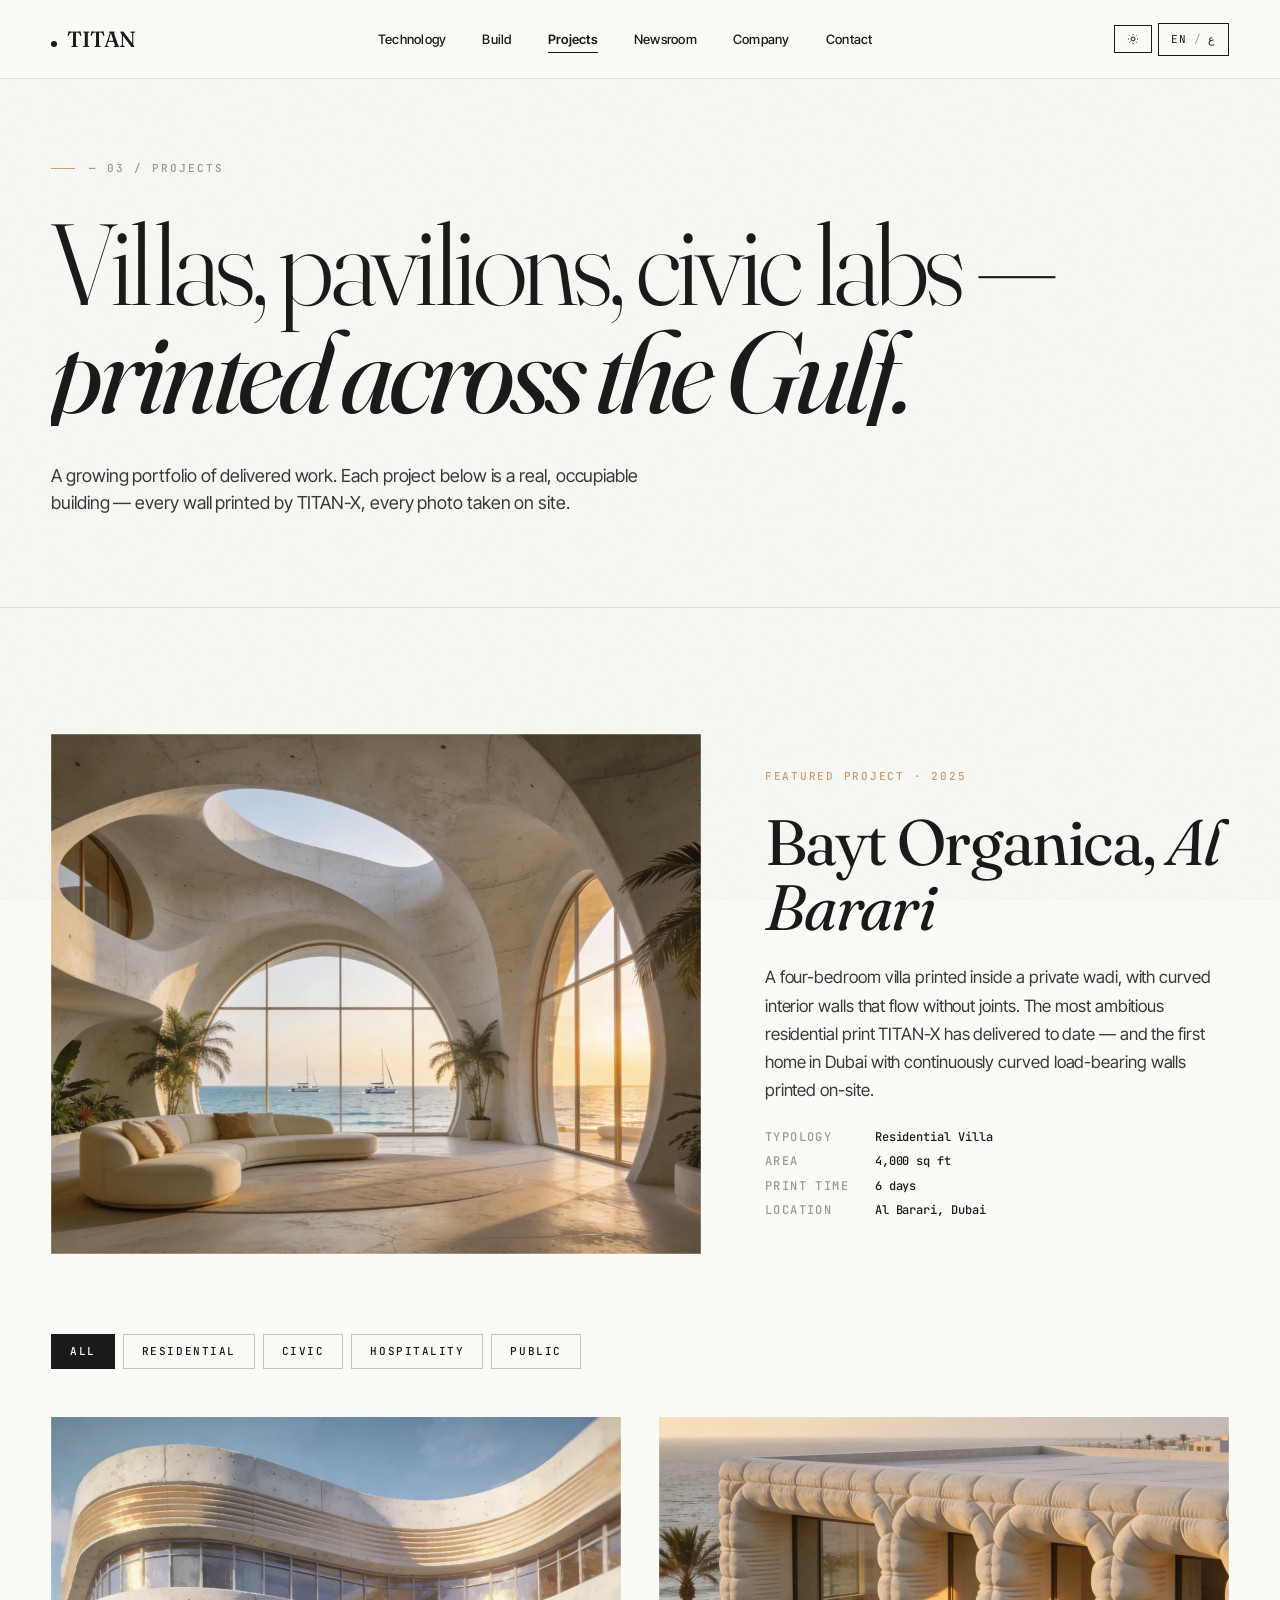
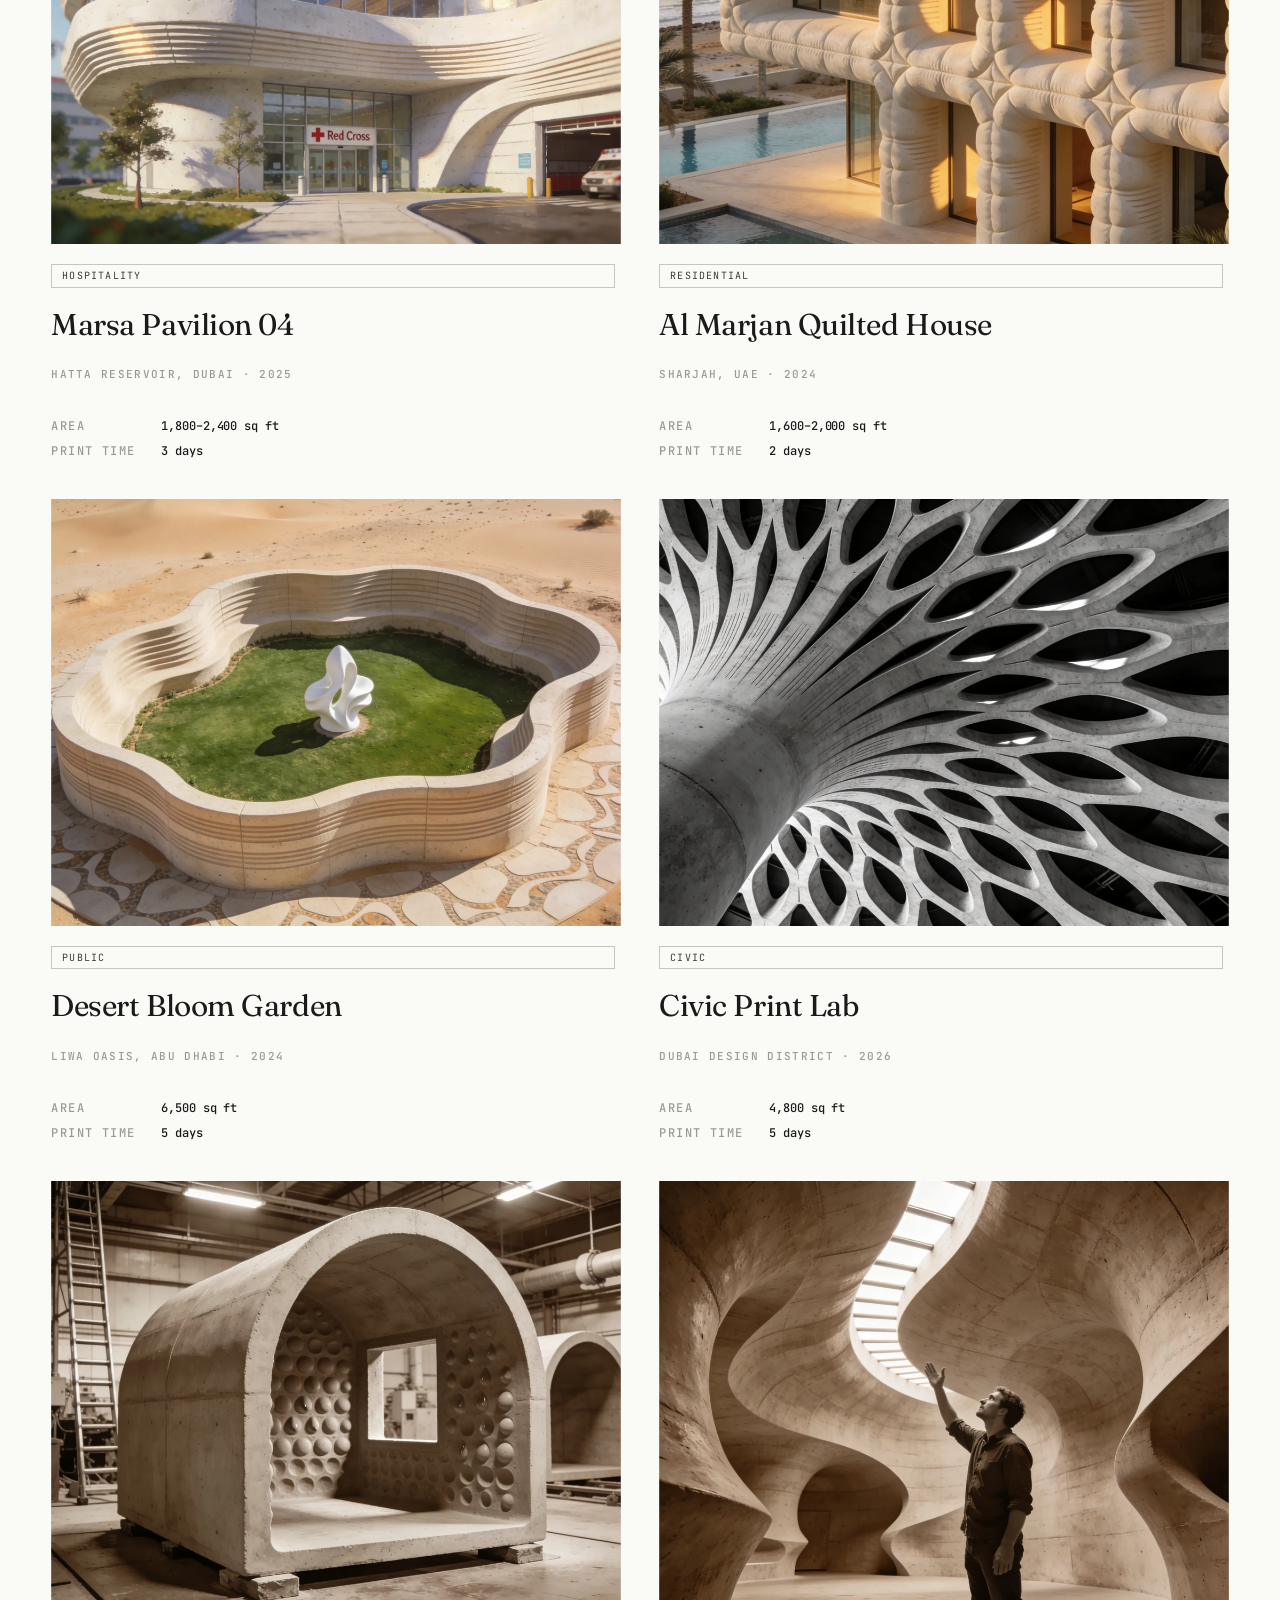
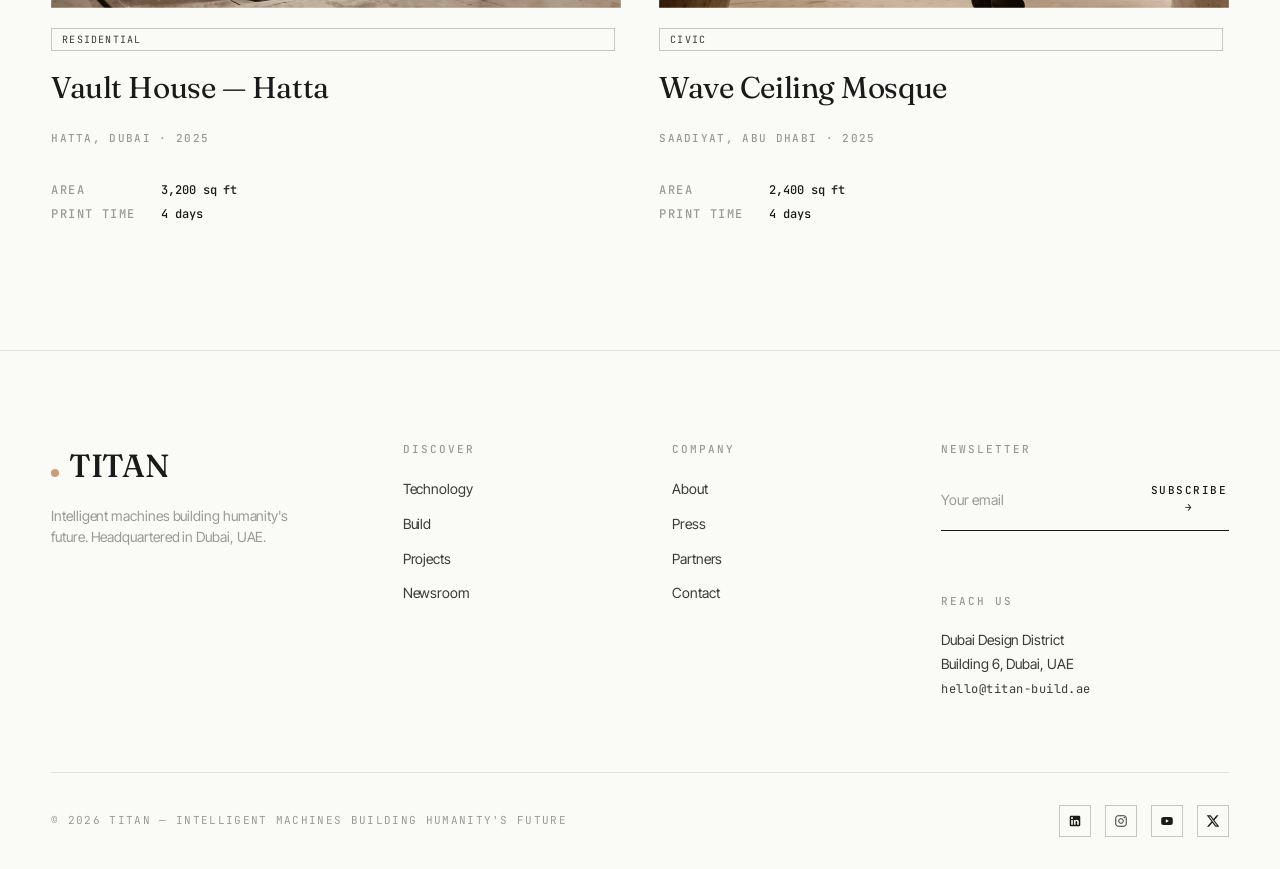
<file: projects.html>
<!doctype html>
<html lang="en" dir="ltr">
<head>
<meta charset="utf-8">
<meta name="viewport" content="width=device-width,initial-scale=1">
<title>Projects — TITAN</title>
<meta name="description" content="A growing portfolio of 3D-printed homes, pavilions and civic buildings across the Gulf.">
<link rel="preconnect" href="https://fonts.googleapis.com"><link rel="preconnect" href="https://fonts.gstatic.com" crossorigin>
<link href="https://fonts.googleapis.com/css2?family=Fraunces:opsz,wght@9..144,300;9..144,400;9..144,500;9..144,600&family=Inter+Tight:wght@300;400;500;600;700&family=JetBrains+Mono:wght@400;500&family=Noto+Naskh+Arabic:wght@400;500;600;700&display=swap" rel="stylesheet">
<link rel="stylesheet" href="assets/shared.css">
<style>
.filter-bar{display:flex;gap:8px;margin-bottom:48px;flex-wrap:wrap}
.filter-bar button{padding:8px 18px;border:1px solid var(--line-strong);background:transparent;color:var(--ink);font-family:var(--font-mono);font-size:11px;letter-spacing:0.14em;text-transform:uppercase;font-weight:500;transition:all .25s var(--ease)}
.filter-bar button:hover,.filter-bar button.is-active{background:var(--ink);color:var(--bg);border-color:var(--ink)}
.projects-list{display:grid;grid-template-columns:repeat(2,1fr);gap:clamp(24px,3vw,48px) clamp(20px,3vw,40px)}
@media (max-width:880px){.projects-list{grid-template-columns:1fr}}
.proj-card{display:flex;flex-direction:column;gap:20px;cursor:pointer}
.proj-card-img{width:100%;aspect-ratio:4/3;overflow:hidden;background:var(--bg-2);position:relative}
.proj-card-img img{width:100%;height:100%;object-fit:cover;transition:transform 1.4s var(--ease)}
.proj-card:hover .proj-card-img img{transform:scale(1.04)}
.proj-card-img::after{content:"";position:absolute;inset:0;background:linear-gradient(180deg,transparent 60%,rgba(0,0,0,0.4));opacity:0;transition:opacity .3s}
.proj-card:hover .proj-card-img::after{opacity:1}
.proj-title{font-family:var(--font-display);font-weight:400;font-size:clamp(22px,2.4vw,30px);line-height:1.15;letter-spacing:-0.015em;margin-bottom:4px}
.proj-meta{font-family:var(--font-mono);font-size:11px;letter-spacing:0.12em;text-transform:uppercase;color:var(--muted);font-weight:500}
.proj-spec{display:grid;grid-template-columns:max-content 1fr;gap:6px clamp(14px,2vw,28px);font-family:var(--font-mono);font-size:12px;margin-top:14px}
.proj-spec dt{color:var(--muted);text-transform:uppercase;letter-spacing:0.12em;font-weight:500}
.proj-spec dd{color:var(--ink);font-weight:500}
.proj-tag{display:inline-block;padding:3px 10px;border:1px solid var(--line-strong);font-family:var(--font-mono);font-size:10px;letter-spacing:0.12em;text-transform:uppercase;color:var(--ink-soft);margin-inline-end:6px}
.featured{margin-bottom:80px;display:grid;grid-template-columns:1.4fr 1fr;gap:clamp(40px,5vw,80px);align-items:center}
@media (max-width:880px){.featured{grid-template-columns:1fr}}
.featured-img{aspect-ratio:5/4;overflow:hidden;background:var(--bg-2)}
.featured-img img{width:100%;height:100%;object-fit:cover}
.featured-eyebrow{font-family:var(--font-mono);font-size:11px;letter-spacing:0.16em;text-transform:uppercase;color:var(--warm);margin-bottom:24px;font-weight:500}
.featured h2{font-family:var(--font-display);font-weight:400;font-size:clamp(36px,5vw,64px);line-height:1.02;letter-spacing:-0.025em;margin-bottom:24px}
.featured h2 em{font-style:italic}
.featured p{font-size:17px;color:var(--ink-soft);line-height:1.65;max-width:50ch;margin-bottom:24px}
</style>
</head>
<body data-nav-solid>

<nav class="nav" id="nav">
  <a href="index.html" class="brand"><span class="brand-dot"></span><span data-i18n="brand">TITAN</span></a>
  <div class="nav-links">
    <a href="technology.html" data-i18n="nav.tech">Technology</a>
    <a href="build.html" data-i18n="nav.build">Build</a>
    <a href="projects.html" data-i18n="nav.projects">Projects</a>
    <a href="newsroom.html" data-i18n="nav.newsroom">Newsroom</a>
    <a href="company.html" data-i18n="nav.company">Company</a>
    <a href="contact.html" data-i18n="nav.contact">Contact</a>
  </div>
  <div class="nav-controls">
    <button class="ctl" id="themeToggle"><svg id="themeIcon" viewBox="0 0 24 24" fill="none" stroke="currentColor" stroke-width="2" style="width:12px;height:12px"><circle cx="12" cy="12" r="4"/><path d="M12 2v2M12 20v2M4.93 4.93l1.41 1.41M17.66 17.66l1.41 1.41M2 12h2M20 12h2M4.93 19.07l1.41-1.41M17.66 6.34l1.41-1.41"/></svg></button>
    <button class="ctl" id="langToggle"><span id="langCurrent">EN</span><span style="opacity:.4">/</span><span id="langOther">ع</span></button>
    <button class="ctl menu-btn" id="menuBtn"><span data-i18n="nav.menu">Menu</span></button>
  </div>
</nav>

<div class="mobile-menu" id="mobileMenu">
  <div class="mobile-menu-top"><a href="index.html" class="brand"><span class="brand-dot"></span><span data-i18n="brand">TITAN</span></a><button class="ctl" id="menuClose"><span data-i18n="nav.close">Close</span></button></div>
  <nav class="mobile-menu-links">
    <a href="technology.html"><span class="num">01</span><span data-i18n="nav.tech">Technology</span></a>
    <a href="build.html"><span class="num">02</span><span data-i18n="nav.build">Build</span></a>
    <a href="projects.html"><span class="num">03</span><span data-i18n="nav.projects">Projects</span></a>
    <a href="newsroom.html"><span class="num">04</span><span data-i18n="nav.newsroom">Newsroom</span></a>
    <a href="company.html"><span class="num">05</span><span data-i18n="nav.company">Company</span></a>
    <a href="contact.html"><span class="num">06</span><span data-i18n="nav.contact">Contact</span></a>
  </nav>
</div>

<section class="page-hero">
  <div class="page-hero-eyebrow reveal" data-i18n="proj.eyebrow">— 03 / PROJECTS</div>
  <h1 class="reveal-line"><span data-i18n="proj.title">Villas, pavilions, civic labs — <em>printed across the Gulf.</em></span></h1>
  <p class="page-hero-lede reveal reveal-delay-1" data-i18n="proj.lede">A growing portfolio of delivered work. Each project below is a real, occupiable building — every wall printed by TITAN-X, every photo taken on site.</p>
</section>

<section class="section">
  <!-- FEATURED -->
  <div class="featured reveal">
    <div class="featured-img reveal-img"><img src="images/project_2.webp" alt=""></div>
    <div>
      <div class="featured-eyebrow" data-i18n="proj.feat.eyebrow">FEATURED PROJECT · 2025</div>
      <h2 class="reveal-line"><span data-i18n="proj.feat.title">Bayt Organica, <em>Al Barari</em></span></h2>
      <p data-i18n="proj.feat.desc">A four-bedroom villa printed inside a private wadi, with curved interior walls that flow without joints. The most ambitious residential print TITAN-X has delivered to date — and the first home in Dubai with continuously curved load-bearing walls printed on-site.</p>
      <dl class="proj-spec">
        <dt data-i18n="proj.spec.t">Typology</dt><dd data-i18n="proj.feat.s1">Residential Villa</dd>
        <dt data-i18n="proj.spec.a">Area</dt><dd data-i18n="proj.feat.s2">4,000 sq ft</dd>
        <dt data-i18n="proj.spec.pt">Print Time</dt><dd data-i18n="proj.feat.s3">6 days</dd>
        <dt data-i18n="proj.spec.l">Location</dt><dd data-i18n="proj.feat.s4">Al Barari, Dubai</dd>
      </dl>
    </div>
  </div>

  <div class="filter-bar">
    <button class="is-active" data-i18n="proj.f.all">All</button>
    <button data-i18n="proj.f.res">Residential</button>
    <button data-i18n="proj.f.civ">Civic</button>
    <button data-i18n="proj.f.hosp">Hospitality</button>
    <button data-i18n="proj.f.pub">Public</button>
  </div>

  <div class="projects-list">
    <div class="proj-card reveal">
      <div class="proj-card-img reveal-img"><img src="images/project_1.webp" alt=""></div>
      <span class="proj-tag" data-i18n="proj.cat.hosp">Hospitality</span>
      <h3 class="proj-title" data-i18n="proj.p1.t">Marsa Pavilion 04</h3>
      <div class="proj-meta" data-i18n="proj.p1.m">HATTA RESERVOIR, DUBAI · 2025</div>
      <dl class="proj-spec">
        <dt data-i18n="proj.spec.a">Area</dt><dd data-i18n="proj.p1.a">1,800–2,400 sq ft</dd>
        <dt data-i18n="proj.spec.pt">Print Time</dt><dd data-i18n="proj.p1.pt">3 days</dd>
      </dl>
    </div>
    <div class="proj-card reveal reveal-delay-1">
      <div class="proj-card-img reveal-img"><img src="images/project_3.webp" alt=""></div>
      <span class="proj-tag" data-i18n="proj.cat.res">Residential</span>
      <h3 class="proj-title" data-i18n="proj.p2.t">Al Marjan Quilted House</h3>
      <div class="proj-meta" data-i18n="proj.p2.m">SHARJAH, UAE · 2024</div>
      <dl class="proj-spec">
        <dt data-i18n="proj.spec.a">Area</dt><dd data-i18n="proj.p2.a">1,600–2,000 sq ft</dd>
        <dt data-i18n="proj.spec.pt">Print Time</dt><dd data-i18n="proj.p2.pt">2 days</dd>
      </dl>
    </div>
    <div class="proj-card reveal">
      <div class="proj-card-img reveal-img"><img src="images/project_4.webp" alt=""></div>
      <span class="proj-tag" data-i18n="proj.cat.pub">Public</span>
      <h3 class="proj-title" data-i18n="proj.p3.t">Desert Bloom Garden</h3>
      <div class="proj-meta" data-i18n="proj.p3.m">LIWA OASIS, ABU DHABI · 2024</div>
      <dl class="proj-spec">
        <dt data-i18n="proj.spec.a">Area</dt><dd data-i18n="proj.p3.a">6,500 sq ft</dd>
        <dt data-i18n="proj.spec.pt">Print Time</dt><dd data-i18n="proj.p3.pt">5 days</dd>
      </dl>
    </div>
    <div class="proj-card reveal reveal-delay-1">
      <div class="proj-card-img reveal-img"><img src="images/project_5.webp" alt=""></div>
      <span class="proj-tag" data-i18n="proj.cat.civ">Civic</span>
      <h3 class="proj-title" data-i18n="proj.p4.t">Civic Print Lab</h3>
      <div class="proj-meta" data-i18n="proj.p4.m">DUBAI DESIGN DISTRICT · 2026</div>
      <dl class="proj-spec">
        <dt data-i18n="proj.spec.a">Area</dt><dd data-i18n="proj.p4.a">4,800 sq ft</dd>
        <dt data-i18n="proj.spec.pt">Print Time</dt><dd data-i18n="proj.p4.pt">5 days</dd>
      </dl>
    </div>
    <div class="proj-card reveal">
      <div class="proj-card-img reveal-img"><img src="images/detail_1.webp" alt=""></div>
      <span class="proj-tag" data-i18n="proj.cat.res">Residential</span>
      <h3 class="proj-title" data-i18n="proj.p5.t">Vault House — Hatta</h3>
      <div class="proj-meta" data-i18n="proj.p5.m">HATTA, DUBAI · 2025</div>
      <dl class="proj-spec">
        <dt data-i18n="proj.spec.a">Area</dt><dd data-i18n="proj.p5.a">3,200 sq ft</dd>
        <dt data-i18n="proj.spec.pt">Print Time</dt><dd data-i18n="proj.p5.pt">4 days</dd>
      </dl>
    </div>
    <div class="proj-card reveal reveal-delay-1">
      <div class="proj-card-img reveal-img"><img src="images/detail_3.webp" alt=""></div>
      <span class="proj-tag" data-i18n="proj.cat.civ">Civic</span>
      <h3 class="proj-title" data-i18n="proj.p6.t">Wave Ceiling Mosque</h3>
      <div class="proj-meta" data-i18n="proj.p6.m">SAADIYAT, ABU DHABI · 2025</div>
      <dl class="proj-spec">
        <dt data-i18n="proj.spec.a">Area</dt><dd data-i18n="proj.p6.a">2,400 sq ft</dd>
        <dt data-i18n="proj.spec.pt">Print Time</dt><dd data-i18n="proj.p6.pt">4 days</dd>
      </dl>
    </div>
  </div>
</section>

<footer class="footer">
  <div class="footer-inner">
    <div class="footer-top">
      <div><div class="footer-brand"><span class="brand-dot"></span><span data-i18n="brand">TITAN</span></div><p class="footer-tagline" data-i18n="footer.tagline">Intelligent machines building humanity's future. Headquartered in Dubai, UAE.</p></div>
      <div class="footer-col"><h4 data-i18n="footer.col1">Discover</h4><ul><li><a href="technology.html" data-i18n="footer.l1">Technology</a></li><li><a href="build.html" data-i18n="footer.l2">Build</a></li><li><a href="projects.html" data-i18n="footer.l3">Projects</a></li><li><a href="newsroom.html" data-i18n="footer.l4">Newsroom</a></li></ul></div>
      <div class="footer-col"><h4 data-i18n="footer.col2">Company</h4><ul><li><a href="company.html" data-i18n="footer.l5">About</a></li><li><a href="newsroom.html" data-i18n="footer.l6">Press</a></li><li><a href="contact.html#partners" data-i18n="footer.l7">Partners</a></li><li><a href="contact.html" data-i18n="footer.l8">Contact</a></li></ul></div>
      <div class="footer-col">
        <h4 data-i18n="footer.newsletter">Newsletter</h4>
        <form class="newsletter" id="newsletterForm"><input type="email" id="nlEmail" placeholder="Your email" data-i18n-attr="placeholder" data-i18n="footer.email"><button type="submit" data-i18n="footer.subscribe">Subscribe →</button></form>
        <div class="newsletter-status" id="nlStatus"></div>
        <h4 style="margin-top:24px" data-i18n="footer.contact">Reach Us</h4>
        <p style="font-size:14px;color:var(--ink-soft);line-height:1.7"><span data-i18n="footer.addr">Dubai Design District<br>Building 6, Dubai, UAE</span><br><span class="mono" style="font-size:12px">hello@titan-build.ae</span></p>
      </div>
    </div>
    <div class="footer-bottom">
      <span class="footer-copy">© 2026 TITAN — <span data-i18n="footer.copy">INTELLIGENT MACHINES BUILDING HUMANITY'S FUTURE</span></span>
      <div class="footer-social">
        <a href="#" aria-label="LinkedIn"><svg viewBox="0 0 24 24" fill="currentColor"><path d="M19 3a2 2 0 0 1 2 2v14a2 2 0 0 1-2 2H5a2 2 0 0 1-2-2V5a2 2 0 0 1 2-2h14m-.5 15.5v-5.3a3.26 3.26 0 0 0-3.26-3.26c-.85 0-1.84.52-2.32 1.3v-1.11h-2.79v8.37h2.79v-4.93c0-.77.62-1.4 1.39-1.4a1.4 1.4 0 0 1 1.4 1.4v4.93h2.79M6.88 8.56a1.68 1.68 0 0 0 1.68-1.68c0-.93-.75-1.69-1.68-1.69a1.69 1.69 0 0 0-1.69 1.69c0 .93.76 1.68 1.69 1.68m1.39 9.94v-8.37H5.5v8.37h2.77z"/></svg></a>
        <a href="#" aria-label="Instagram"><svg viewBox="0 0 24 24" fill="none" stroke="currentColor" stroke-width="1.5"><rect x="3" y="3" width="18" height="18" rx="4"/><circle cx="12" cy="12" r="4"/><circle cx="17.5" cy="6.5" r="0.5" fill="currentColor"/></svg></a>
        <a href="#" aria-label="YouTube"><svg viewBox="0 0 24 24" fill="currentColor"><path d="M21.58 7.19c-.23-.86-.91-1.54-1.77-1.77C18.25 5 12 5 12 5s-6.25 0-7.81.42c-.86.23-1.54.91-1.77 1.77C2 8.75 2 12 2 12s0 3.25.42 4.81c.23.86.91 1.54 1.77 1.77C5.75 19 12 19 12 19s6.25 0 7.81-.42c.86-.23 1.54-.91 1.77-1.77C22 15.25 22 12 22 12s0-3.25-.42-4.81M10 15V9l5.2 3-5.2 3z"/></svg></a>
        <a href="#" aria-label="X"><svg viewBox="0 0 24 24" fill="currentColor"><path d="M18.244 2.25h3.308l-7.227 8.26 8.502 11.24H16.17l-5.214-6.817L4.99 21.75H1.68l7.73-8.835L1.254 2.25H8.08l4.713 6.231zm-1.161 17.52h1.833L7.084 4.126H5.117z"/></svg></a>
      </div>
    </div>
  </div>
</footer>

<script src="assets/i18n-shared.js"></script>
<script>
Object.assign(window.I18N.en, {
  "proj.eyebrow":"— 03 / PROJECTS","proj.title":"Villas, pavilions, civic labs — <em>printed across the Gulf.</em>",
  "proj.lede":"A growing portfolio of delivered work. Each project below is a real, occupiable building — every wall printed by TITAN-X, every photo taken on site.",
  "proj.feat.eyebrow":"FEATURED PROJECT · 2025","proj.feat.title":"Bayt Organica, <em>Al Barari</em>",
  "proj.feat.desc":"A four-bedroom villa printed inside a private wadi, with curved interior walls that flow without joints. The most ambitious residential print TITAN-X has delivered to date — and the first home in Dubai with continuously curved load-bearing walls printed on-site.",
  "proj.feat.s1":"Residential Villa","proj.feat.s2":"4,000 sq ft","proj.feat.s3":"6 days","proj.feat.s4":"Al Barari, Dubai",
  "proj.spec.t":"Typology","proj.spec.a":"Area","proj.spec.pt":"Print Time","proj.spec.l":"Location",
  "proj.f.all":"All","proj.f.res":"Residential","proj.f.civ":"Civic","proj.f.hosp":"Hospitality","proj.f.pub":"Public",
  "proj.cat.res":"Residential","proj.cat.civ":"Civic","proj.cat.hosp":"Hospitality","proj.cat.pub":"Public",
  "proj.p1.t":"Marsa Pavilion 04","proj.p1.m":"HATTA RESERVOIR, DUBAI · 2025","proj.p1.a":"1,800–2,400 sq ft","proj.p1.pt":"3 days",
  "proj.p2.t":"Al Marjan Quilted House","proj.p2.m":"SHARJAH, UAE · 2024","proj.p2.a":"1,600–2,000 sq ft","proj.p2.pt":"2 days",
  "proj.p3.t":"Desert Bloom Garden","proj.p3.m":"LIWA OASIS, ABU DHABI · 2024","proj.p3.a":"6,500 sq ft","proj.p3.pt":"5 days",
  "proj.p4.t":"Civic Print Lab","proj.p4.m":"DUBAI DESIGN DISTRICT · 2026","proj.p4.a":"4,800 sq ft","proj.p4.pt":"5 days",
  "proj.p5.t":"Vault House — Hatta","proj.p5.m":"HATTA, DUBAI · 2025","proj.p5.a":"3,200 sq ft","proj.p5.pt":"4 days",
  "proj.p6.t":"Wave Ceiling Mosque","proj.p6.m":"SAADIYAT, ABU DHABI · 2025","proj.p6.a":"2,400 sq ft","proj.p6.pt":"4 days"
});
Object.assign(window.I18N.ar, {
  "proj.eyebrow":"— ٠٣ / المشاريع","proj.title":"فلل، أجنحة، مختبرات مدنية — <em>مطبوعةٌ عبر الخليج.</em>",
  "proj.lede":"محفظةٌ متنامية من الأعمال المُسلَّمة. كل مشروع أدناه مبنىً حقيقيٌّ قابل للسكن — كل جدار طُبع بتيتان-إكس، وكل صورة التُقطت في الموقع.",
  "proj.feat.eyebrow":"مشروع مميّز · ٢٠٢٥","proj.feat.title":"بيت أورجانيكا، <em>البراري</em>",
  "proj.feat.desc":"فيلا بأربع غرف نوم مطبوعة داخل واديٍّ خاص، بجدران داخلية منحنية تنساب بلا فواصل. أكثر طباعة سكنية طموحًا سلّمها تيتان-إكس حتى الآن — وأوّل منزل في دبي بجدران حاملة منحنية باستمرار مطبوعة في الموقع.",
  "proj.feat.s1":"فيلا سكنية","proj.feat.s2":"٤٠٠٠ قدم²","proj.feat.s3":"٦ أيام","proj.feat.s4":"البراري، دبي",
  "proj.spec.t":"النوع","proj.spec.a":"المساحة","proj.spec.pt":"وقت الطباعة","proj.spec.l":"الموقع",
  "proj.f.all":"الكل","proj.f.res":"سكني","proj.f.civ":"مدني","proj.f.hosp":"ضيافة","proj.f.pub":"عام",
  "proj.cat.res":"سكني","proj.cat.civ":"مدني","proj.cat.hosp":"ضيافة","proj.cat.pub":"عام",
  "proj.p1.t":"جناح مارسا ٠٤","proj.p1.m":"خزّان حتا، دبي · ٢٠٢٥","proj.p1.a":"١٨٠٠–٢٤٠٠ قدم²","proj.p1.pt":"٣ أيام",
  "proj.p2.t":"بيت المرجان المنقوش","proj.p2.m":"الشارقة · ٢٠٢٤","proj.p2.a":"١٦٠٠–٢٠٠٠ قدم²","proj.p2.pt":"يومان",
  "proj.p3.t":"حديقة زهرة الصحراء","proj.p3.m":"واحة ليوا، أبوظبي · ٢٠٢٤","proj.p3.a":"٦٥٠٠ قدم²","proj.p3.pt":"٥ أيام",
  "proj.p4.t":"مختبر الطباعة المدني","proj.p4.m":"حي دبي للتصميم · ٢٠٢٦","proj.p4.a":"٤٨٠٠ قدم²","proj.p4.pt":"٥ أيام",
  "proj.p5.t":"بيت القُبّة — حتا","proj.p5.m":"حتا، دبي · ٢٠٢٥","proj.p5.a":"٣٢٠٠ قدم²","proj.p5.pt":"٤ أيام",
  "proj.p6.t":"مسجد السقف المموّج","proj.p6.m":"السعديات، أبوظبي · ٢٠٢٥","proj.p6.a":"٢٤٠٠ قدم²","proj.p6.pt":"٤ أيام"
});
// Filter logic
document.querySelectorAll('.filter-bar button').forEach((btn,i)=>{
  btn.addEventListener('click',()=>{
    document.querySelectorAll('.filter-bar button').forEach(b=>b.classList.remove('is-active'));
    btn.classList.add('is-active');
    const filter=['all','res','civ','hosp','pub'][i];
    document.querySelectorAll('.proj-card').forEach(card=>{
      const tag=card.querySelector('.proj-tag').getAttribute('data-i18n');
      if(filter==='all'){card.style.display='flex';return}
      card.style.display = tag.includes(filter)?'flex':'none';
    });
  });
});
</script>
<script src="assets/shared.js"></script>
</body>
</html>
</file>
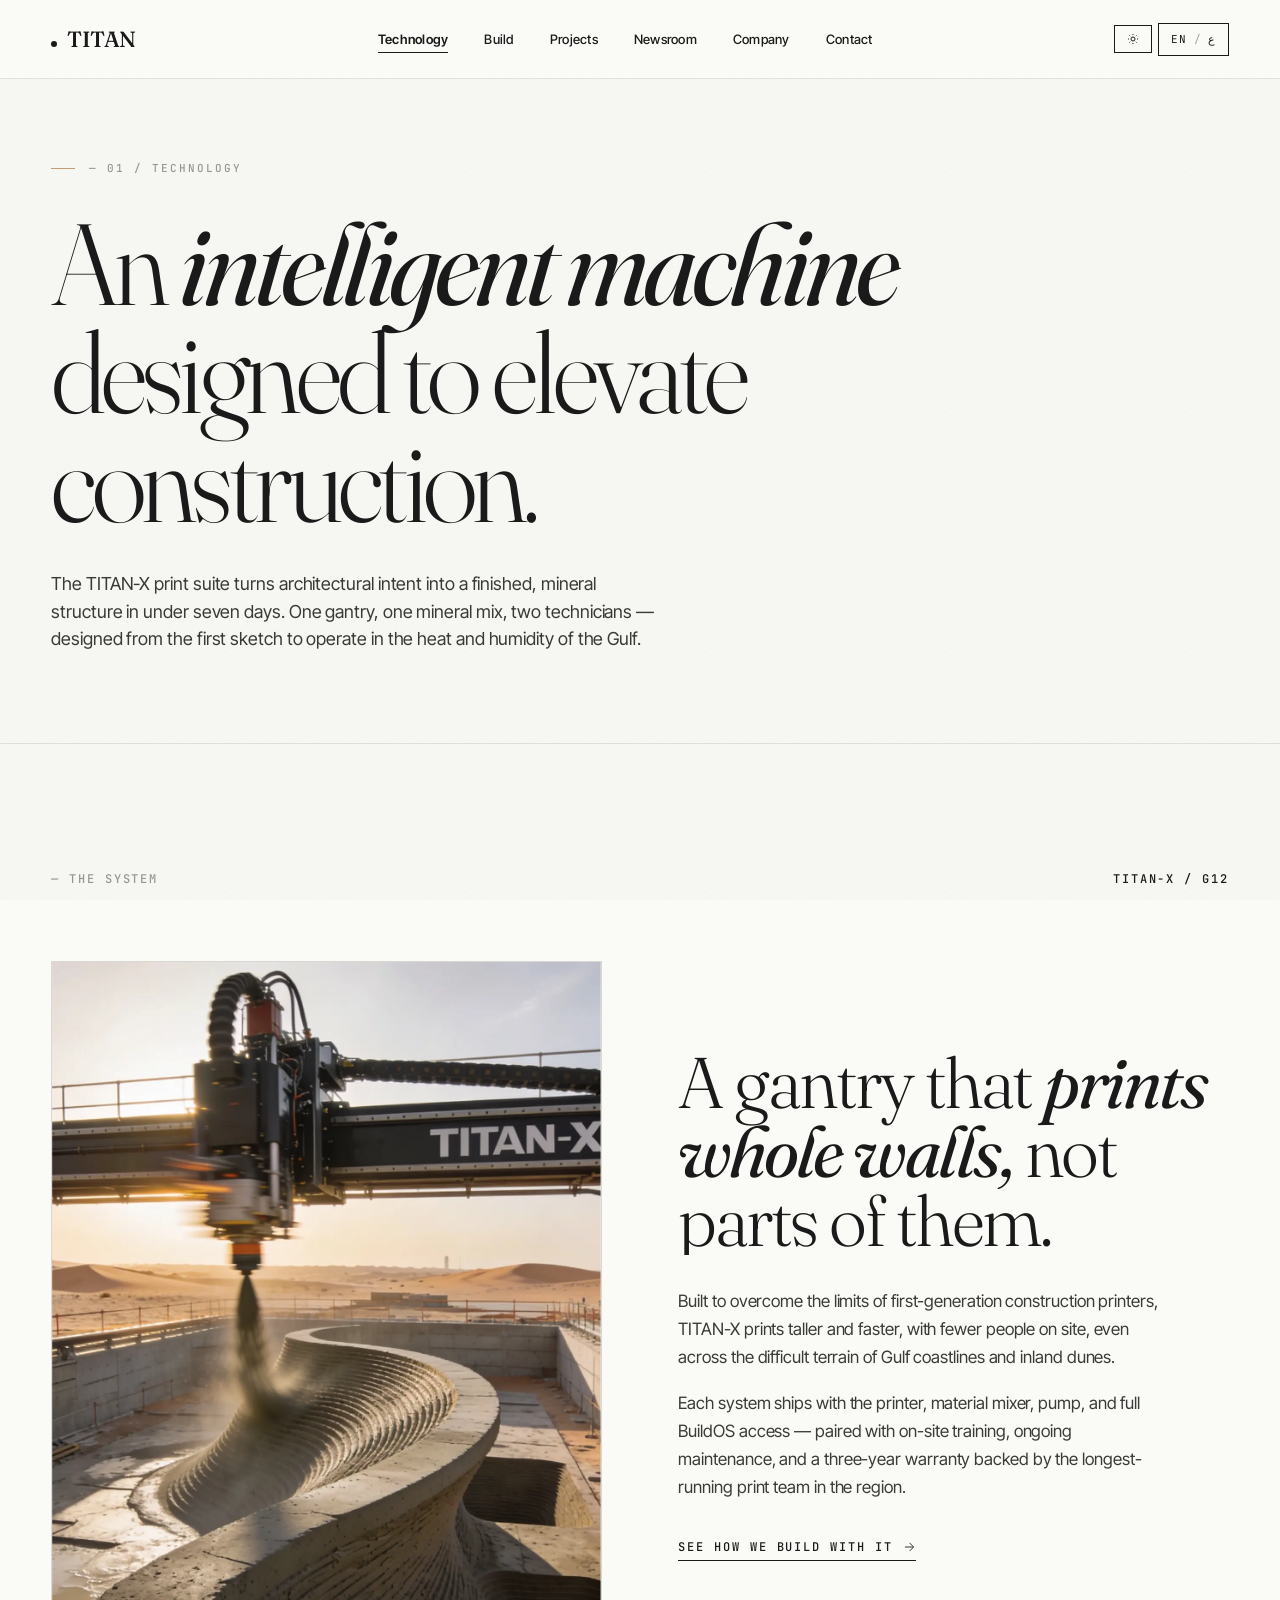
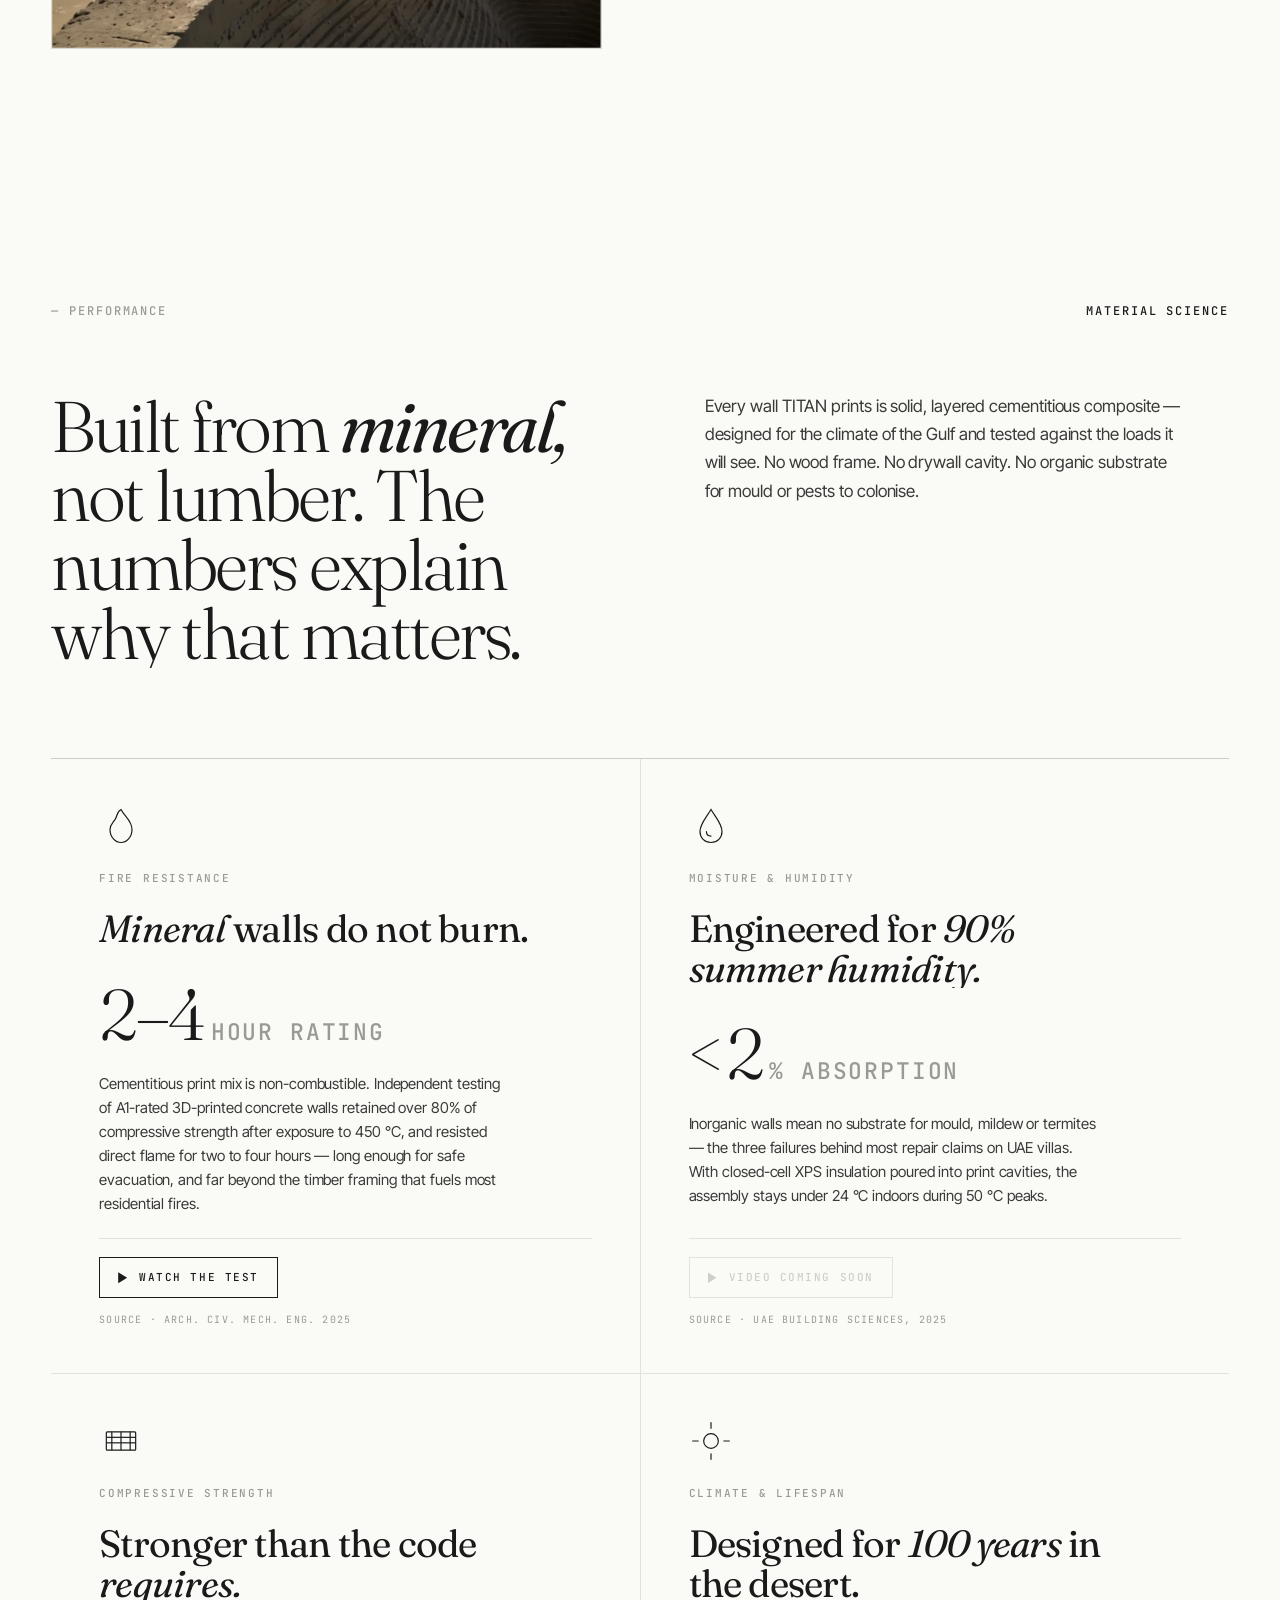
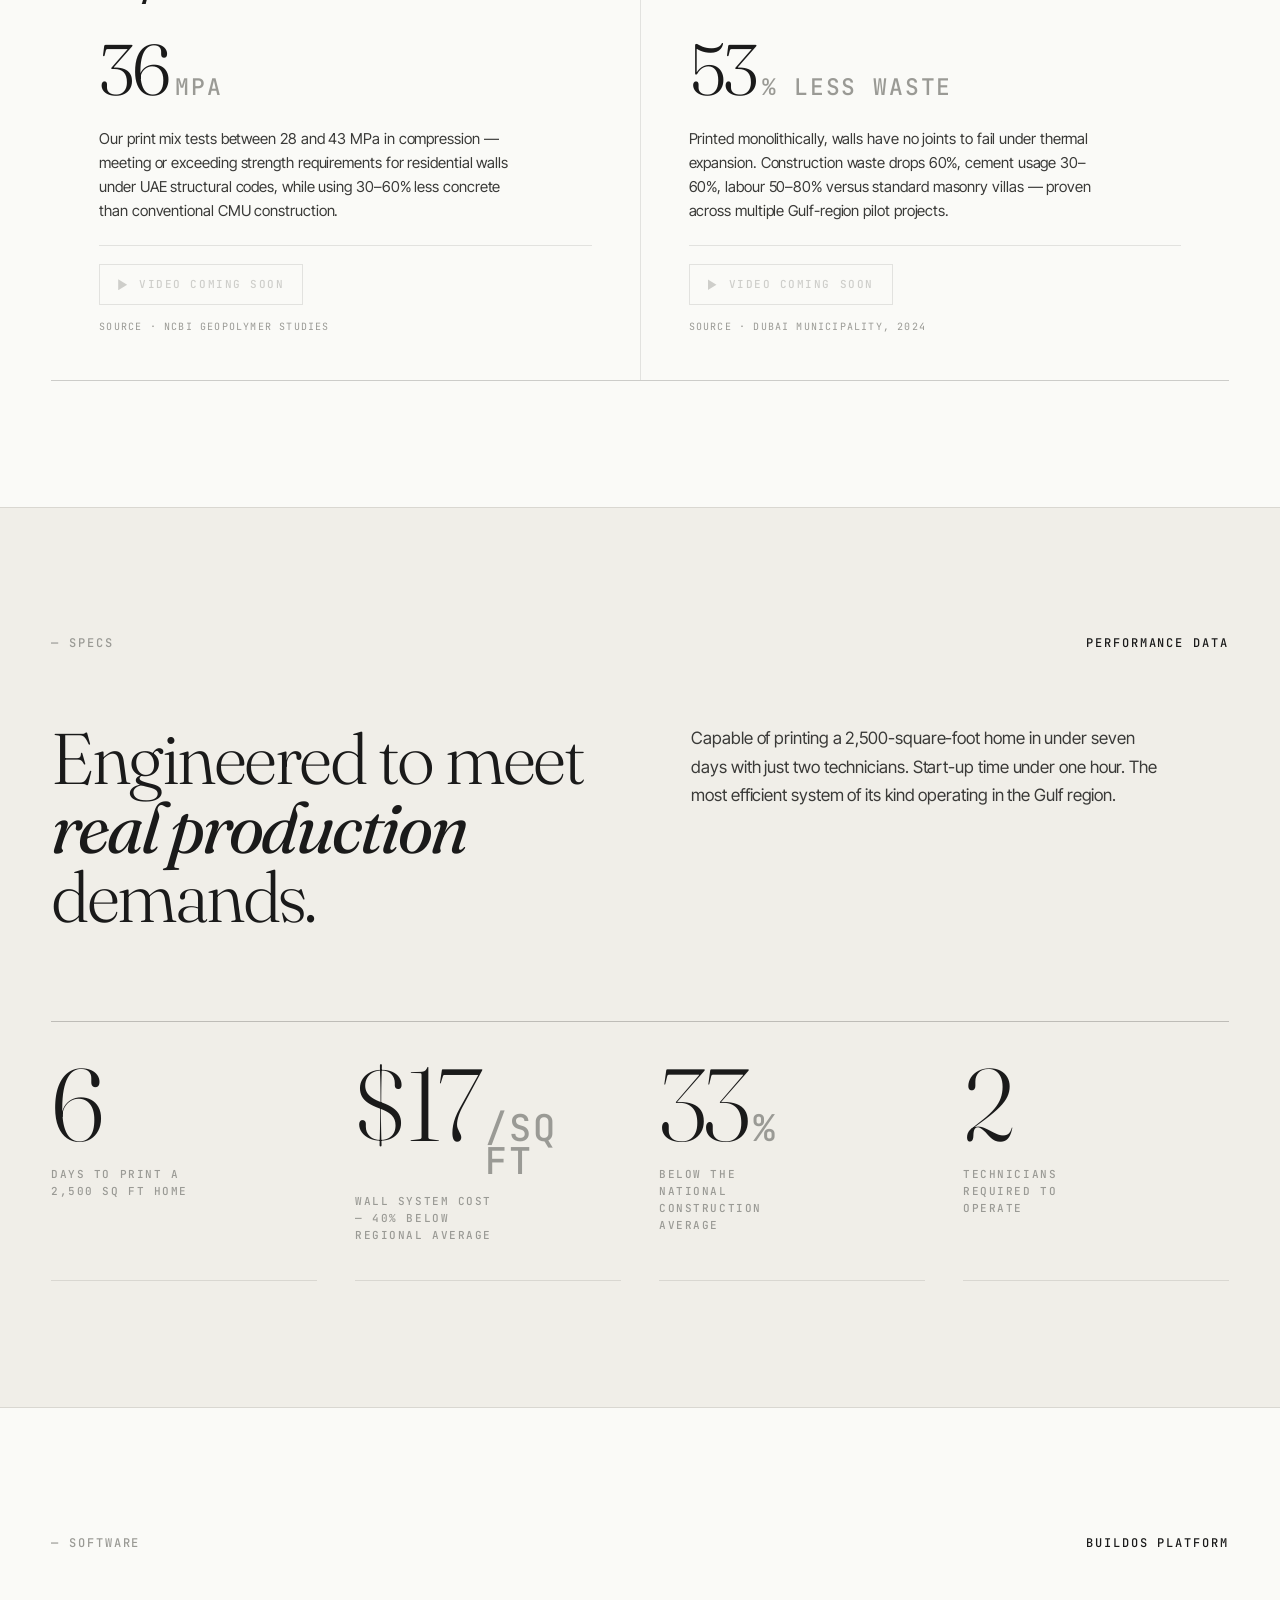
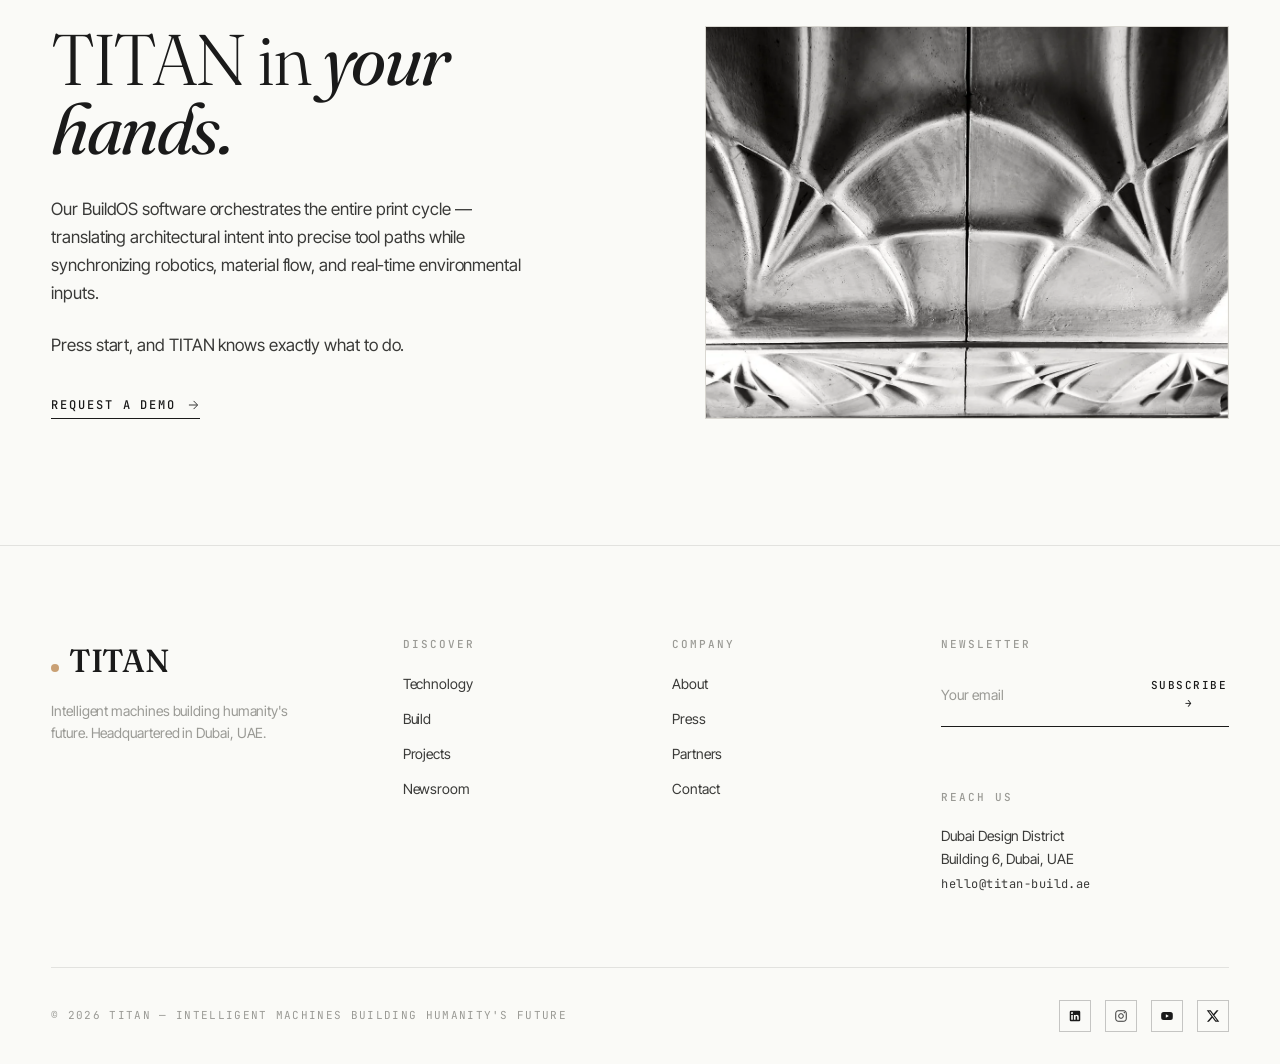
<file: technology.html>
<!doctype html>
<html lang="en" dir="ltr">
<head>
<meta charset="utf-8">
<meta name="viewport" content="width=device-width,initial-scale=1">
<title>Technology — TITAN</title>
<meta name="description" content="The TITAN-X print suite, BuildOS platform, and the mineral material engineered for the Gulf.">
<link rel="preconnect" href="https://fonts.googleapis.com">
<link rel="preconnect" href="https://fonts.gstatic.com" crossorigin>
<link href="https://fonts.googleapis.com/css2?family=Fraunces:opsz,wght@9..144,300;9..144,400;9..144,500;9..144,600&family=Inter+Tight:wght@300;400;500;600;700&family=JetBrains+Mono:wght@400;500&family=Noto+Naskh+Arabic:wght@400;500;600;700&display=swap" rel="stylesheet">
<link rel="stylesheet" href="assets/shared.css">
<style>
.system-grid{display:grid;grid-template-columns:1fr 1fr;gap:clamp(40px,6vw,80px);align-items:center}
@media (max-width:880px){.system-grid{grid-template-columns:1fr}}
.system-visual{position:relative;aspect-ratio:4/5;background:var(--bg-2);border:1px solid var(--line);overflow:hidden}
.system-visual img{width:100%;height:100%;object-fit:cover}
.system-text h2{font-family:var(--font-display);font-weight:300;font-size:clamp(40px,5.6vw,80px);line-height:0.96;letter-spacing:-0.035em;margin-bottom:32px}
.system-text h2 em{font-style:italic;font-weight:400}
.system-text p{font-size:17px;color:var(--ink-soft);max-width:48ch;margin-bottom:18px;line-height:1.65}

/* Performance grid */
.perf-grid{display:grid;grid-template-columns:repeat(2,1fr);gap:1px;background:var(--line);border-top:1px solid var(--line);border-bottom:1px solid var(--line);margin-top:60px}
@media (max-width:880px){.perf-grid{grid-template-columns:1fr}}
.perf-tile{background:var(--bg);padding:clamp(36px,5vh,60px) clamp(28px,4vw,48px);display:flex;flex-direction:column;gap:22px;transition:background .4s var(--ease)}
.perf-tile:hover{background:var(--bg-2)}
.perf-tile-icon{width:44px;height:44px}
.perf-tile-icon svg{width:100%;height:100%;stroke:var(--ink);stroke-width:1.3;fill:none}
.perf-tile-eyebrow{font-family:var(--font-mono);font-size:11px;letter-spacing:0.16em;text-transform:uppercase;color:var(--muted);font-weight:500}
.perf-tile h3{font-family:var(--font-display);font-weight:400;font-size:clamp(26px,3vw,38px);line-height:1.05;letter-spacing:-0.02em;max-width:18ch}
.perf-tile h3 em{font-style:italic}
.perf-tile-stat{font-family:var(--font-display);font-weight:300;font-size:clamp(46px,5.6vw,76px);line-height:1;letter-spacing:-0.03em;color:var(--ink);margin-top:8px;display:flex;align-items:baseline;gap:6px}
.perf-tile-stat .unit{font-family:var(--font-mono);font-weight:500;font-size:0.32em;letter-spacing:0.08em;color:var(--muted);text-transform:uppercase}
.perf-tile p{font-size:15px;line-height:1.6;color:var(--ink-soft);max-width:46ch}
.perf-tile-source{font-family:var(--font-mono);font-size:10px;letter-spacing:0.12em;text-transform:uppercase;color:var(--muted);padding-top:18px;border-top:1px solid var(--line)}
.perf-tile-foot{margin-top:auto;display:flex;flex-direction:column;gap:14px;padding-top:18px;border-top:1px solid var(--line)}
.perf-tile-foot .perf-tile-source{border-top:0;padding-top:0}
.watch-btn{
  display:inline-flex;align-items:center;gap:12px;
  background:transparent;border:1px solid var(--ink);
  color:var(--ink);
  padding:11px 18px;
  font-family:var(--font-mono);font-size:11px;letter-spacing:0.14em;
  text-transform:uppercase;font-weight:500;
  cursor:pointer;align-self:flex-start;
  transition:background .3s var(--ease), color .3s var(--ease), gap .3s var(--ease);
}
.watch-btn:hover{background:var(--ink);color:var(--bg);gap:16px}
.watch-btn[disabled]{opacity:.45;cursor:not-allowed;border-color:var(--line-strong);color:var(--muted)}
.watch-btn[disabled]:hover{background:transparent;color:var(--muted);gap:12px}
.watch-btn .play{width:9px;height:11px;display:inline-block;background:currentColor;clip-path:polygon(0 0,100% 50%,0 100%)}

/* video modal */
.video-modal{
  position:fixed;inset:0;z-index:300;
  background:rgba(15,15,15,0.85);
  backdrop-filter:blur(8px);-webkit-backdrop-filter:blur(8px);
  display:flex;align-items:center;justify-content:center;
  padding:clamp(20px,4vw,60px);
  opacity:0;pointer-events:none;
  transition:opacity .35s var(--ease);
}
.video-modal.open{opacity:1;pointer-events:auto}
.video-modal-inner{
  width:100%;max-width:1100px;
  background:var(--bg);
  position:relative;
  display:flex;flex-direction:column;
  transform:scale(0.96);
  transition:transform .4s var(--ease);
}
.video-modal.open .video-modal-inner{transform:scale(1)}
.video-modal-head{
  display:flex;justify-content:space-between;align-items:center;
  padding:20px 24px;border-bottom:1px solid var(--line);
}
.video-modal-eyebrow{font-family:var(--font-mono);font-size:11px;letter-spacing:0.16em;text-transform:uppercase;color:var(--muted);font-weight:500}
.video-modal-close{
  width:36px;height:36px;border:1px solid var(--line-strong);
  display:flex;align-items:center;justify-content:center;
  cursor:pointer;background:transparent;color:var(--ink);
  transition:background .25s,color .25s,border-color .25s;
}
.video-modal-close:hover{background:var(--ink);color:var(--bg);border-color:var(--ink)}
.video-modal-close svg{width:14px;height:14px}
.video-modal-body{position:relative;background:#000;aspect-ratio:16/9}
.video-modal-body video{width:100%;height:100%;display:block;object-fit:contain;background:#000}
.video-modal-caption{padding:18px 24px;font-size:14px;color:var(--ink-soft);line-height:1.55;border-top:1px solid var(--line)}
.video-modal-caption b{color:var(--ink);font-weight:500;font-family:var(--font-mono);font-size:11px;letter-spacing:0.12em;text-transform:uppercase;display:inline-block;margin-inline-end:8px}

/* Specs */
.specs-section{background:var(--bg-2);border-top:1px solid var(--line);border-bottom:1px solid var(--line)}
.specs-grid{display:grid;grid-template-columns:repeat(4,1fr);gap:clamp(20px,3vw,40px);border-top:1px solid var(--line-strong)}
@media (max-width:880px){.specs-grid{grid-template-columns:repeat(2,1fr)}}
.spec{padding:clamp(28px,4vh,48px) 0;border-bottom:1px solid var(--line)}
.spec-num{font-family:var(--font-display);font-weight:300;font-size:clamp(56px,8vw,120px);line-height:0.9;letter-spacing:-0.04em;margin-bottom:16px;display:flex;align-items:baseline;gap:6px}
.spec-num .unit{font-size:0.36em;font-family:var(--font-mono);font-weight:500;letter-spacing:0.06em;color:var(--muted)}
.spec-label{font-family:var(--font-mono);font-size:11px;letter-spacing:0.14em;text-transform:uppercase;color:var(--muted);max-width:20ch;font-weight:500}

/* Software */
.software-grid{display:grid;grid-template-columns:1.1fr 1fr;gap:clamp(40px,6vw,100px);align-items:center}
@media (max-width:880px){.software-grid{grid-template-columns:1fr}}
.software-img{aspect-ratio:4/3;background:var(--bg-2);border:1px solid var(--line);overflow:hidden}
.software-img img{width:100%;height:100%;object-fit:cover}
</style>
</head>
<body data-nav-solid>

<!-- NAV -->
<nav class="nav" id="nav">
  <a href="index.html" class="brand"><span class="brand-dot"></span><span data-i18n="brand">TITAN</span></a>
  <div class="nav-links">
    <a href="technology.html" data-i18n="nav.tech">Technology</a>
    <a href="build.html" data-i18n="nav.build">Build</a>
    <a href="projects.html" data-i18n="nav.projects">Projects</a>
    <a href="newsroom.html" data-i18n="nav.newsroom">Newsroom</a>
    <a href="company.html" data-i18n="nav.company">Company</a>
    <a href="contact.html" data-i18n="nav.contact">Contact</a>
  </div>
  <div class="nav-controls">
    <button class="ctl" id="themeToggle" aria-label="Toggle theme"><svg id="themeIcon" viewBox="0 0 24 24" fill="none" stroke="currentColor" stroke-width="2" style="width:12px;height:12px"><circle cx="12" cy="12" r="4"/><path d="M12 2v2M12 20v2M4.93 4.93l1.41 1.41M17.66 17.66l1.41 1.41M2 12h2M20 12h2M4.93 19.07l1.41-1.41M17.66 6.34l1.41-1.41"/></svg></button>
    <button class="ctl" id="langToggle"><span id="langCurrent">EN</span><span style="opacity:.4">/</span><span id="langOther">ع</span></button>
    <button class="ctl menu-btn" id="menuBtn"><span data-i18n="nav.menu">Menu</span></button>
  </div>
</nav>

<div class="mobile-menu" id="mobileMenu">
  <div class="mobile-menu-top">
    <a href="index.html" class="brand"><span class="brand-dot"></span><span data-i18n="brand">TITAN</span></a>
    <button class="ctl" id="menuClose"><span data-i18n="nav.close">Close</span></button>
  </div>
  <nav class="mobile-menu-links">
    <a href="technology.html"><span class="num">01</span><span data-i18n="nav.tech">Technology</span></a>
    <a href="build.html"><span class="num">02</span><span data-i18n="nav.build">Build</span></a>
    <a href="projects.html"><span class="num">03</span><span data-i18n="nav.projects">Projects</span></a>
    <a href="newsroom.html"><span class="num">04</span><span data-i18n="nav.newsroom">Newsroom</span></a>
    <a href="company.html"><span class="num">05</span><span data-i18n="nav.company">Company</span></a>
    <a href="contact.html"><span class="num">06</span><span data-i18n="nav.contact">Contact</span></a>
  </nav>
</div>

<!-- PAGE HERO -->
<section class="page-hero">
  <div class="page-hero-eyebrow reveal" data-i18n="tech.eyebrow">— 01 / TECHNOLOGY</div>
  <h1 class="reveal-line"><span data-i18n="tech.title">An <em>intelligent machine</em> designed to elevate construction.</span></h1>
  <p class="page-hero-lede reveal reveal-delay-1" data-i18n="tech.lede">The TITAN-X print suite turns architectural intent into a finished, mineral structure in under seven days. One gantry, one mineral mix, two technicians — designed from the first sketch to operate in the heat and humidity of the Gulf.</p>
</section>

<!-- SYSTEM OVERVIEW -->
<section class="section">
  <div class="section-head">
    <span class="num reveal" data-i18n="tech.sys.num">— THE SYSTEM</span>
    <span class="label reveal" data-i18n="tech.sys.label">TITAN-X / G12</span>
  </div>
  <div class="system-grid">
    <div class="system-visual reveal-img">
      <img src="images/system.webp" alt="TITAN-X print system on site">
    </div>
    <div class="system-text">
      <h2 class="reveal-line"><span data-i18n="tech.sys.h2">A gantry that <em>prints whole walls,</em> not parts of them.</span></h2>
      <p class="reveal" data-i18n="tech.sys.p1">Built to overcome the limits of first-generation construction printers, TITAN-X prints taller and faster, with fewer people on site, even across the difficult terrain of Gulf coastlines and inland dunes.</p>
      <p class="reveal reveal-delay-1" data-i18n="tech.sys.p2">Each system ships with the printer, material mixer, pump, and full BuildOS access — paired with on-site training, ongoing maintenance, and a three-year warranty backed by the longest-running print team in the region.</p>
      <div style="margin-top:32px" class="reveal reveal-delay-2">
        <a href="build.html" class="link-arrow">
          <span data-i18n="tech.sys.cta">See how we build with it</span>
          <svg viewBox="0 0 24 24" fill="none" stroke="currentColor" stroke-width="1.5"><path d="M5 12h14M13 5l7 7-7 7"/></svg>
        </a>
      </div>
    </div>
  </div>
</section>

<div class="divider"></div>

<!-- PERFORMANCE -->
<section class="section">
  <div class="section-head">
    <span class="num reveal" data-i18n="tech.perf.num">— PERFORMANCE</span>
    <span class="label reveal" data-i18n="tech.perf.label">MATERIAL SCIENCE</span>
  </div>
  <div style="display:grid;grid-template-columns:1.1fr 1fr;gap:clamp(40px,6vw,100px);align-items:start;margin-bottom:clamp(60px,10vh,90px)" class="perf-head">
    <h2 class="section-title reveal-line"><span data-i18n="tech.perf.h2">Built from <em>mineral,</em> not lumber. The numbers explain why that matters.</span></h2>
    <p class="reveal reveal-delay-1" style="font-size:17px;color:var(--ink-soft);max-width:48ch;line-height:1.65" data-i18n="tech.perf.desc">Every wall TITAN prints is solid, layered cementitious composite — designed for the climate of the Gulf and tested against the loads it will see. No wood frame. No drywall cavity. No organic substrate for mould or pests to colonise.</p>
  </div>

  <div class="perf-grid" data-counters>
    <div class="perf-tile reveal">
      <div class="perf-tile-icon"><svg viewBox="0 0 48 48"><path d="M24 6 C 28 14, 36 18, 36 28 C 36 36, 30 42, 24 42 C 18 42, 12 36, 12 28 C 12 22, 16 20, 18 16 C 20 12, 20 8, 24 6 Z"/></svg></div>
      <span class="perf-tile-eyebrow" data-i18n="tech.perf.fire.eyebrow">FIRE RESISTANCE</span>
      <h3 class="reveal-line"><span data-i18n="tech.perf.fire.title"><em>Mineral</em> walls do not burn.</span></h3>
      <div class="perf-tile-stat"><span data-i18n="tech.perf.fire.stat">2–4</span><span class="unit" data-i18n="tech.perf.fire.unit">hour rating</span></div>
      <p data-i18n="tech.perf.fire.desc">Cementitious print mix is non-combustible. Independent testing of A1-rated 3D-printed concrete walls retained over 80% of compressive strength after exposure to 450 °C, and resisted direct flame for two to four hours — long enough for safe evacuation, and far beyond the timber framing that fuels most residential fires.</p>
      <div class="perf-tile-foot">
        <button class="watch-btn" data-video="videos/fire-test.mp4" data-title-key="tech.perf.fire.video.title" data-caption-key="tech.perf.fire.video.caption">
          <span class="play"></span>
          <span data-i18n="tech.perf.fire.watch">Watch the test</span>
        </button>
        <div class="perf-tile-source" data-i18n="tech.perf.fire.src">SOURCE · Arch. Civ. Mech. Eng. 2025</div>
      </div>
    </div>

    <div class="perf-tile reveal reveal-delay-1">
      <div class="perf-tile-icon"><svg viewBox="0 0 48 48"><path d="M24 6 C 18 16, 12 22, 12 30 C 12 37, 17 42, 24 42 C 31 42, 36 37, 36 30 C 36 22, 30 16, 24 6 Z"/><path d="M19 30 C 19 33, 21 35, 24 35" stroke-linecap="round"/></svg></div>
      <span class="perf-tile-eyebrow" data-i18n="tech.perf.moist.eyebrow">MOISTURE &amp; HUMIDITY</span>
      <h3 class="reveal-line"><span data-i18n="tech.perf.moist.title">Engineered for <em>90% summer humidity.</em></span></h3>
      <div class="perf-tile-stat">&lt;<span class="counter" data-to="2">0</span><span class="unit" data-i18n="tech.perf.moist.unit">% absorption</span></div>
      <p data-i18n="tech.perf.moist.desc">Inorganic walls mean no substrate for mould, mildew or termites — the three failures behind most repair claims on UAE villas. With closed-cell XPS insulation poured into print cavities, the assembly stays under 24 °C indoors during 50 °C peaks.</p>
      <div class="perf-tile-foot">
        <button class="watch-btn" disabled data-video="videos/moisture-test.mp4">
          <span class="play"></span>
          <span data-i18n="tech.perf.moist.watch">Video coming soon</span>
        </button>
        <div class="perf-tile-source" data-i18n="tech.perf.moist.src">SOURCE · UAE Building Sciences, 2025</div>
      </div>
    </div>

    <div class="perf-tile reveal reveal-delay-2">
      <div class="perf-tile-icon"><svg viewBox="0 0 48 48"><rect x="8" y="14" width="32" height="20" rx="1"/><line x1="8" y1="20" x2="40" y2="20"/><line x1="8" y1="26" x2="40" y2="26"/><line x1="14" y1="14" x2="14" y2="34"/><line x1="24" y1="14" x2="24" y2="34"/><line x1="34" y1="14" x2="34" y2="34"/></svg></div>
      <span class="perf-tile-eyebrow" data-i18n="tech.perf.str.eyebrow">COMPRESSIVE STRENGTH</span>
      <h3 class="reveal-line"><span data-i18n="tech.perf.str.title">Stronger than the code <em>requires.</em></span></h3>
      <div class="perf-tile-stat"><span class="counter" data-to="40">0</span><span class="unit">MPa</span></div>
      <p data-i18n="tech.perf.str.desc">Our print mix tests between 28 and 43 MPa in compression — meeting or exceeding strength requirements for residential walls under UAE structural codes, while using 30–60% less concrete than conventional CMU construction.</p>
      <div class="perf-tile-foot">
        <button class="watch-btn" disabled data-video="videos/strength-test.mp4">
          <span class="play"></span>
          <span data-i18n="tech.perf.str.watch">Video coming soon</span>
        </button>
        <div class="perf-tile-source" data-i18n="tech.perf.str.src">SOURCE · NCBI Geopolymer Studies</div>
      </div>
    </div>

    <div class="perf-tile reveal reveal-delay-3">
      <div class="perf-tile-icon"><svg viewBox="0 0 48 48"><circle cx="24" cy="24" r="8"/><line x1="24" y1="4" x2="24" y2="10" stroke-linecap="round"/><line x1="24" y1="38" x2="24" y2="44" stroke-linecap="round"/><line x1="4" y1="24" x2="10" y2="24" stroke-linecap="round"/><line x1="38" y1="24" x2="44" y2="24" stroke-linecap="round"/></svg></div>
      <span class="perf-tile-eyebrow" data-i18n="tech.perf.life.eyebrow">CLIMATE &amp; LIFESPAN</span>
      <h3 class="reveal-line"><span data-i18n="tech.perf.life.title">Designed for <em>100 years</em> in the desert.</span></h3>
      <div class="perf-tile-stat"><span class="counter" data-to="60">0</span><span class="unit">% less waste</span></div>
      <p data-i18n="tech.perf.life.desc">Printed monolithically, walls have no joints to fail under thermal expansion. Construction waste drops 60%, cement usage 30–60%, labour 50–80% versus standard masonry villas — proven across multiple Gulf-region pilot projects.</p>
      <div class="perf-tile-foot">
        <button class="watch-btn" disabled data-video="videos/climate-test.mp4">
          <span class="play"></span>
          <span data-i18n="tech.perf.life.watch">Video coming soon</span>
        </button>
        <div class="perf-tile-source" data-i18n="tech.perf.life.src">SOURCE · Dubai Municipality, 2024</div>
      </div>
    </div>
  </div>
</section>

<!-- SPECS -->
<section class="section specs-section">
  <div class="section-head">
    <span class="num reveal" data-i18n="tech.specs.num">— SPECS</span>
    <span class="label reveal" data-i18n="tech.specs.label">PERFORMANCE DATA</span>
  </div>
  <div style="display:grid;grid-template-columns:1fr 1fr;gap:clamp(40px,8vw,120px);align-items:start;margin-bottom:clamp(60px,10vh,120px)" class="specs-head">
    <h2 class="section-title reveal-line"><span data-i18n="tech.specs.h2">Engineered to meet <em>real production</em> demands.</span></h2>
    <p class="reveal reveal-delay-1" style="font-size:17px;color:var(--ink-soft);max-width:48ch;line-height:1.65" data-i18n="tech.specs.desc">Capable of printing a 2,500-square-foot home in under seven days with just two technicians. Start-up time under one hour. The most efficient system of its kind operating in the Gulf region.</p>
  </div>
  <div class="specs-grid" data-counters>
    <div class="spec reveal">
      <div class="spec-num"><span class="counter" data-to="7">0</span></div>
      <div class="spec-label" data-i18n="tech.specs.l1">Days to print a 2,500 sq ft home</div>
    </div>
    <div class="spec reveal reveal-delay-1">
      <div class="spec-num">$<span class="counter" data-to="20">0</span><span class="unit">/SQ FT</span></div>
      <div class="spec-label" data-i18n="tech.specs.l2">Wall system cost — 40% below regional average</div>
    </div>
    <div class="spec reveal reveal-delay-2">
      <div class="spec-num"><span class="counter" data-to="40">0</span><span class="unit">%</span></div>
      <div class="spec-label" data-i18n="tech.specs.l3">Below the national construction average</div>
    </div>
    <div class="spec reveal reveal-delay-3">
      <div class="spec-num"><span class="counter" data-to="2">0</span></div>
      <div class="spec-label" data-i18n="tech.specs.l4">Technicians required to operate</div>
    </div>
  </div>
</section>

<!-- SOFTWARE -->
<section class="section">
  <div class="section-head">
    <span class="num reveal" data-i18n="tech.sw.num">— SOFTWARE</span>
    <span class="label reveal" data-i18n="tech.sw.label">BUILDOS PLATFORM</span>
  </div>
  <div class="software-grid">
    <div>
      <h2 class="section-title reveal-line" style="margin-bottom:32px"><span data-i18n="tech.sw.h2">TITAN in <em>your hands.</em></span></h2>
      <p class="reveal" style="font-size:17px;color:var(--ink-soft);max-width:48ch;margin-bottom:24px;line-height:1.65" data-i18n="tech.sw.p1">Our BuildOS software orchestrates the entire print cycle — translating architectural intent into precise tool paths while synchronizing robotics, material flow, and real-time environmental inputs.</p>
      <p class="reveal reveal-delay-1" style="font-size:17px;color:var(--ink-soft);max-width:48ch;margin-bottom:24px;line-height:1.65" data-i18n="tech.sw.p2">Press start, and TITAN knows exactly what to do.</p>
      <div style="margin-top:32px" class="reveal reveal-delay-2">
        <a href="contact.html" class="link-arrow">
          <span data-i18n="tech.sw.cta">Request a Demo</span>
          <svg viewBox="0 0 24 24" fill="none" stroke="currentColor" stroke-width="1.5"><path d="M5 12h14M13 5l7 7-7 7"/></svg>
        </a>
      </div>
    </div>
    <div class="software-img reveal-img">
      <img src="images/software.webp" alt="BuildOS platform interface">
    </div>
  </div>
</section>

<!-- FOOTER -->
<!-- VIDEO MODAL -->
<div class="video-modal" id="videoModal" aria-hidden="true">
  <div class="video-modal-inner" role="dialog" aria-modal="true" aria-labelledby="vmTitle">
    <div class="video-modal-head">
      <span class="video-modal-eyebrow" id="vmTitle" data-i18n="tech.video.head">FIELD TEST · 2025</span>
      <button class="video-modal-close" id="vmClose" aria-label="Close">
        <svg viewBox="0 0 24 24" fill="none" stroke="currentColor" stroke-width="1.5"><path d="M6 6l12 12M18 6L6 18"/></svg>
      </button>
    </div>
    <div class="video-modal-body">
      <video id="vmVideo" controls playsinline preload="metadata"></video>
    </div>
    <div class="video-modal-caption">
      <b data-i18n="tech.video.label">FIELD TEST</b><span id="vmCaption"></span>
    </div>
  </div>
</div>

<footer class="footer">
  <div class="footer-inner">
    <div class="footer-top">
      <div>
        <div class="footer-brand"><span class="brand-dot"></span><span data-i18n="brand">TITAN</span></div>
        <p class="footer-tagline" data-i18n="footer.tagline">Intelligent machines building humanity's future. Headquartered in Dubai, UAE.</p>
      </div>
      <div class="footer-col">
        <h4 data-i18n="footer.col1">Discover</h4>
        <ul>
          <li><a href="technology.html" data-i18n="footer.l1">Technology</a></li>
          <li><a href="build.html" data-i18n="footer.l2">Build</a></li>
          <li><a href="projects.html" data-i18n="footer.l3">Projects</a></li>
          <li><a href="newsroom.html" data-i18n="footer.l4">Newsroom</a></li>
        </ul>
      </div>
      <div class="footer-col">
        <h4 data-i18n="footer.col2">Company</h4>
        <ul>
          <li><a href="company.html" data-i18n="footer.l5">About</a></li>
          <li><a href="newsroom.html" data-i18n="footer.l6">Press</a></li>
          <li><a href="contact.html#partners" data-i18n="footer.l7">Partners</a></li>
          <li><a href="contact.html" data-i18n="footer.l8">Contact</a></li>
        </ul>
      </div>
      <div class="footer-col">
        <h4 data-i18n="footer.newsletter">Newsletter</h4>
        <form class="newsletter" id="newsletterForm">
          <input type="email" id="nlEmail" placeholder="Your email" data-i18n-attr="placeholder" data-i18n="footer.email">
          <button type="submit" data-i18n="footer.subscribe">Subscribe →</button>
        </form>
        <div class="newsletter-status" id="nlStatus"></div>
        <h4 style="margin-top:24px" data-i18n="footer.contact">Reach Us</h4>
        <p style="font-size:14px;color:var(--ink-soft);line-height:1.7">
          <span data-i18n="footer.addr">Dubai Design District<br>Building 6, Dubai, UAE</span><br>
          <span class="mono" style="font-size:12px">hello@titan-build.ae</span>
        </p>
      </div>
    </div>
    <div class="footer-bottom">
      <span class="footer-copy">© 2026 TITAN — <span data-i18n="footer.copy">INTELLIGENT MACHINES BUILDING HUMANITY'S FUTURE</span></span>
      <div class="footer-social">
        <a href="#" aria-label="LinkedIn"><svg viewBox="0 0 24 24" fill="currentColor"><path d="M19 3a2 2 0 0 1 2 2v14a2 2 0 0 1-2 2H5a2 2 0 0 1-2-2V5a2 2 0 0 1 2-2h14m-.5 15.5v-5.3a3.26 3.26 0 0 0-3.26-3.26c-.85 0-1.84.52-2.32 1.3v-1.11h-2.79v8.37h2.79v-4.93c0-.77.62-1.4 1.39-1.4a1.4 1.4 0 0 1 1.4 1.4v4.93h2.79M6.88 8.56a1.68 1.68 0 0 0 1.68-1.68c0-.93-.75-1.69-1.68-1.69a1.69 1.69 0 0 0-1.69 1.69c0 .93.76 1.68 1.69 1.68m1.39 9.94v-8.37H5.5v8.37h2.77z"/></svg></a>
        <a href="#" aria-label="Instagram"><svg viewBox="0 0 24 24" fill="none" stroke="currentColor" stroke-width="1.5"><rect x="3" y="3" width="18" height="18" rx="4"/><circle cx="12" cy="12" r="4"/><circle cx="17.5" cy="6.5" r="0.5" fill="currentColor"/></svg></a>
        <a href="#" aria-label="YouTube"><svg viewBox="0 0 24 24" fill="currentColor"><path d="M21.58 7.19c-.23-.86-.91-1.54-1.77-1.77C18.25 5 12 5 12 5s-6.25 0-7.81.42c-.86.23-1.54.91-1.77 1.77C2 8.75 2 12 2 12s0 3.25.42 4.81c.23.86.91 1.54 1.77 1.77C5.75 19 12 19 12 19s6.25 0 7.81-.42c.86-.23 1.54-.91 1.77-1.77C22 15.25 22 12 22 12s0-3.25-.42-4.81M10 15V9l5.2 3-5.2 3z"/></svg></a>
        <a href="#" aria-label="X"><svg viewBox="0 0 24 24" fill="currentColor"><path d="M18.244 2.25h3.308l-7.227 8.26 8.502 11.24H16.17l-5.214-6.817L4.99 21.75H1.68l7.73-8.835L1.254 2.25H8.08l4.713 6.231zm-1.161 17.52h1.833L7.084 4.126H5.117z"/></svg></a>
      </div>
    </div>
  </div>
</footer>

<script src="assets/i18n-shared.js"></script>
<script>
Object.assign(window.I18N.en, {
  "tech.eyebrow":"— 01 / TECHNOLOGY",
  "tech.title":"An <em>intelligent machine</em> designed to elevate construction.",
  "tech.lede":"The TITAN-X print suite turns architectural intent into a finished, mineral structure in under seven days. One gantry, one mineral mix, two technicians — designed from the first sketch to operate in the heat and humidity of the Gulf.",
  "tech.sys.num":"— THE SYSTEM","tech.sys.label":"TITAN-X / G12",
  "tech.sys.h2":"A gantry that <em>prints whole walls,</em> not parts of them.",
  "tech.sys.p1":"Built to overcome the limits of first-generation construction printers, TITAN-X prints taller and faster, with fewer people on site, even across the difficult terrain of Gulf coastlines and inland dunes.",
  "tech.sys.p2":"Each system ships with the printer, material mixer, pump, and full BuildOS access — paired with on-site training, ongoing maintenance, and a three-year warranty backed by the longest-running print team in the region.",
  "tech.sys.cta":"See how we build with it",

  "tech.perf.num":"— PERFORMANCE","tech.perf.label":"MATERIAL SCIENCE",
  "tech.perf.h2":"Built from <em>mineral,</em> not lumber. The numbers explain why that matters.",
  "tech.perf.desc":"Every wall TITAN prints is solid, layered cementitious composite — designed for the climate of the Gulf and tested against the loads it will see. No wood frame. No drywall cavity. No organic substrate for mould or pests to colonise.",
  "tech.perf.fire.eyebrow":"FIRE RESISTANCE",
  "tech.perf.fire.title":"<em>Mineral</em> walls do not burn.",
  "tech.perf.fire.stat":"2–4","tech.perf.fire.unit":"hour rating",
  "tech.perf.fire.desc":"Cementitious print mix is non-combustible. Independent testing of A1-rated 3D-printed concrete walls retained over 80% of compressive strength after exposure to 450 °C, and resisted direct flame for two to four hours — long enough for safe evacuation, and far beyond the timber framing that fuels most residential fires.",
  "tech.perf.fire.src":"SOURCE · Arch. Civ. Mech. Eng. 2025",
  "tech.perf.fire.watch":"Watch the test",
  "tech.perf.fire.video.title":"FIRE TEST · 2025",
  "tech.perf.fire.video.caption":"A propane torch held directly to a TITAN-printed wall sample for four minutes. The surface darkens; the wall holds.",
  "tech.perf.moist.watch":"Video coming soon",
  "tech.perf.str.watch":"Video coming soon",
  "tech.perf.life.watch":"Video coming soon",
  "tech.video.head":"FIELD TEST · 2025",
  "tech.video.label":"FIELD TEST",
  "tech.perf.moist.eyebrow":"MOISTURE & HUMIDITY",
  "tech.perf.moist.title":"Engineered for <em>90% summer humidity.</em>",
  "tech.perf.moist.unit":"% absorption",
  "tech.perf.moist.desc":"Inorganic walls mean no substrate for mould, mildew or termites — the three failures behind most repair claims on UAE villas. With closed-cell XPS insulation poured into print cavities, the assembly stays under 24 °C indoors during 50 °C peaks.",
  "tech.perf.moist.src":"SOURCE · UAE Building Sciences, 2025",
  "tech.perf.str.eyebrow":"COMPRESSIVE STRENGTH",
  "tech.perf.str.title":"Stronger than the code <em>requires.</em>",
  "tech.perf.str.desc":"Our print mix tests between 28 and 43 MPa in compression — meeting or exceeding strength requirements for residential walls under UAE structural codes, while using 30–60% less concrete than conventional CMU construction.",
  "tech.perf.str.src":"SOURCE · NCBI Geopolymer Studies",
  "tech.perf.life.eyebrow":"CLIMATE & LIFESPAN",
  "tech.perf.life.title":"Designed for <em>100 years</em> in the desert.",
  "tech.perf.life.desc":"Printed monolithically, walls have no joints to fail under thermal expansion. Construction waste drops 60%, cement usage 30–60%, labour 50–80% versus standard masonry villas — proven across multiple Gulf-region pilot projects.",
  "tech.perf.life.src":"SOURCE · Dubai Municipality, 2024",

  "tech.specs.num":"— SPECS","tech.specs.label":"PERFORMANCE DATA",
  "tech.specs.h2":"Engineered to meet <em>real production</em> demands.",
  "tech.specs.desc":"Capable of printing a 2,500-square-foot home in under seven days with just two technicians. Start-up time under one hour. The most efficient system of its kind operating in the Gulf region.",
  "tech.specs.l1":"Days to print a 2,500 sq ft home",
  "tech.specs.l2":"Wall system cost — 40% below regional average",
  "tech.specs.l3":"Below the national construction average",
  "tech.specs.l4":"Technicians required to operate",

  "tech.sw.num":"— SOFTWARE","tech.sw.label":"BUILDOS PLATFORM",
  "tech.sw.h2":"TITAN in <em>your hands.</em>",
  "tech.sw.p1":"Our BuildOS software orchestrates the entire print cycle — translating architectural intent into precise tool paths while synchronizing robotics, material flow, and real-time environmental inputs.",
  "tech.sw.p2":"Press start, and TITAN knows exactly what to do.",
  "tech.sw.cta":"Request a Demo"
});

Object.assign(window.I18N.ar, {
  "tech.eyebrow":"— ٠١ / التقنية",
  "tech.title":"آلةٌ <em>ذكيّة</em> صُمّمت لترتقي بالبناء.",
  "tech.lede":"مجموعة تيتان-إكس للطباعة تُحوّل النيّة المعمارية إلى مبنىً معدنيٍّ مُكتمَل خلال أقل من سبعة أيام. ذراعٌ واحدة، خلطةٌ واحدة، فنّيَّان — مُصمَّم منذ الفكرة الأولى ليعمل في حرارة الخليج ورطوبته.",
  "tech.sys.num":"— النظام","tech.sys.label":"تيتان-إكس / G12",
  "tech.sys.h2":"ذراعٌ تطبع <em>جدرانًا كاملة،</em> لا أجزاءً منها.",
  "tech.sys.p1":"مبنيٌّ لتجاوز قيود الطابعات الإنشائية من الجيل الأول، يطبع تيتان-إكس أعلى وأسرع، بأقلّ عددٍ من العمّال، حتى على تضاريس سواحل الخليج والكثبان الداخلية الصعبة.",
  "tech.sys.p2":"تشمل كل وحدة الطابعة، خلّاط المواد، المضخّة، والوصول الكامل إلى BuildOS — مع تدريبٍ موقعي، صيانةٍ دورية، وضمان ثلاث سنوات بدعمٍ من أقدم فريق طباعة في المنطقة.",
  "tech.sys.cta":"اطّلع على كيفية البناء بها",

  "tech.perf.num":"— الأداء","tech.perf.label":"علم المواد",
  "tech.perf.h2":"بناءٌ من <em>المعدن،</em> لا من الخشب. والأرقام تُفسّر لماذا يهمّ هذا.",
  "tech.perf.desc":"كل جدار يطبعه تيتان هو مركّبٌ إسمنتي صلب متعدّد الطبقات — مُصمَّم لمناخ الخليج، ومُختبَر لتحمّل الأحمال. لا إطارٌ خشبي. لا تجاويف جبسية. لا ركيزةٌ عضوية يستوطنها العفن أو الحشرات.",
  "tech.perf.fire.eyebrow":"مقاومة الحريق",
  "tech.perf.fire.title":"جدرانٌ <em>معدنية</em> لا تشتعل.",
  "tech.perf.fire.stat":"٢–٤","tech.perf.fire.unit":"ساعة تصنيف",
  "tech.perf.fire.desc":"الخلطة الإسمنتية غير قابلة للاحتراق. اختبارات مستقلّة على جدران بتصنيف A1 احتفظت بأكثر من ٨٠٪ من قوّة الانضغاط بعد التعرّض لـ٤٥٠ °م، وقاومت اللهب المباشر من ساعتين إلى أربع — وقتٌ كافٍ للإخلاء الآمن.",
  "tech.perf.fire.src":"المصدر · Arch. Civ. Mech. Eng. ٢٠٢٥",
  "tech.perf.fire.watch":"شاهد الاختبار",
  "tech.perf.fire.video.title":"اختبار الحريق · ٢٠٢٥",
  "tech.perf.fire.video.caption":"شعلة بروبان موجَّهة مباشرةً إلى عيّنة جدارٍ مطبوع من تيتان لأربع دقائق. السطح يسودّ؛ الجدار يصمد.",
  "tech.perf.moist.watch":"الفيديو قريبًا",
  "tech.perf.str.watch":"الفيديو قريبًا",
  "tech.perf.life.watch":"الفيديو قريبًا",
  "tech.video.head":"اختبار ميداني · ٢٠٢٥",
  "tech.video.label":"اختبار ميداني",
  "tech.perf.moist.eyebrow":"الرطوبة والبخار",
  "tech.perf.moist.title":"مُهندَسٌ لرطوبة <em>الصيف ٩٠٪.</em>",
  "tech.perf.moist.unit":"٪ امتصاص",
  "tech.perf.moist.desc":"الجدران غير العضوية تعني انعدام الركيزة للعفن أو الفطريات أو النمل الأبيض — الأعطال الثلاثة وراء معظم مطالبات الإصلاح في فلل الإمارات. مع عزل XPS داخل تجاويف الطباعة، يبقى الداخل تحت ٢٤ °م خلال ذروة ٥٠ °م.",
  "tech.perf.moist.src":"المصدر · علوم البناء الإماراتية، ٢٠٢٥",
  "tech.perf.str.eyebrow":"قوة الانضغاط",
  "tech.perf.str.title":"أقوى ممّا تتطلّبه <em>الأكواد.</em>",
  "tech.perf.str.desc":"خلطتنا تُختبر بين ٢٨ و٤٣ ميغاباسكال انضغاطًا — تُلبّي أو تتجاوز متطلّبات القوة للجدران السكنية وفق الأكواد الإنشائية الإماراتية، مع استخدام ٣٠–٦٠٪ خرسانة أقلّ من البناء التقليدي.",
  "tech.perf.str.src":"المصدر · أبحاث NCBI للجيوبوليمر",
  "tech.perf.life.eyebrow":"المناخ والعمر",
  "tech.perf.life.title":"مُصمَّمٌ لـ<em>مئة عام</em> في الصحراء.",
  "tech.perf.life.desc":"مطبوعةٌ بشكل أحادي، الجدران بلا فواصل تنهار تحت التمدّد الحراري. نفايات البناء تنخفض ٦٠٪، استخدام الإسمنت ٣٠–٦٠٪، العمالة ٥٠–٨٠٪ مقارنةً بفلل الطوب — مُثبت عبر مشاريع تجريبية في الخليج.",
  "tech.perf.life.src":"المصدر · بلدية دبي، ٢٠٢٤",

  "tech.specs.num":"— المواصفات","tech.specs.label":"بيانات الأداء",
  "tech.specs.h2":"هندسةٌ تلبّي <em>متطلّبات الإنتاج</em> الحقيقية.",
  "tech.specs.desc":"قادرة على طباعة منزل ٢٥٠٠ قدم² في أقلّ من سبعة أيام بفنّيَّين فقط. زمن التشغيل أقلّ من ساعة. النظام الأكثر كفاءةً من نوعه في الخليج.",
  "tech.specs.l1":"يومًا لطباعة منزل ٢٥٠٠ قدم²",
  "tech.specs.l2":"تكلفة الجدار — أقلّ بنسبة ٤٠٪",
  "tech.specs.l3":"دون المتوسط الوطني للبناء",
  "tech.specs.l4":"عدد الفنّيين اللازم للتشغيل",

  "tech.sw.num":"— البرنامج","tech.sw.label":"منصّة BuildOS",
  "tech.sw.h2":"تيتان في <em>يديك.</em>",
  "tech.sw.p1":"يُنسّق برنامج BuildOS دورة الطباعة بالكامل — يُترجم النيّة المعمارية إلى مساراتٍ دقيقة، ويُزامن الروبوتات، تدفّق المواد، والمدخلات البيئية آنيًا.",
  "tech.sw.p2":"اضغط ابدأ، وتيتان يعرف ما يجب فعله.",
  "tech.sw.cta":"اطلب عرضًا"
});

// Video modal logic
(function(){
  const modal = document.getElementById('videoModal');
  const video = document.getElementById('vmVideo');
  const title = document.getElementById('vmTitle');
  const caption = document.getElementById('vmCaption');
  const closeBtn = document.getElementById('vmClose');

  function openModal(src, titleKey, captionKey){
    const lang = document.documentElement.getAttribute('lang') || 'en';
    const dict = (window.I18N && window.I18N[lang]) || {};
    if(titleKey && dict[titleKey]) title.textContent = dict[titleKey];
    if(captionKey && dict[captionKey]) caption.textContent = dict[captionKey];
    video.src = src;
    modal.classList.add('open');
    modal.setAttribute('aria-hidden','false');
    document.body.style.overflow = 'hidden';
    video.play().catch(()=>{}); // autoplay may fail silently, that's ok
  }
  function closeModal(){
    modal.classList.remove('open');
    modal.setAttribute('aria-hidden','true');
    document.body.style.overflow = '';
    video.pause();
    video.removeAttribute('src');
    video.load();
  }

  document.querySelectorAll('.watch-btn:not([disabled])').forEach(btn=>{
    btn.addEventListener('click',()=>{
      openModal(
        btn.dataset.video,
        btn.dataset.titleKey,
        btn.dataset.captionKey
      );
    });
  });
  closeBtn.addEventListener('click', closeModal);
  modal.addEventListener('click', (e)=>{ if(e.target === modal) closeModal(); });
  document.addEventListener('keydown',(e)=>{ if(e.key==='Escape' && modal.classList.contains('open')) closeModal(); });
})();
</script>
<script src="assets/shared.js"></script>
</body>
</html>
</file>
<file: assets/shared.css>
/* TITAN — shared design system across all pages */
:root{
  --bg:#FAFAF7;
  --bg-2:#F0EEE8;
  --bg-3:#E7E4DC;
  --bg-dark:#0F0F0F;
  --ink:#1A1A1A;
  --ink-soft:#3A3A38;
  --ink-mid:#6B6B6B;
  --muted:#9A9A95;
  --line:rgba(10,10,10,0.10);
  --line-strong:rgba(10,10,10,0.22);
  --warm:#C9A074;
  --warm-dark:#A5814F;

  --font-display:'Fraunces','Times New Roman',serif;
  --font-body:'Inter Tight',system-ui,sans-serif;
  --font-mono:'JetBrains Mono',ui-monospace,monospace;
  --font-ar:'Noto Naskh Arabic','Tajawal',system-ui,sans-serif;

  --ease:cubic-bezier(0.22,0.61,0.36,1);
  --ease-out:cubic-bezier(0.16,1,0.3,1);

  --maxw:1480px;
  --pad-x:clamp(20px,4vw,56px);
  --pad-y:clamp(80px,14vh,180px);
}

*{box-sizing:border-box;margin:0;padding:0}
html{scroll-behavior:smooth;-webkit-font-smoothing:antialiased;text-rendering:optimizeLegibility}
body{
  background:var(--bg);
  color:var(--ink);
  font-family:var(--font-body);
  font-weight:400;
  font-size:16px;
  line-height:1.55;
  letter-spacing:-0.005em;
  overflow-x:hidden;
}
html[lang="ar"] body{ font-family:var(--font-ar); font-size:17px; line-height:1.75; letter-spacing:0 }

img,video,svg{display:block;max-width:100%}
a{color:inherit;text-decoration:none}
button{font:inherit;color:inherit;background:none;border:0;cursor:pointer}
ul{list-style:none}

/* paper grain */
body::before{
  content:"";position:fixed;inset:0;pointer-events:none;z-index:1;
  background-image:url("data:image/svg+xml;utf8,<svg xmlns='http://www.w3.org/2000/svg' width='240' height='240'><filter id='n'><feTurbulence type='fractalNoise' baseFrequency='0.85' numOctaves='2' stitchTiles='stitch'/><feColorMatrix values='0 0 0 0 0  0 0 0 0 0  0 0 0 0 0  0 0 0 0.04 0'/></filter><rect width='100%25' height='100%25' filter='url(%23n)'/></svg>");
  mix-blend-mode:multiply;
  opacity:0.7;
}

::selection{background:var(--ink);color:var(--bg)}

/* TYPOGRAPHY */
.display{
  font-family:var(--font-display);
  font-weight:400;
  letter-spacing:-0.04em;
  line-height:0.96;
  font-variation-settings:"opsz" 144;
}
html[lang="ar"] .display{ font-family:var(--font-ar); font-weight:600; letter-spacing:-0.01em; line-height:1.15 }
.display em{font-style:italic;font-weight:400;font-variation-settings:"opsz" 144,"SOFT" 100}

.eyebrow{
  font-family:var(--font-mono);
  font-size:11px;
  letter-spacing:0.18em;
  text-transform:uppercase;
  color:var(--muted);
  font-weight:500;
}
.mono{font-family:var(--font-mono);letter-spacing:0.04em}

/* NAV — shared across all pages */
.nav{
  position:fixed;top:0;left:0;right:0;z-index:60;
  padding:22px var(--pad-x);
  display:flex;align-items:center;justify-content:space-between;
  background:transparent;
  transition:background .4s var(--ease), backdrop-filter .4s var(--ease), border-color .4s var(--ease);
  border-bottom:1px solid transparent;
}
.nav.scrolled,
body[data-nav-solid] .nav{
  background:color-mix(in oklab, var(--bg) 92%, transparent);
  backdrop-filter:blur(16px) saturate(140%);
  -webkit-backdrop-filter:blur(16px) saturate(140%);
  border-bottom-color:var(--line);
}
.nav.on-dark{color:#FAFAF7}
.nav.on-dark.scrolled{color:var(--ink)}
.brand{
  display:flex;align-items:baseline;gap:10px;
  font-family:var(--font-display);
  font-weight:500;
  font-size:22px;
  letter-spacing:-0.02em;
}
.brand-dot{
  width:6px;height:6px;border-radius:50%;
  background:currentColor;display:inline-block;
}
.nav-links{
  display:flex;gap:36px;align-items:center;
  font-size:13px;font-weight:500;letter-spacing:0.02em;
}
.nav-links a{position:relative;padding:6px 0;transition:opacity .25s var(--ease)}
.nav-links a::after{
  content:"";position:absolute;bottom:2px;inset-inline-start:0;
  height:1px;width:0;background:currentColor;
  transition:width .4s var(--ease);
}
.nav-links a:hover::after,
.nav-links a.is-active::after{width:100%}
.nav-links a.is-active{font-weight:600}

.nav-controls{display:flex;gap:6px;align-items:center}
.ctl{
  border:1px solid currentColor;
  padding:7px 12px;
  border-radius:0;
  font-family:var(--font-mono);
  font-size:11px;
  letter-spacing:0.1em;
  text-transform:uppercase;
  background:transparent;
  color:currentColor;
  transition:background .3s var(--ease), color .3s var(--ease);
  display:inline-flex;align-items:center;gap:6px;
}
.ctl:hover{background:currentColor}
.ctl:hover > *{color:var(--bg)}

.menu-btn{display:none}
@media (max-width:1020px){
  .nav-links{display:none}
  .menu-btn{display:inline-flex;align-items:center;gap:8px;border:1px solid currentColor;padding:7px 12px;font-family:var(--font-mono);font-size:11px;text-transform:uppercase;letter-spacing:0.1em}
}

/* MOBILE MENU OVERLAY */
.mobile-menu{
  position:fixed;inset:0;z-index:90;
  background:var(--bg);
  display:flex;flex-direction:column;
  padding:24px var(--pad-x);
  transform:translateY(-100%);
  transition:transform .6s var(--ease);
  pointer-events:none;
}
.mobile-menu.open{transform:translateY(0);pointer-events:auto}
.mobile-menu-top{display:flex;justify-content:space-between;align-items:center}
.mobile-menu-links{
  flex:1;display:flex;flex-direction:column;justify-content:center;gap:8px;
}
.mobile-menu-links a{
  font-family:var(--font-display);
  font-size:clamp(40px,10vw,72px);
  letter-spacing:-0.04em;line-height:1;
  padding:14px 0;border-bottom:1px solid var(--line);
}
.mobile-menu-links a .num{
  font-family:var(--font-mono);font-size:11px;letter-spacing:0.16em;
  color:var(--muted);font-weight:500;
  display:inline-block;margin-inline-end:14px;vertical-align:middle;
}

/* REVEAL ANIMATIONS */
.reveal{
  opacity:0;transform:translateY(28px);
  transition:opacity 1s var(--ease-out), transform 1s var(--ease-out);
}
.reveal.is-visible{opacity:1;transform:none}
.reveal-delay-1{transition-delay:.08s}
.reveal-delay-2{transition-delay:.16s}
.reveal-delay-3{transition-delay:.24s}
.reveal-delay-4{transition-delay:.32s}

.reveal-line{display:block;overflow:hidden}
.reveal-line > span{
  display:block;transform:translateY(102%);
  transition:transform 1.1s var(--ease-out);
}
.reveal-line.is-visible > span{transform:translateY(0)}

.reveal-img{position:relative;overflow:hidden}
.reveal-img > *{
  clip-path:inset(0 100% 0 0);
  transition:clip-path 1.4s var(--ease-out), transform 1.4s var(--ease-out);
  transform:scale(1.06);
}
html[dir="rtl"] .reveal-img > *{clip-path:inset(0 0 0 100%)}
.reveal-img.is-visible > *{clip-path:inset(0 0 0 0);transform:scale(1)}

.divider{height:1px;background:transparent;position:relative;overflow:hidden;margin:0 auto;max-width:var(--maxw)}
.divider::after{
  content:"";position:absolute;inset:0;
  background:var(--line-strong);
  transform:scaleX(0);transform-origin:left center;
  transition:transform 1.4s var(--ease-out);
}
html[dir="rtl"] .divider::after{transform-origin:right center}
.divider.is-visible::after{transform:scaleX(1)}

@media (prefers-reduced-motion: reduce){
  .reveal,.reveal-line>span,.reveal-img>*{transition-duration:.3s}
  .reveal{transform:none}.reveal-line>span{transform:none}
  .reveal-img>*{clip-path:none;transform:none}
  .divider::after{transform:none;transition-duration:.3s}
}

/* GENERIC SECTION CHROME */
.section{
  padding:var(--pad-y) var(--pad-x);
  max-width:var(--maxw);
  margin:0 auto;
  position:relative;
}
.section-head{
  display:flex;justify-content:space-between;align-items:flex-start;
  gap:40px;margin-bottom:clamp(40px,8vh,90px);
  flex-wrap:wrap;
}
.section-head .num,
.section-head .label{
  font-family:var(--font-mono);font-size:12px;letter-spacing:0.16em;
  text-transform:uppercase;color:var(--muted);font-weight:500;
}
.section-head .label{color:var(--ink)}

.section-title{
  font-family:var(--font-display);
  font-weight:300;
  font-size:clamp(40px,5.6vw,80px);
  line-height:0.96;
  letter-spacing:-0.035em;
}
.section-title em{font-style:italic;font-weight:400}

/* SUB-PAGE HERO */
.page-hero{
  padding:160px var(--pad-x) clamp(60px,10vh,120px);
  max-width:var(--maxw);
  margin:0 auto;
  border-bottom:1px solid var(--line);
}
.page-hero-eyebrow{
  display:flex;align-items:center;gap:14px;margin-bottom:32px;
  font-family:var(--font-mono);font-size:11px;letter-spacing:0.18em;
  text-transform:uppercase;color:var(--muted);font-weight:500;
}
.page-hero-eyebrow::before{content:"";width:24px;height:1px;background:var(--warm)}
.page-hero h1{
  font-family:var(--font-display);
  font-weight:300;
  font-size:clamp(56px,9vw,128px);
  line-height:0.94;
  letter-spacing:-0.04em;
  max-width:18ch;
}
.page-hero h1 em{font-style:italic;font-weight:400}
.page-hero-lede{
  margin-top:36px;
  max-width:62ch;
  font-size:clamp(17px,1.4vw,21px);
  color:var(--ink-soft);
  line-height:1.55;
}

/* BUTTONS / LINKS */
.btn{
  display:inline-flex;align-items:center;gap:14px;
  padding:18px 30px;
  background:var(--ink);
  color:var(--bg);
  font-family:var(--font-mono);
  font-size:13px;
  text-transform:uppercase;
  letter-spacing:0.14em;
  font-weight:500;
  transition:gap .3s var(--ease), background .3s var(--ease), color .3s var(--ease);
  border:1px solid var(--ink);
}
.btn:hover{gap:22px;background:transparent;color:var(--ink)}
.btn svg{width:14px;height:14px}
html[dir="rtl"] .btn svg{transform:scaleX(-1)}

.btn-ghost{
  background:transparent;color:var(--ink);border:1px solid var(--ink);
}
.btn-ghost:hover{background:var(--ink);color:var(--bg)}

.link-arrow{
  display:inline-flex;align-items:center;gap:10px;
  font-family:var(--font-mono);font-size:12px;text-transform:uppercase;
  letter-spacing:0.16em;font-weight:500;
  border-bottom:1px solid var(--ink);padding-bottom:4px;
  transition:gap .3s var(--ease);
}
.link-arrow:hover{gap:16px}
html[dir="rtl"] .link-arrow svg{transform:scaleX(-1)}
.link-arrow svg{width:14px;height:14px}

/* FOOTER — shared across pages */
.footer{
  background:var(--bg);
  padding:clamp(60px,10vh,100px) var(--pad-x) 32px;
  border-top:1px solid var(--line);
}
.footer-inner{max-width:var(--maxw);margin:0 auto}
.footer-top{
  display:grid;
  grid-template-columns:1.4fr 1fr 1fr 1.4fr;
  gap:clamp(30px,5vw,80px);
  padding-bottom:clamp(40px,8vh,80px);
  border-bottom:1px solid var(--line);
}
@media (max-width:880px){ .footer-top{grid-template-columns:1fr 1fr} }
.footer-brand{
  font-family:var(--font-display);
  font-size:32px;font-weight:500;letter-spacing:-0.02em;
  margin-bottom:14px;
  display:flex;align-items:baseline;gap:10px;
}
.footer-brand .brand-dot{width:8px;height:8px;background:var(--warm);border-radius:50%}
.footer-tagline{font-size:14px;color:var(--muted);max-width:30ch;line-height:1.55}
.footer-col h4{
  font-family:var(--font-mono);font-size:11px;text-transform:uppercase;
  letter-spacing:0.18em;color:var(--muted);
  margin-bottom:18px;font-weight:500;
}
.footer-col ul{display:flex;flex-direction:column;gap:10px}
.footer-col a{
  font-size:14px;color:var(--ink-soft);
  transition:color .25s var(--ease);padding-bottom:2px;
}
.footer-col a:hover{color:var(--ink)}
.newsletter{display:flex;border-bottom:1px solid var(--ink);padding-bottom:8px;margin-bottom:24px}
.newsletter input{
  flex:1;border:0;background:transparent;outline:0;
  font-family:var(--font-body);font-size:14px;color:var(--ink);padding:6px 0;
}
html[lang="ar"] .newsletter input{font-family:var(--font-ar)}
.newsletter input::placeholder{color:var(--muted)}
.newsletter button{
  font-family:var(--font-mono);font-size:11px;
  text-transform:uppercase;letter-spacing:0.14em;font-weight:500;
  padding:6px 0;
}
.newsletter-status{
  font-family:var(--font-mono);font-size:11px;letter-spacing:0.1em;
  color:var(--muted);text-transform:uppercase;height:14px;
}
.footer-bottom{
  display:flex;justify-content:space-between;align-items:center;
  padding-top:32px;flex-wrap:wrap;gap:20px;
}
.footer-copy{
  font-family:var(--font-mono);font-size:11px;letter-spacing:0.12em;
  color:var(--muted);text-transform:uppercase;
}
.footer-social{display:flex;gap:14px}
.footer-social a{
  width:32px;height:32px;border:1px solid var(--line-strong);
  display:flex;align-items:center;justify-content:center;
  transition:background .25s var(--ease), color .25s var(--ease), border-color .25s var(--ease);
}
.footer-social a:hover{background:var(--ink);color:var(--bg);border-color:var(--ink)}
.footer-social svg{width:14px;height:14px}

/* UTILITY: card-grid (used on many pages) */
.card-grid{
  display:grid;
  grid-template-columns:repeat(auto-fit, minmax(280px, 1fr));
  gap:clamp(20px,3vw,40px);
}
</file>
